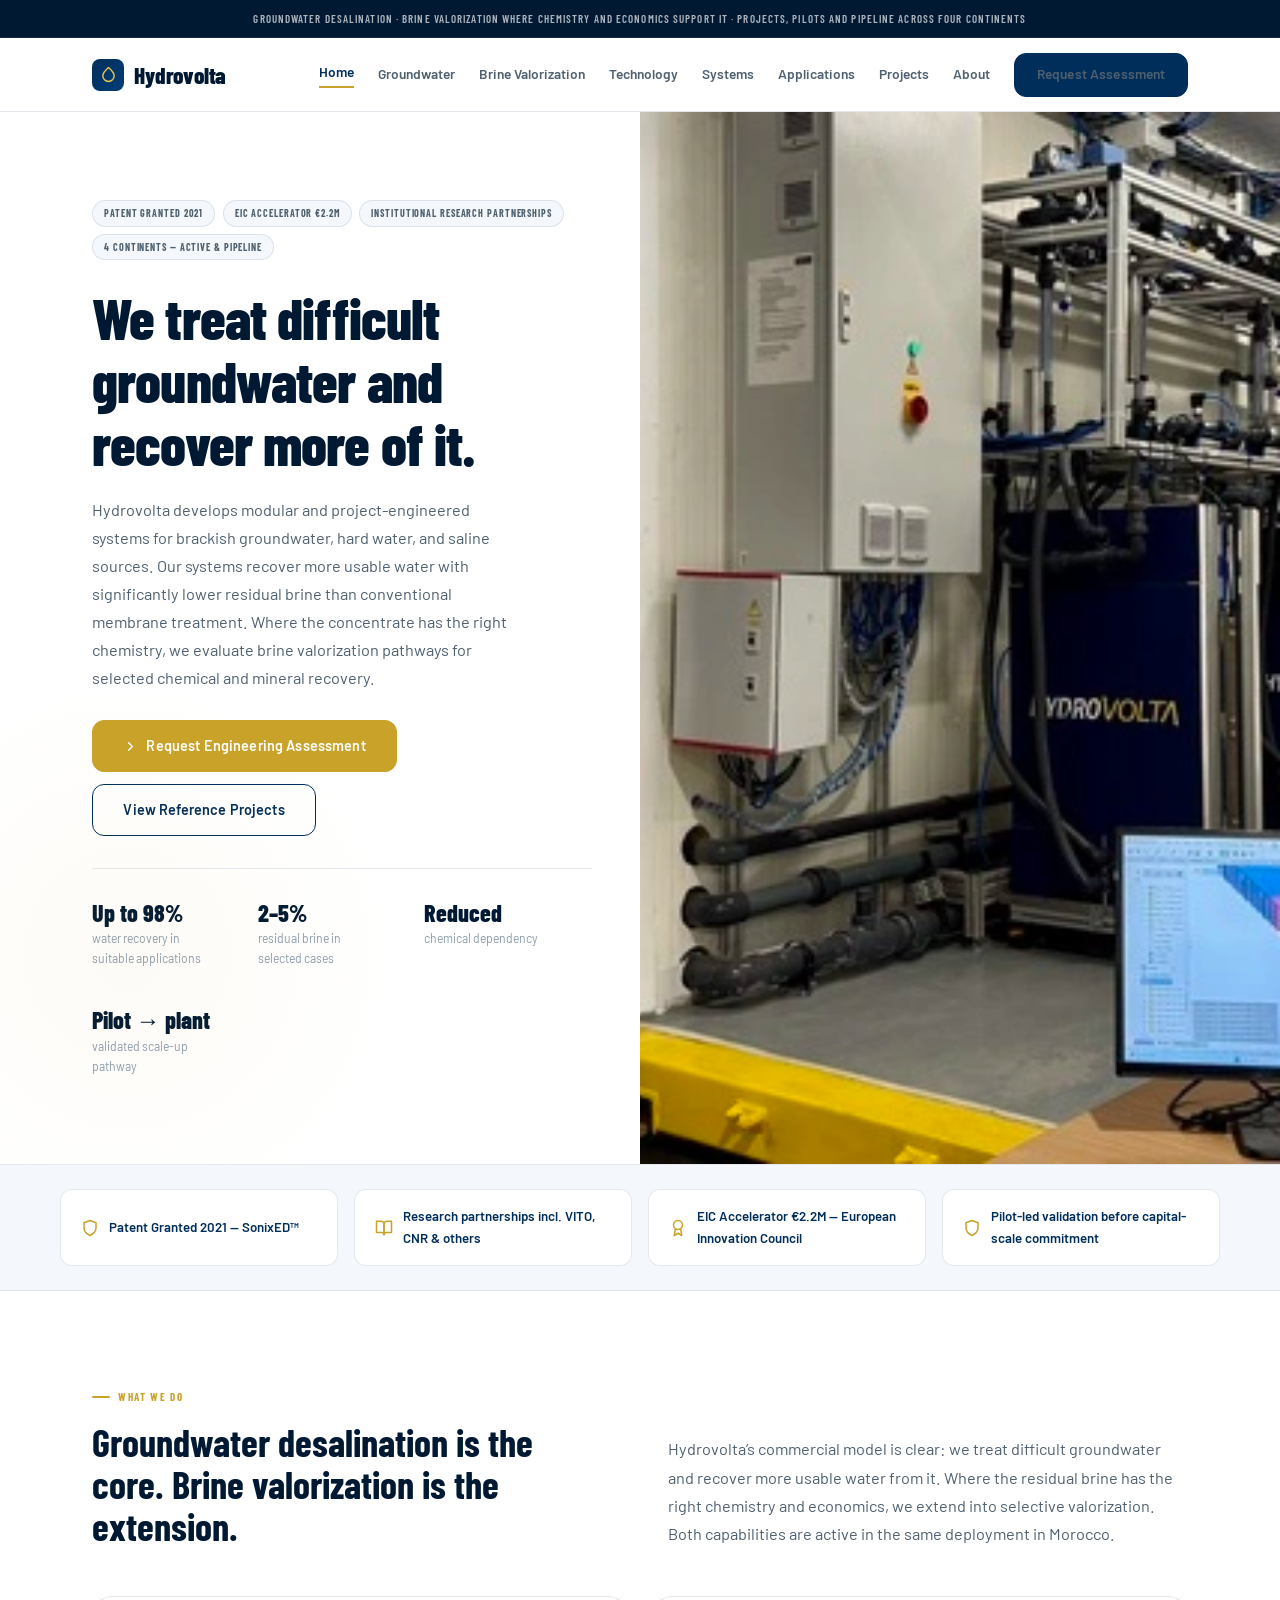
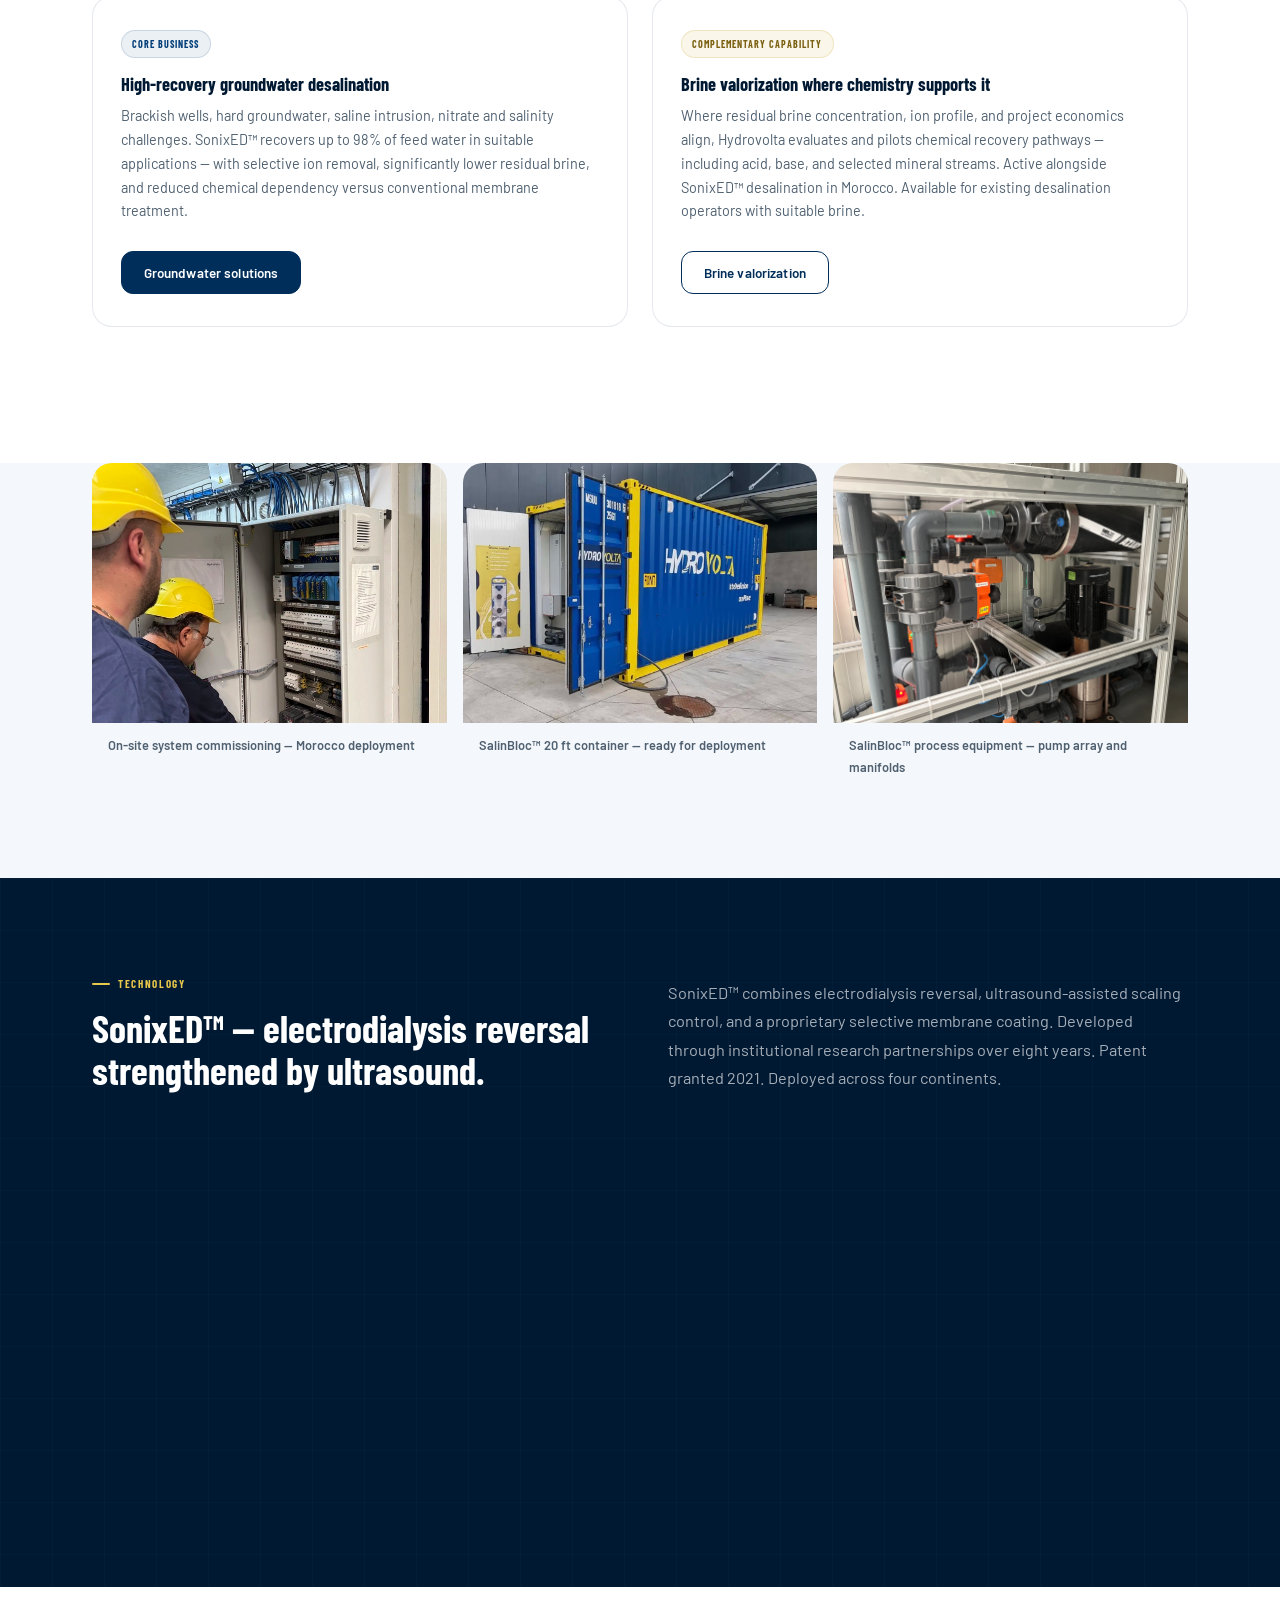
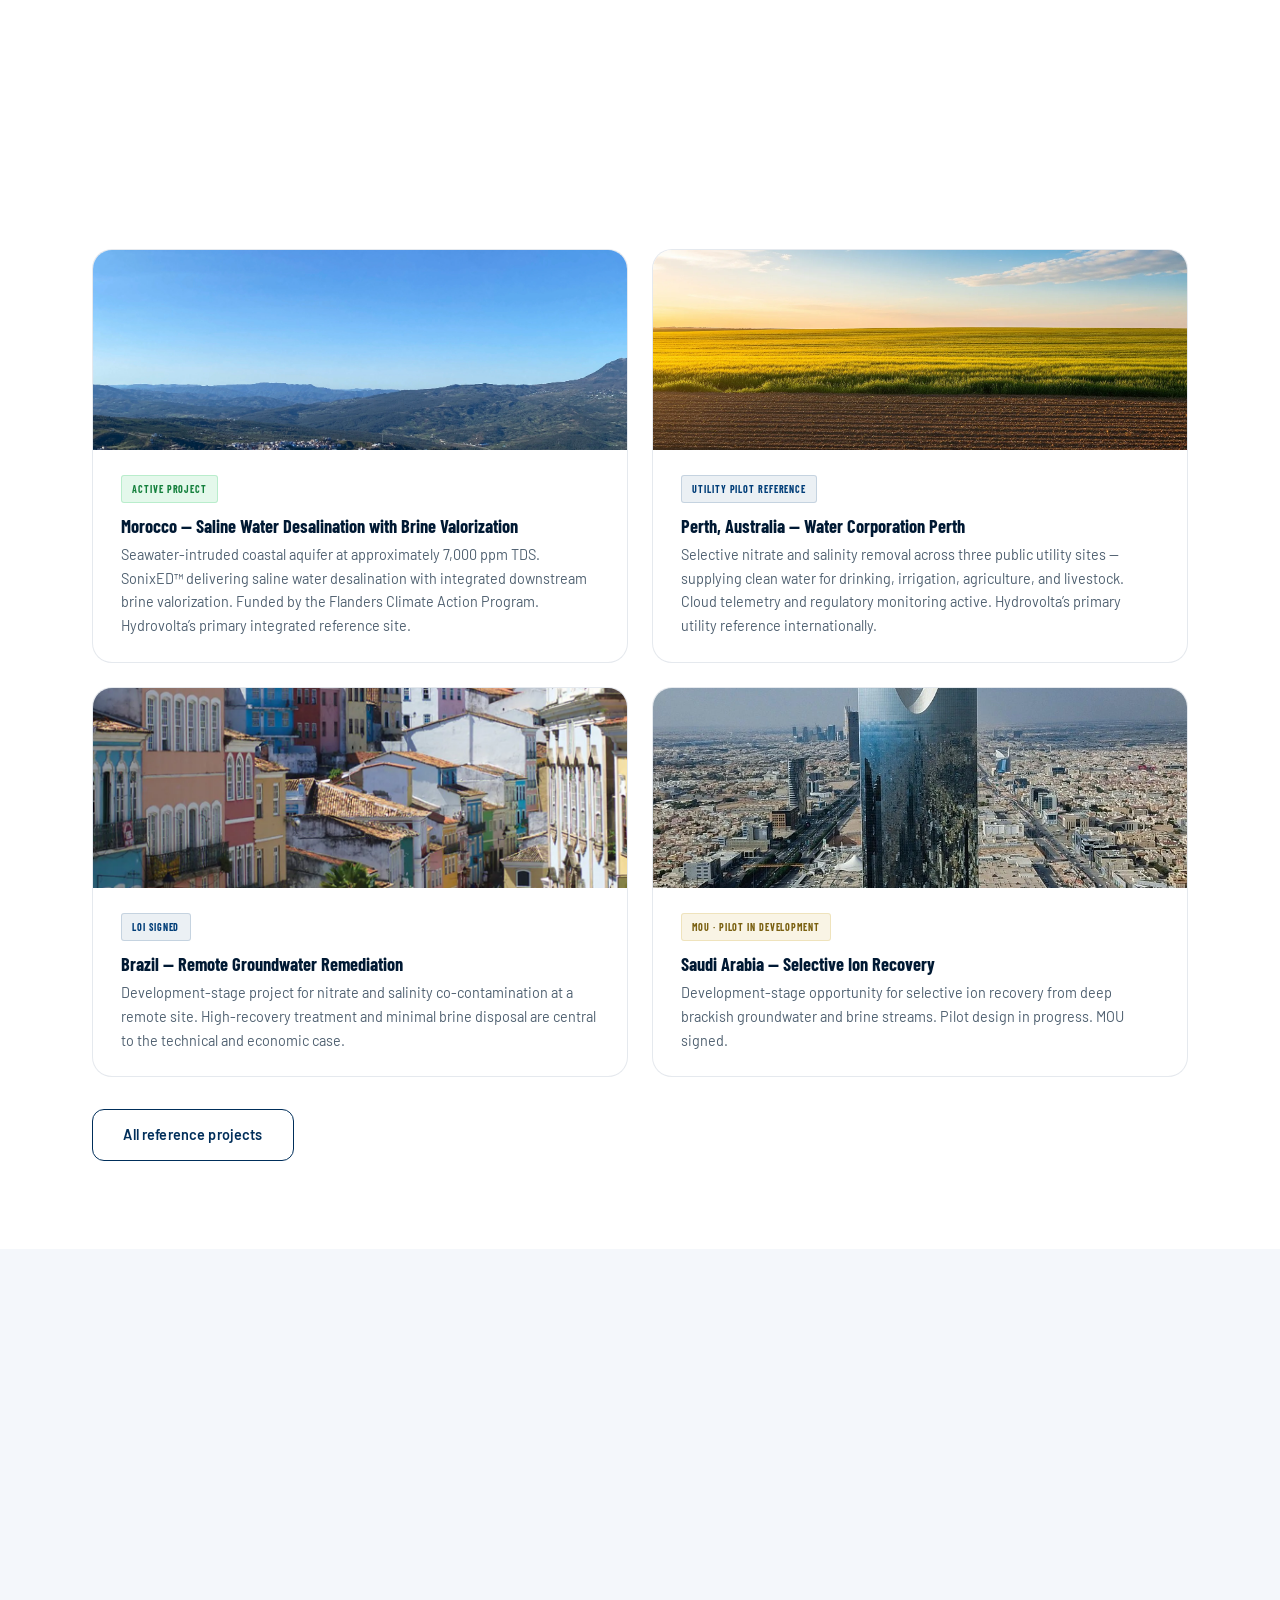
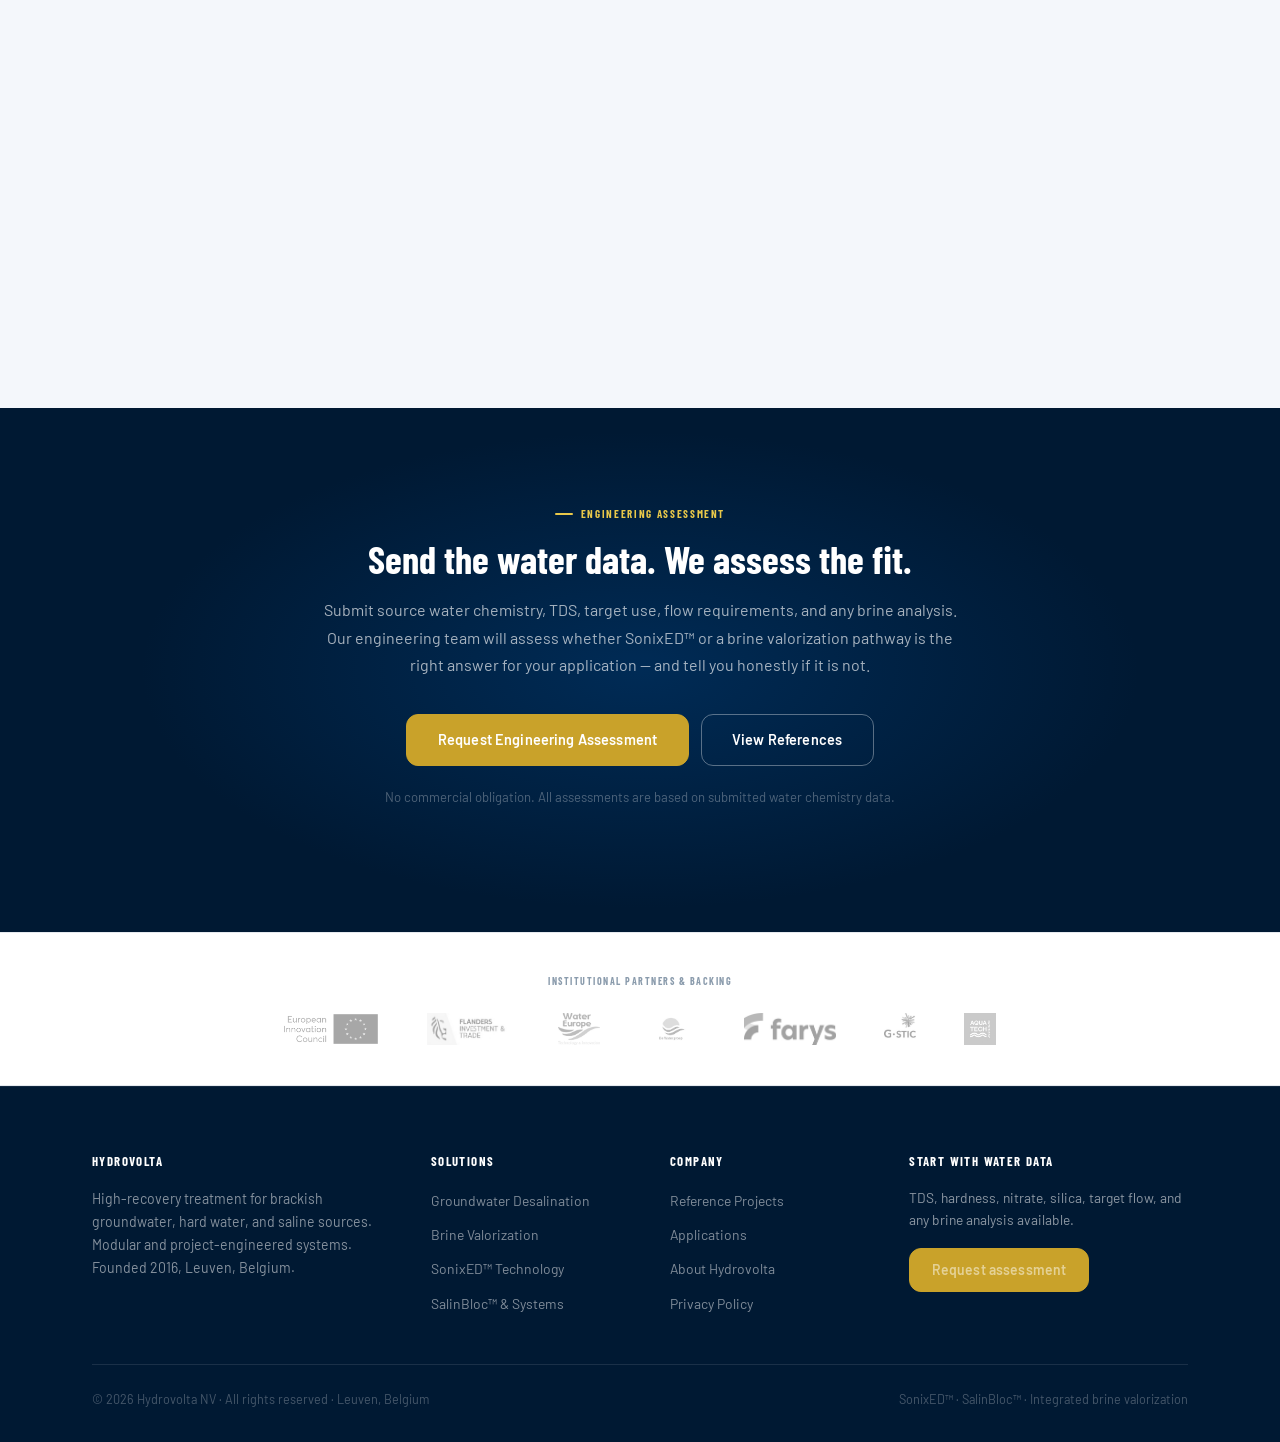
<file: index.html>
<!DOCTYPE html><html lang="en"><head><meta charset="UTF-8"/><meta name="viewport" content="width=device-width,initial-scale=1.0"/><meta name="description" content="We treat difficult groundwater and recover more of it. Modular and project-engineered systems for brackish, hard, and saline sources. Active across four continents."/><title>High-Recovery Groundwater Treatment | Hydrovolta</title><link rel="canonical" href="https://hydrovolta.com/index.html"/><meta property="og:title" content="High-Recovery Groundwater Treatment | Hydrovolta"/><meta property="og:description" content="We treat difficult groundwater and recover more of it. Modular and project-engineered systems for brackish, hard, and saline sources. Active across four continents."/><meta property="og:image" content="https://hydrovolta.com/images/hydrovolta_logo-OG.webp"/><meta name="twitter:card" content="summary_large_image"/><link rel="icon" href="images/favicon.ico"/><link rel="preconnect" href="https://fonts.googleapis.com"/><link rel="preconnect" href="https://fonts.gstatic.com" crossorigin/><link href="https://fonts.googleapis.com/css2?family=Barlow+Condensed:wght@400;500;600;700;800&family=Barlow:ital,wght@0,300;0,400;0,500;0,600;1,400&display=swap" rel="stylesheet"/><link rel="stylesheet" href="css/site.css"/></head><body><a class="skip" href="#main">Skip to content</a>
<div class="topbar">Groundwater desalination &middot; Brine valorization where chemistry and economics support it &middot; Projects, pilots and pipeline across four continents</div>
<nav class="nav" aria-label="Main navigation"><div class="nav__in"><a class="brand" href="index.html"><span class="brand__mark"><svg viewBox="0 0 24 24" width="17" height="17" fill="none" stroke="currentColor" stroke-width="2" stroke-linecap="round" stroke-linejoin="round"><path d="M12 2c-5.33 4.55-8 8.48-8 11.8a8 8 0 0 0 16 0c0-3.32-2.67-7.25-8-11.8z"/></svg></span><span>Hydrovolta</span></a>
<div class="nav__links" id="nav-links"><a href="index.html">Home</a><a href="groundwater.html">Groundwater</a><a href="brine-valorization.html">Brine Valorization</a><a href="technology.html">Technology</a><a href="systems.html">Systems</a><a href="applications.html">Applications</a><a href="projects.html">Projects</a><a href="about.html">About</a><a class="btn btn--navy btn--sm" href="contact.html">Request Assessment</a></div>
<button class="menu" id="menu-btn" aria-label="Toggle navigation" aria-expanded="false"><svg width="22" height="22" viewBox="0 0 24 24" fill="none" stroke="currentColor" stroke-width="2" stroke-linecap="round" stroke-linejoin="round"><path d="M3 12h18M3 6h18M3 18h18"/></svg></button></div></nav>
<main id="main">

<!-- HERO: split layout, full-bleed image right side -->
<section class="hero hero--split">
  <div class="hero__copy">
    <div class="badges">
      <span class="badge">Patent Granted 2021</span>
      <span class="badge">EIC Accelerator &euro;2.2M</span>
      <span class="badge">Institutional Research Partnerships</span>
      <span class="badge">4 Continents &mdash; Active &amp; Pipeline</span>
    </div>
    <h1>We treat difficult groundwater and recover more of it.</h1>
    <p class="lead" style="margin-top:1.25rem;max-width:48ch">Hydrovolta develops modular and project-engineered systems for brackish groundwater, hard water, and saline sources. Our systems recover more usable water with significantly lower residual brine than conventional membrane treatment. Where the concentrate has the right chemistry, we evaluate brine valorization pathways for selected chemical and mineral recovery.</p>
    <div class="actions">
      <a class="btn btn--gold" href="contact.html">
        <svg viewBox="0 0 24 24" fill="none" stroke="currentColor" stroke-width="2.2" stroke-linecap="round" stroke-linejoin="round" width="15" height="15"><path d="M9 18l6-6-6-6"/></svg>
        Request Engineering Assessment
      </a>
      <a class="btn btn--out" href="projects.html">View Reference Projects</a>
    </div>
    <div class="proof">
      <div><strong>Up to 98%</strong><span>water recovery in suitable applications</span></div>
      <div><strong>2&ndash;5%</strong><span>residual brine in selected cases</span></div>
      <div><strong>Reduced</strong><span>chemical dependency</span></div>
      <div><strong>Pilot &rarr; plant</strong><span>validated scale-up pathway</span></div>
    </div>
  </div>
  <div class="hero__visual">
    <img src="images/aboud_working_cropped.webp" alt="Hydrovolta engineer reviewing deployed SalinBloc system on site" fetchpriority="high">
  </div>
</section>

<!-- TRUST STRIP -->
<div class="trust" role="complementary">
  <div class="trust__in">
    <div class="titem rv"><svg viewBox="0 0 24 24" fill="none" stroke="currentColor" stroke-width="2" stroke-linecap="round" stroke-linejoin="round" width="18" height="18"><path d="M12 22s8-4 8-10V5l-8-3-8 3v7c0 6 8 10 8 10z"/></svg>Patent Granted 2021 &mdash; SonixED&trade;</div>
    <div class="titem rv d1"><svg viewBox="0 0 24 24" fill="none" stroke="currentColor" stroke-width="2" stroke-linecap="round" stroke-linejoin="round" width="18" height="18"><path d="M2 3h6a4 4 0 0 1 4 4v14a3 3 0 0 0-3-3H2z"/><path d="M22 3h-6a4 4 0 0 0-4 4v14a3 3 0 0 1 3-3h7z"/></svg>Research partnerships incl. VITO, CNR &amp; others</div>
    <div class="titem rv d2"><svg viewBox="0 0 24 24" fill="none" stroke="currentColor" stroke-width="2" stroke-linecap="round" stroke-linejoin="round" width="18" height="18"><circle cx="12" cy="8" r="6"/><path d="M15.477 12.89L17 22l-5-3-5 3 1.523-9.11"/></svg>EIC Accelerator &euro;2.2M &mdash; European Innovation Council</div>
    <div class="titem rv d3"><svg viewBox="0 0 24 24" fill="none" stroke="currentColor" stroke-width="2" stroke-linecap="round" stroke-linejoin="round" width="18" height="18"><path d="M12 22s8-4 8-10V5l-8-3-8 3v7c0 6 8 10 8 10z"/></svg>Pilot-led validation before capital-scale commitment</div>
  </div>
</div>

<!-- TWO TRACKS -->
<section class="section">
  <div class="wrap">
    <div class="head">
      <div class="rv"><span class="ey">What we do</span><h2>Groundwater desalination is the core. Brine valorization is the extension.</h2></div>
      <p class="lead rv d1">Hydrovolta&rsquo;s commercial model is clear: we treat difficult groundwater and recover more usable water from it. Where the residual brine has the right chemistry and economics, we extend into selective valorization. Both capabilities are active in the same deployment in Morocco.</p>
    </div>
    <div class="grid--2">
      <article class="card rv">
        <span class="pill">Core business</span>
        <h3>High-recovery groundwater desalination</h3>
        <p>Brackish wells, hard groundwater, saline intrusion, nitrate and salinity challenges. SonixED&trade; recovers up to 98% of feed water in suitable applications — with selective ion removal, significantly lower residual brine, and reduced chemical dependency versus conventional membrane treatment.</p>
        <div class="actions"><a class="btn btn--navy btn--sm" href="groundwater.html">Groundwater solutions</a></div>
      </article>
      <article class="card rv d1">
        <span class="pill pill--gold">Complementary capability</span>
        <h3>Brine valorization where chemistry supports it</h3>
        <p>Where residual brine concentration, ion profile, and project economics align, Hydrovolta evaluates and pilots chemical recovery pathways — including acid, base, and selected mineral streams. Active alongside SonixED&trade; desalination in Morocco. Available for existing desalination operators with suitable brine.</p>
        <div class="actions"><a class="btn btn--out btn--sm" href="brine-valorization.html">Brine valorization</a></div>
      </article>
    </div>
  </div>
</section>

<!-- PHOTO STRIP: real photos showing operational maturity -->
<section class="section section--soft" style="padding-top:0">
  <div class="wrap">
    <div class="photo-strip rv">
      <figure>
        <img src="images/monitoring_1_cropped.webp" alt="Engineers commissioning SalinBloc control systems on site Morocco" loading="lazy">
        <figcaption>On-site system commissioning &mdash; Morocco deployment</figcaption>
      </figure>
      <figure>
        <img src="images/salin_bloc.webp" alt="SalinBloc containerised water treatment unit" loading="lazy">
        <figcaption>SalinBloc&trade; 20&thinsp;ft container &mdash; ready for deployment</figcaption>
      </figure>
      <figure>
        <img src="images/pumps_in_container.webp" alt="SalinBloc process pump array interior" loading="lazy">
        <figcaption>SalinBloc&trade; process equipment &mdash; pump array and manifolds</figcaption>
      </figure>
    </div>
  </div>
</section>

<!-- TECHNOLOGY OVERVIEW -->
<section class="section section--dark">
  <div class="wrap" style="position:relative;z-index:1">
    <div class="head">
      <div class="rv"><span class="ey ey--lt">Technology</span><h2 style="color:var(--w)">SonixED&trade; — electrodialysis reversal strengthened by ultrasound.</h2></div>
      <p class="lead rv d1" style="color:rgba(255,255,255,.65)">SonixED&trade; combines electrodialysis reversal, ultrasound-assisted scaling control, and a proprietary selective membrane coating. Developed through institutional research partnerships over eight years. Patent granted 2021. Deployed across four continents.</p>
    </div>
    <div class="grid--3">
      <article class="card card--dark rv"><div class="num num--dark">EDR</div><h3>Electrodialysis Reversal</h3><p>Electric potential drives selected ions through membranes. Polarity reversal cleans membranes without chemical intervention. Stable output under variable feed TDS.</p></article>
      <article class="card card--dark rv d1"><div class="num num--dark">US</div><h3>Ultrasound Anti-Scaling</h3><p>Acoustic cavitation at the membrane surface prevents silica and hard-water scaling. 50&ndash;90% reduction in CIP cycles in validated operating contexts. Extended membrane lifespan.</p></article>
      <article class="card card--dark rv d2"><div class="num num--dark">SEL</div><h3>Selective Ion Removal</h3><p>Custom membrane coating removes nitrate, sodium, chloride, fluoride while retaining calcium and magnesium. Mineral-balanced output. No post-treatment remineralisation required.</p></article>
    </div>
    <div class="actions rv" style="margin-top:2rem"><a class="btn btn--gold" href="technology.html">Technology deep dive</a></div>
  </div>
</section>

<!-- REFERENCE PROJECTS -->
<section class="section">
  <div class="wrap">
    <div class="head">
      <div class="rv"><span class="ey">Reference projects</span><h2>Active deployments, utility pilots, and development pipeline.</h2></div>
      <p class="lead rv d1">Projects are labeled accurately by maturity. Hydrovolta has active equipment generating operational data, a contracted utility pilot, and signed LOI and MOU-stage pipeline across four continents.</p>
    </div>
    <div class="grid--2">
      <article class="card card--image rv">
        <img src="images/morocco.webp" alt="Morocco integrated water treatment project site" loading="lazy">
        <div class="card__body">
          <span class="status status--active">Active Project</span>
          <h3>Morocco &mdash; Saline Water Desalination with Brine Valorization</h3>
          <p>Seawater-intruded coastal aquifer at approximately 7,000&thinsp;ppm TDS. SonixED&trade; delivering saline water desalination with integrated downstream brine valorization. Funded by the Flanders Climate Action Program. Hydrovolta&rsquo;s primary integrated reference site.</p>
        </div>
      </article>
      <article class="card card--image rv d1">
        <img src="images/agriculture_background.webp" alt="Agricultural land supplied by Perth groundwater treatment" loading="lazy">
        <div class="card__body">
          <span class="status status--pilot">Utility Pilot Reference</span>
          <h3>Perth, Australia &mdash; Water Corporation Perth</h3>
          <p>Selective nitrate and salinity removal across three public utility sites &mdash; supplying clean water for drinking, irrigation, agriculture, and livestock. Cloud telemetry and regulatory monitoring active. Hydrovolta&rsquo;s primary utility reference internationally.</p>
        </div>
      </article>
      <article class="card card--image rv">
        <img src="images/brazil.webp" alt="Brazil remote groundwater project" loading="lazy">
        <div class="card__body">
          <span class="status status--loi">LOI Signed</span>
          <h3>Brazil &mdash; Remote Groundwater Remediation</h3>
          <p>Development-stage project for nitrate and salinity co-contamination at a remote site. High-recovery treatment and minimal brine disposal are central to the technical and economic case.</p>
        </div>
      </article>
      <article class="card card--image rv d1">
        <img src="images/saudi.webp" alt="Saudi Arabia selective recovery project" loading="lazy">
        <div class="card__body">
          <span class="status status--mou">MOU &middot; Pilot in Development</span>
          <h3>Saudi Arabia &mdash; Selective Ion Recovery</h3>
          <p>Development-stage opportunity for selective ion recovery from deep brackish groundwater and brine streams. Pilot design in progress. MOU signed.</p>
        </div>
      </article>
    </div>
    <div class="actions rv" style="margin-top:2rem"><a class="btn btn--out" href="projects.html">All reference projects</a></div>
  </div>
</section>

<!-- WHO WE WORK WITH -->
<section class="section section--soft">
  <div class="wrap">
    <div class="split rv">
      <div>
        <span class="ey">Who we work with</span>
        <h2>Water utilities, municipal authorities, and industrial operators.</h2>
        <p class="lead">Hydrovolta works with organisations that control a brackish groundwater source or process water stream, face a concrete water quality challenge, and need a solution that has been technically validated before full capital commitment.</p>
        <p class="lead">We understand how projects are funded — through development bank financing, climate action programmes, bilateral aid, or industrial capital budgets. We have navigated all of these pathways in Belgium, Morocco, and Australia.</p>
        <div style="background:var(--w);border-left:3px solid var(--g);border-radius:0 var(--r) var(--r) 0;padding:1.1rem 1.4rem;margin-top:1.5rem">
          <p style="font-size:.88rem;color:var(--m);line-height:1.65;margin:0"><strong style="color:var(--n1)">For government and public authority buyers:</strong> We are familiar with the reporting, governance, and milestone structures of development finance institutions and government climate programmes.</p>
        </div>
        <div class="actions"><a class="btn btn--navy" href="contact.html">Talk to us about your project</a></div>
      </div>
      <div class="split__image rv d1">
        <img src="images/george_speaking.webp" alt="Hydrovolta CEO George Brik presenting at Water Europe conference" loading="lazy">
      </div>
    </div>
  </div>
</section>

<!-- CTA -->
<section class="cta-strip">
  <div class="cta-strip__in">
    <span class="ey ey--lt">Engineering Assessment</span>
    <h2>Send the water data. We assess the fit.</h2>
    <p>Submit source water chemistry, TDS, target use, flow requirements, and any brine analysis. Our engineering team will assess whether SonixED&trade; or a brine valorization pathway is the right answer for your application — and tell you honestly if it is not.</p>
    <div class="actions"><a class="btn btn--gold" href="contact.html">Request Engineering Assessment</a><a class="btn btn--ghost" href="projects.html">View References</a></div>
    <p class="note">No commercial obligation. All assessments are based on submitted water chemistry data.</p>
  </div>
</section>

</main>
<section class="logos"><div class="wrap"><p>Institutional partners &amp; backing</p><div class="logos__row"><img src="images/EIC_logo.webp" alt="European Innovation Council" loading="lazy"><img src="images/flanders_logo.webp" alt="Flanders" loading="lazy"><img src="images/watereu_logo.webp" alt="Water Europe" loading="lazy"><img src="images/watergroep_logo.webp" alt="De Watergroep" loading="lazy"><img src="images/farys_logo.webp" alt="Farys" loading="lazy"><img src="images/GSTIC_logo.webp" alt="GSTIC" loading="lazy"><img src="images/aquatech_logo.webp" alt="Aquatech" loading="lazy"></div></div></section><footer class="footer"><div class="wrap"><div class="footer__grid"><div><h4>Hydrovolta</h4><p>High-recovery treatment for brackish groundwater, hard water, and saline sources. Modular and project-engineered systems. Founded 2016, Leuven, Belgium.</p></div><div><h4>Solutions</h4><ul><li><a href="groundwater.html">Groundwater Desalination</a></li><li><a href="brine-valorization.html">Brine Valorization</a></li><li><a href="technology.html">SonixED&trade; Technology</a></li><li><a href="systems.html">SalinBloc&trade; &amp; Systems</a></li></ul></div><div><h4>Company</h4><ul><li><a href="projects.html">Reference Projects</a></li><li><a href="applications.html">Applications</a></li><li><a href="about.html">About Hydrovolta</a></li><li><a href="privacy.html">Privacy Policy</a></li></ul></div><div><h4>Start with water data</h4><p>TDS, hardness, nitrate, silica, target flow, and any brine analysis available.</p><p style="margin-top:1rem"><a class="btn btn--gold btn--sm" href="contact.html">Request assessment</a></p></div></div><div class="footer__bottom"><p>&copy; <span data-year></span> Hydrovolta NV &middot; All rights reserved &middot; Leuven, Belgium</p><p>SonixED&trade; &middot; SalinBloc&trade; &middot; Integrated brine valorization</p></div></div></footer><script src="js/site.js"></script></body></html>
</file>
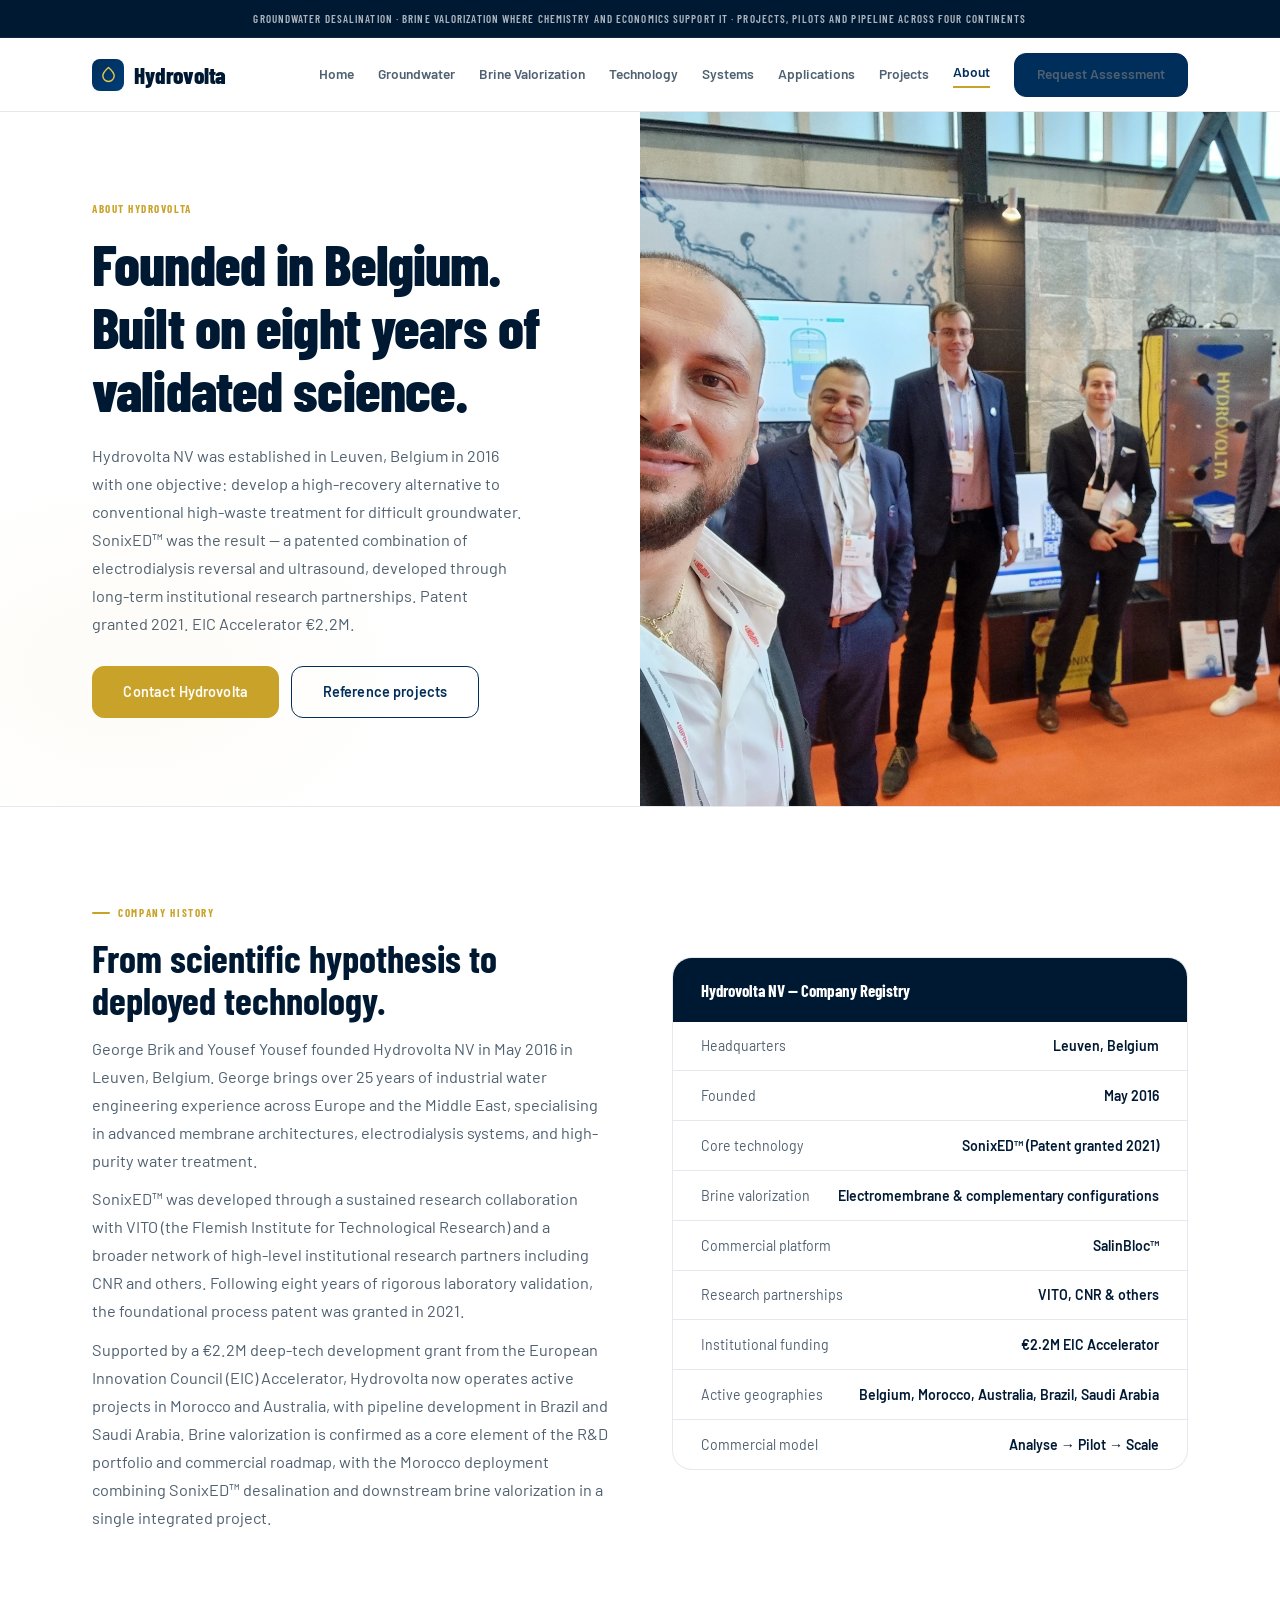
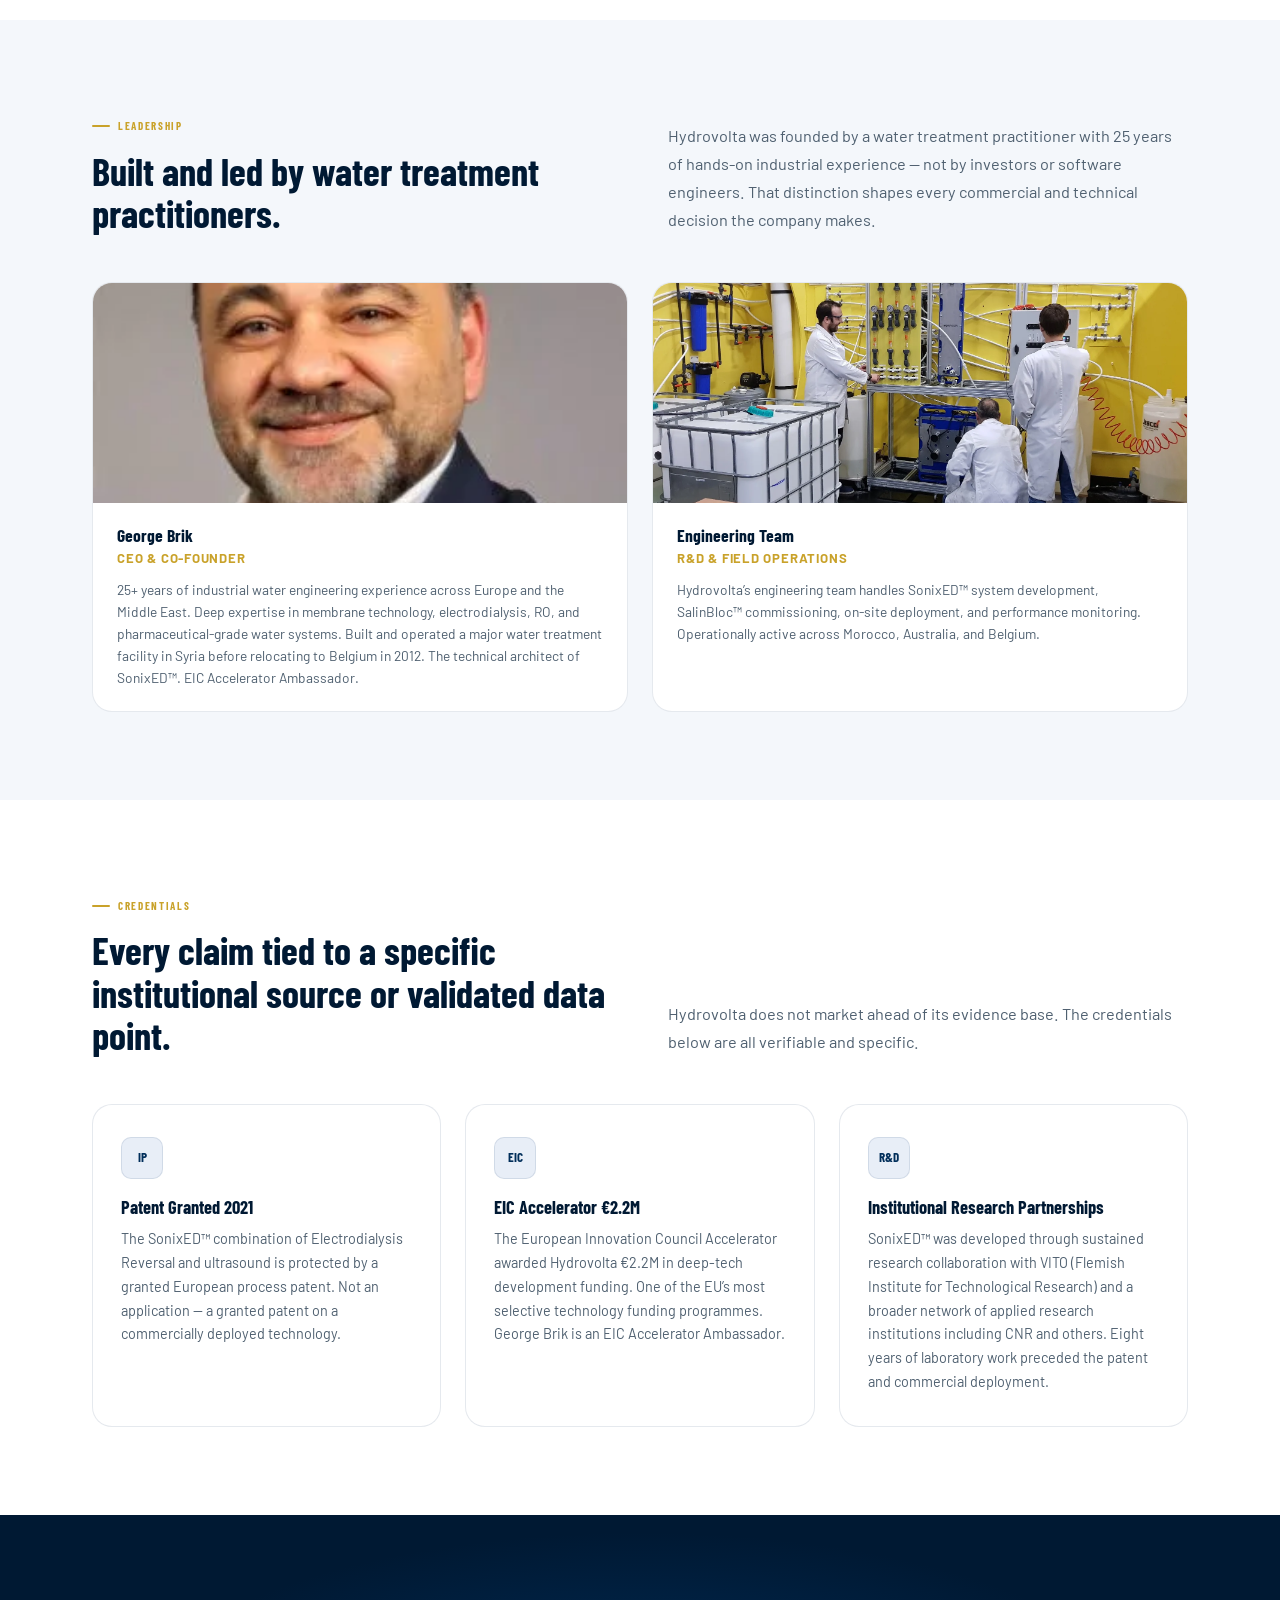
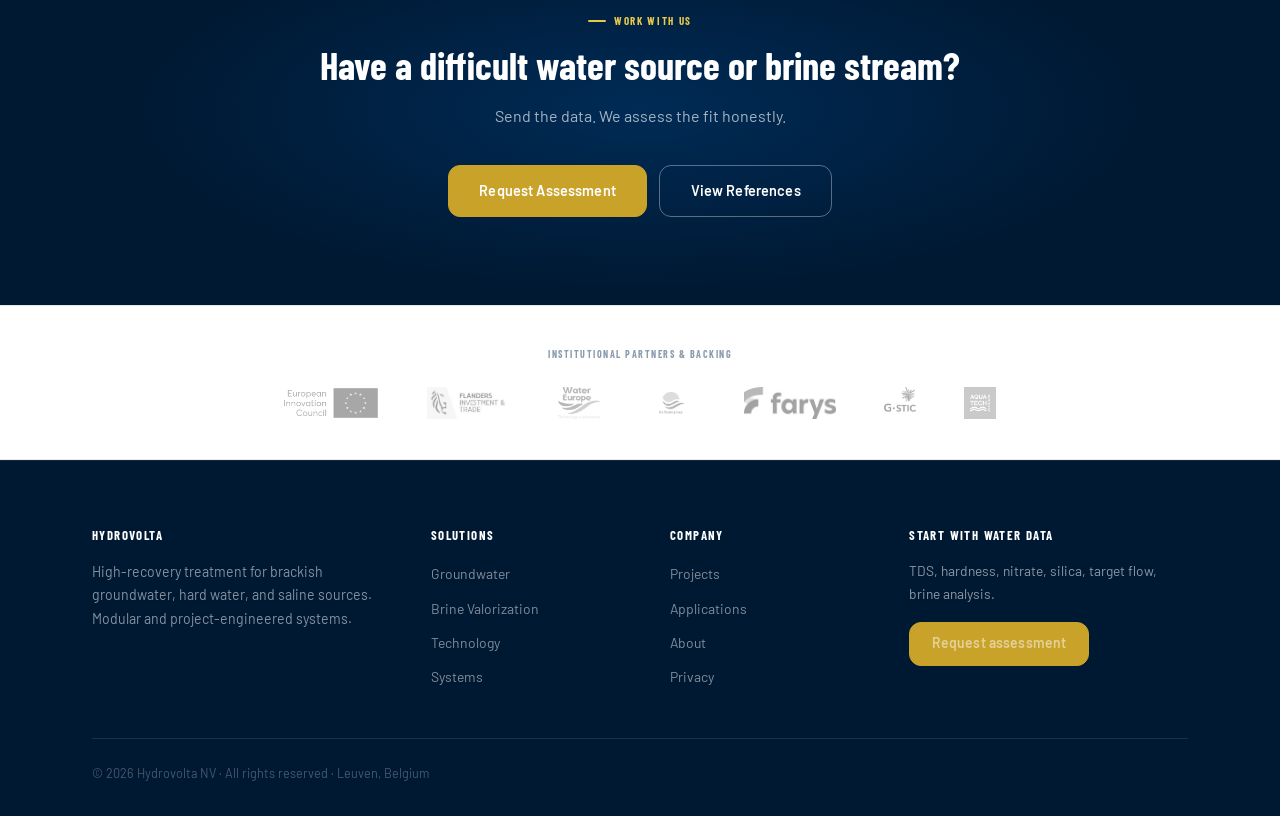
<file: about.html>
<!DOCTYPE html><html lang="en"><head><meta charset="UTF-8"/><meta name="viewport" content="width=device-width,initial-scale=1.0"/><meta name="description" content="Hydrovolta NV, founded 2016, Leuven Belgium. Patent granted 2021. EIC Accelerator 2.2M. Institutional partnerships VITO CNR. George Brik CEO."/><title>About | Hydrovolta</title><link rel="canonical" href="https://hydrovolta.com/about.html"/><meta property="og:title" content="About | Hydrovolta"/><meta property="og:description" content="Hydrovolta NV, founded 2016, Leuven Belgium. Patent granted 2021. EIC Accelerator 2.2M. Institutional partnerships VITO CNR. George Brik CEO."/><meta property="og:image" content="https://hydrovolta.com/images/hydrovolta_logo-OG.webp"/><meta name="twitter:card" content="summary_large_image"/><link rel="icon" href="images/favicon.ico"/><link rel="preconnect" href="https://fonts.googleapis.com"/><link rel="preconnect" href="https://fonts.gstatic.com" crossorigin/><link href="https://fonts.googleapis.com/css2?family=Barlow+Condensed:wght@400;500;600;700;800&family=Barlow:ital,wght@0,300;0,400;0,500;0,600;1,400&display=swap" rel="stylesheet"/><link rel="stylesheet" href="css/site.css"/></head><body><a class="skip" href="#main">Skip to content</a>
<div class="topbar">Groundwater desalination &middot; Brine valorization where chemistry and economics support it &middot; Projects, pilots and pipeline across four continents</div>
<nav class="nav" aria-label="Main navigation"><div class="nav__in"><a class="brand" href="index.html"><span class="brand__mark"><svg viewBox="0 0 24 24" width="17" height="17" fill="none" stroke="currentColor" stroke-width="2" stroke-linecap="round" stroke-linejoin="round"><path d="M12 2c-5.33 4.55-8 8.48-8 11.8a8 8 0 0 0 16 0c0-3.32-2.67-7.25-8-11.8z"/></svg></span><span>Hydrovolta</span></a>
<div class="nav__links" id="nav-links"><a href="index.html">Home</a><a href="groundwater.html">Groundwater</a><a href="brine-valorization.html">Brine Valorization</a><a href="technology.html">Technology</a><a href="systems.html">Systems</a><a href="applications.html">Applications</a><a href="projects.html">Projects</a><a href="about.html">About</a><a class="btn btn--navy btn--sm" href="contact.html">Request Assessment</a></div>
<button class="menu" id="menu-btn" aria-label="Toggle navigation" aria-expanded="false"><svg width="22" height="22" viewBox="0 0 24 24" fill="none" stroke="currentColor" stroke-width="2" stroke-linecap="round" stroke-linejoin="round"><path d="M3 12h18M3 6h18M3 18h18"/></svg></button></div></nav>
<main id="main">
<section class="hero hero--split">
  <div class="hero__copy">
    <span class="kicker">About Hydrovolta</span>
    <h1>Founded in Belgium. Built on eight years of validated science.</h1>
    <p class="lead" style="margin-top:1.25rem;max-width:48ch">Hydrovolta NV was established in Leuven, Belgium in 2016 with one objective: develop a high-recovery alternative to conventional high-waste treatment for difficult groundwater. SonixED&trade; was the result &mdash; a patented combination of electrodialysis reversal and ultrasound, developed through long-term institutional research partnerships. Patent granted 2021. EIC Accelerator &euro;2.2M.</p>
    <div class="actions"><a class="btn btn--gold" href="contact.html">Contact Hydrovolta</a><a class="btn btn--out" href="projects.html">Reference projects</a></div>
  </div>
  <div class="hero__visual">
    <img src="images/team_portret.webp" alt="Hydrovolta team at Aquatech international trade show with SonixED membrane stack" fetchpriority="high">
  </div>
</section>

<section class="section">
  <div class="wrap">
    <div class="split rv">
      <div>
        <span class="ey">Company history</span>
        <h2>From scientific hypothesis to deployed technology.</h2>
        <p class="lead">George Brik and Yousef Yousef founded Hydrovolta NV in May 2016 in Leuven, Belgium. George brings over 25 years of industrial water engineering experience across Europe and the Middle East, specialising in advanced membrane architectures, electrodialysis systems, and high-purity water treatment.</p>
        <p class="lead">SonixED&trade; was developed through a sustained research collaboration with VITO (the Flemish Institute for Technological Research) and a broader network of high-level institutional research partners including CNR and others. Following eight years of rigorous laboratory validation, the foundational process patent was granted in 2021.</p>
        <p class="lead">Supported by a &euro;2.2M deep-tech development grant from the European Innovation Council (EIC) Accelerator, Hydrovolta now operates active projects in Morocco and Australia, with pipeline development in Brazil and Saudi Arabia. Brine valorization is confirmed as a core element of the R&amp;D portfolio and commercial roadmap, with the Morocco deployment combining SonixED&trade; desalination and downstream brine valorization in a single integrated project.</p>
      </div>
      <div class="registry rv d1">
        <div class="registry__head"><h3>Hydrovolta NV &mdash; Company Registry</h3></div>
        <div class="rrow"><span>Headquarters</span><span>Leuven, Belgium</span></div>
        <div class="rrow"><span>Founded</span><span>May 2016</span></div>
        <div class="rrow"><span>Core technology</span><span>SonixED&trade; (Patent granted 2021)</span></div>
        <div class="rrow"><span>Brine valorization</span><span>Electromembrane &amp; complementary configurations</span></div>
        <div class="rrow"><span>Commercial platform</span><span>SalinBloc&trade;</span></div>
        <div class="rrow"><span>Research partnerships</span><span>VITO, CNR &amp; others</span></div>
        <div class="rrow"><span>Institutional funding</span><span>&euro;2.2M EIC Accelerator</span></div>
        <div class="rrow"><span>Active geographies</span><span>Belgium, Morocco, Australia, Brazil, Saudi Arabia</span></div>
        <div class="rrow"><span>Commercial model</span><span>Analyse &rarr; Pilot &rarr; Scale</span></div>
      </div>
    </div>
  </div>
</section>

<section class="section section--soft">
  <div class="wrap">
    <div class="head"><div class="rv"><span class="ey">Leadership</span><h2>Built and led by water treatment practitioners.</h2></div>
    <p class="lead rv d1">Hydrovolta was founded by a water treatment practitioner with 25 years of hands-on industrial experience &mdash; not by investors or software engineers. That distinction shapes every commercial and technical decision the company makes.</p></div>
    <div class="team-grid" style="grid-template-columns:1fr 1fr">
      <article class="team-card rv">
        <img src="images/George.webp" alt="George Brik, CEO and Co-Founder, Hydrovolta" loading="lazy">
        <div class="team-card__body">
          <h3>George Brik</h3>
          <div class="role">CEO &amp; Co-Founder</div>
          <p>25+ years of industrial water engineering experience across Europe and the Middle East. Deep expertise in membrane technology, electrodialysis, RO, and pharmaceutical-grade water systems. Built and operated a major water treatment facility in Syria before relocating to Belgium in 2012. The technical architect of SonixED&trade;. EIC Accelerator Ambassador.</p>
        </div>
      </article>
      
      <article class="team-card rv d1">
        <img src="images/team_working.webp" alt="Hydrovolta engineering team working on SonixED system" loading="lazy">
        <div class="team-card__body">
          <h3>Engineering Team</h3>
          <div class="role">R&amp;D &amp; Field Operations</div>
          <p>Hydrovolta&rsquo;s engineering team handles SonixED&trade; system development, SalinBloc&trade; commissioning, on-site deployment, and performance monitoring. Operationally active across Morocco, Australia, and Belgium.</p>
        </div>
      </article>
    </div>
  </div>
</section>

<section class="section">
  <div class="wrap">
    <div class="head"><div class="rv"><span class="ey">Credentials</span><h2>Every claim tied to a specific institutional source or validated data point.</h2></div>
    <p class="lead rv d1">Hydrovolta does not market ahead of its evidence base. The credentials below are all verifiable and specific.</p></div>
    <div class="grid--3">
      <article class="card rv"><div class="num">IP</div><h3>Patent Granted 2021</h3><p>The SonixED&trade; combination of Electrodialysis Reversal and ultrasound is protected by a granted European process patent. Not an application &mdash; a granted patent on a commercially deployed technology.</p></article>
      <article class="card rv d1"><div class="num">EIC</div><h3>EIC Accelerator &euro;2.2M</h3><p>The European Innovation Council Accelerator awarded Hydrovolta &euro;2.2M in deep-tech development funding. One of the EU&rsquo;s most selective technology funding programmes. George Brik is an EIC Accelerator Ambassador.</p></article>
      <article class="card rv d2"><div class="num">R&amp;D</div><h3>Institutional Research Partnerships</h3><p>SonixED&trade; was developed through sustained research collaboration with VITO (Flemish Institute for Technological Research) and a broader network of applied research institutions including CNR and others. Eight years of laboratory work preceded the patent and commercial deployment.</p></article>
    </div>
  </div>
</section>

<section class="cta-strip"><div class="cta-strip__in"><span class="ey ey--lt">Work with us</span><h2>Have a difficult water source or brine stream?</h2><p>Send the data. We assess the fit honestly.</p><div class="actions"><a class="btn btn--gold" href="contact.html">Request Assessment</a><a class="btn btn--ghost" href="projects.html">View References</a></div></div></section>
</main><section class="logos"><div class="wrap"><p>Institutional partners &amp; backing</p><div class="logos__row"><img src="images/EIC_logo.webp" alt="EIC" loading="lazy"><img src="images/flanders_logo.webp" alt="Flanders" loading="lazy"><img src="images/watereu_logo.webp" alt="Water Europe" loading="lazy"><img src="images/watergroep_logo.webp" alt="De Watergroep" loading="lazy"><img src="images/farys_logo.webp" alt="Farys" loading="lazy"><img src="images/GSTIC_logo.webp" alt="GSTIC" loading="lazy"><img src="images/aquatech_logo.webp" alt="Aquatech" loading="lazy"></div></div></section><footer class="footer"><div class="wrap"><div class="footer__grid"><div><h4>Hydrovolta</h4><p>High-recovery treatment for brackish groundwater, hard water, and saline sources. Modular and project-engineered systems.</p></div><div><h4>Solutions</h4><ul><li><a href="groundwater.html">Groundwater</a></li><li><a href="brine-valorization.html">Brine Valorization</a></li><li><a href="technology.html">Technology</a></li><li><a href="systems.html">Systems</a></li></ul></div><div><h4>Company</h4><ul><li><a href="projects.html">Projects</a></li><li><a href="applications.html">Applications</a></li><li><a href="about.html">About</a></li><li><a href="privacy.html">Privacy</a></li></ul></div><div><h4>Start with water data</h4><p>TDS, hardness, nitrate, silica, target flow, brine analysis.</p><p style="margin-top:1rem"><a class="btn btn--gold btn--sm" href="contact.html">Request assessment</a></p></div></div><div class="footer__bottom"><p>&copy; <span data-year></span> Hydrovolta NV &middot; All rights reserved &middot; Leuven, Belgium</p></div></div></footer><script src="js/site.js"></script></body></html>
</file>
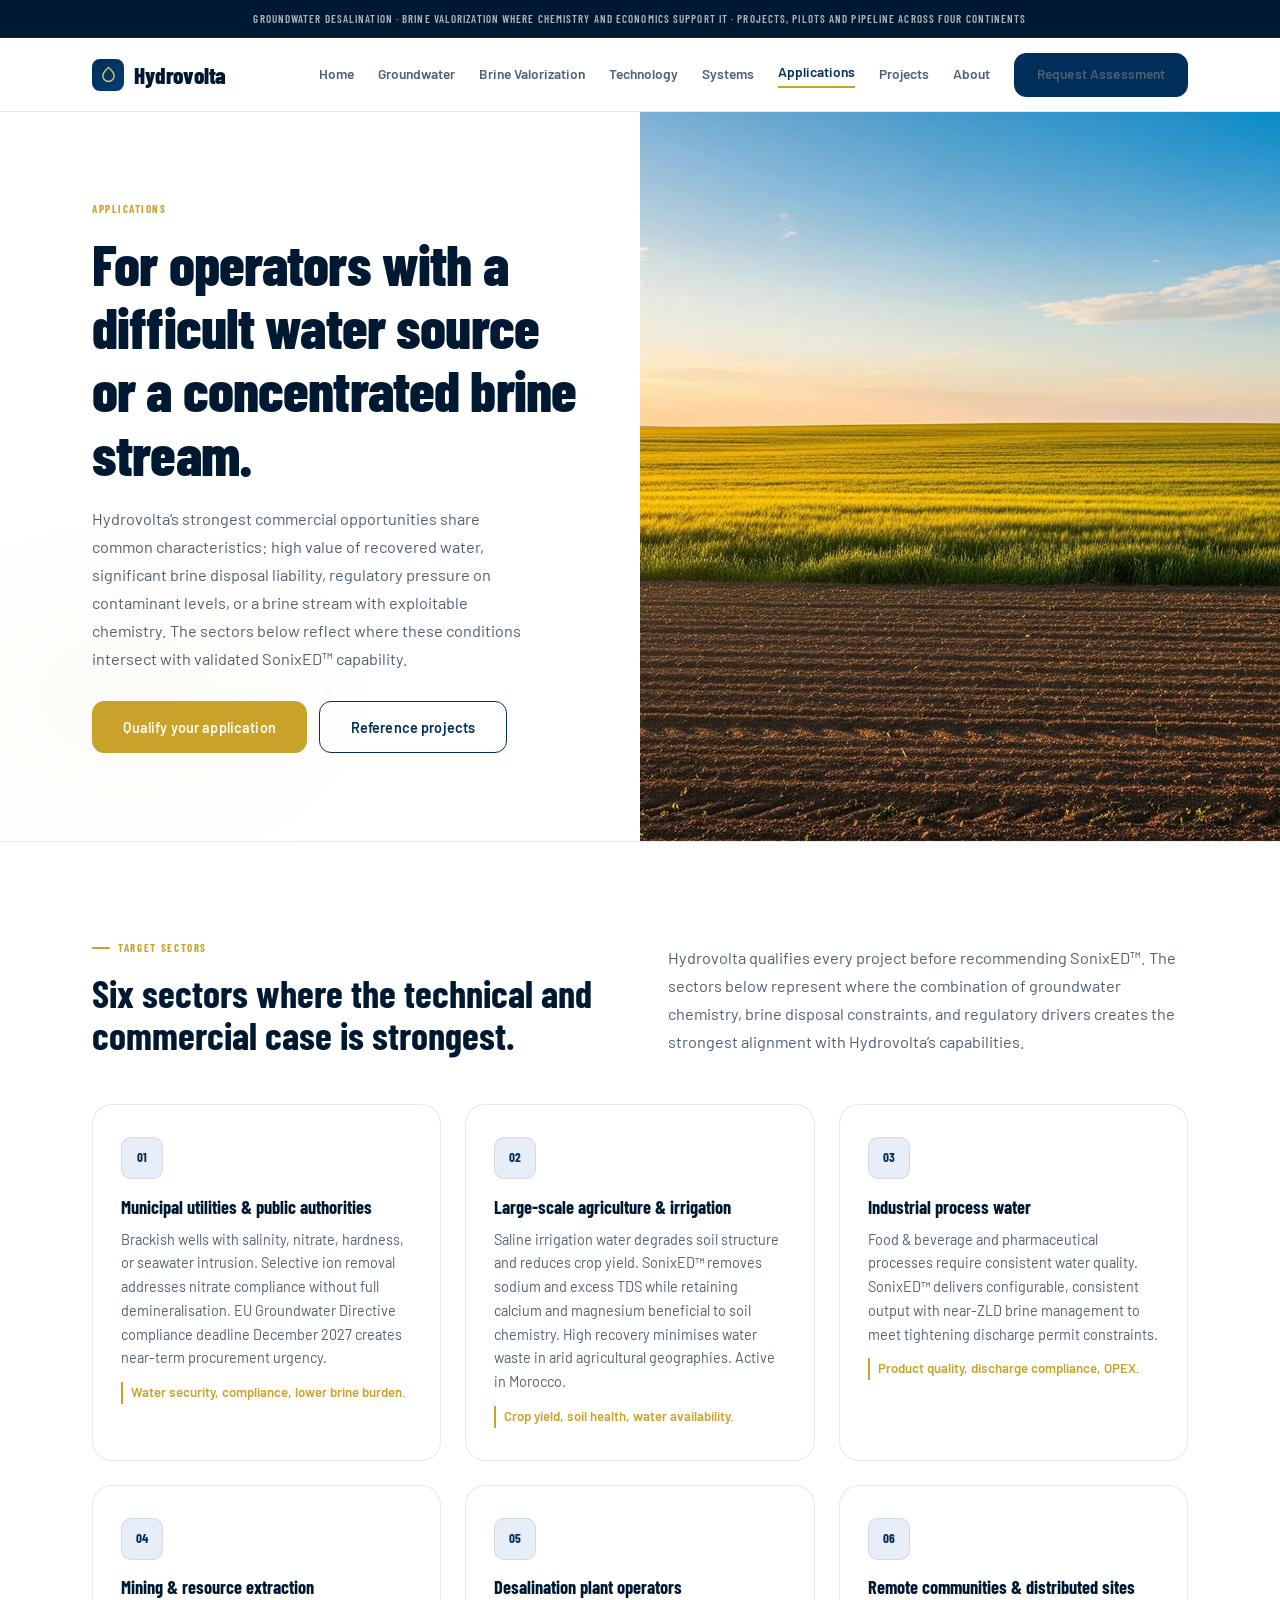
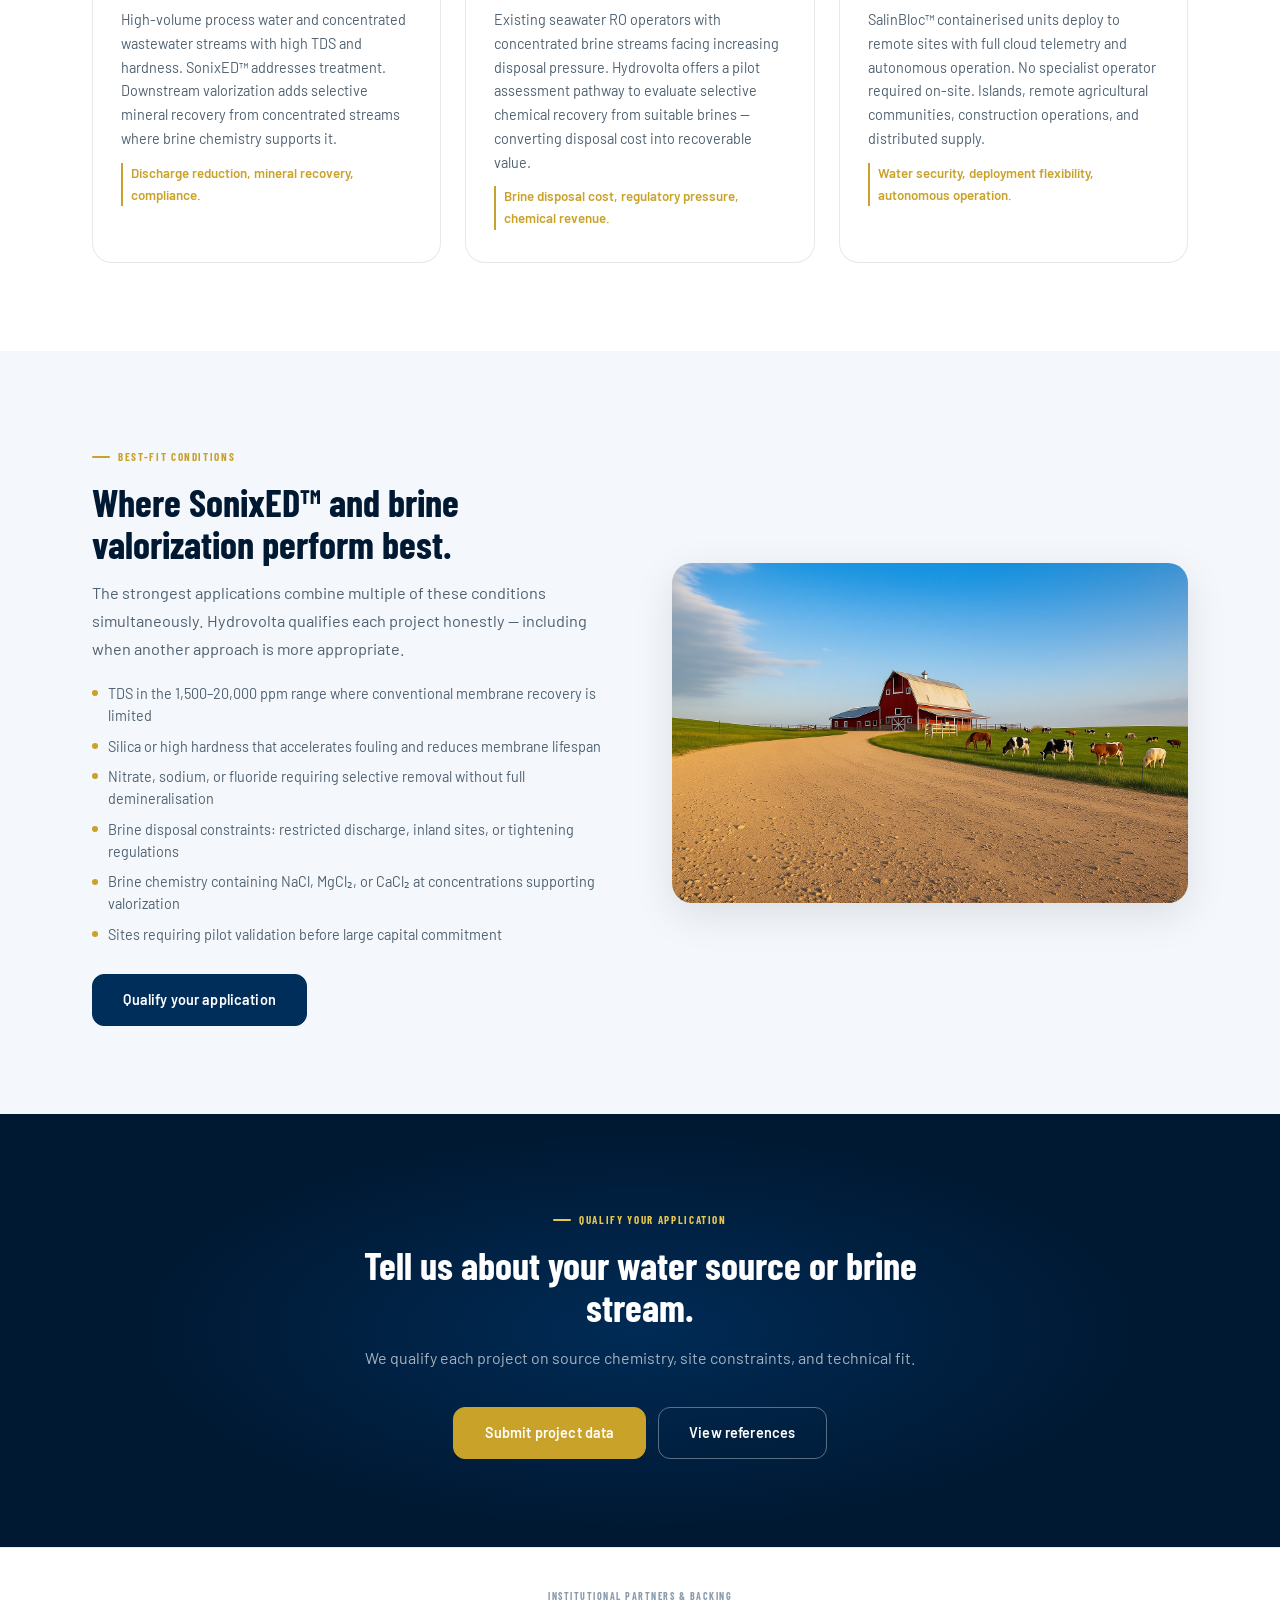
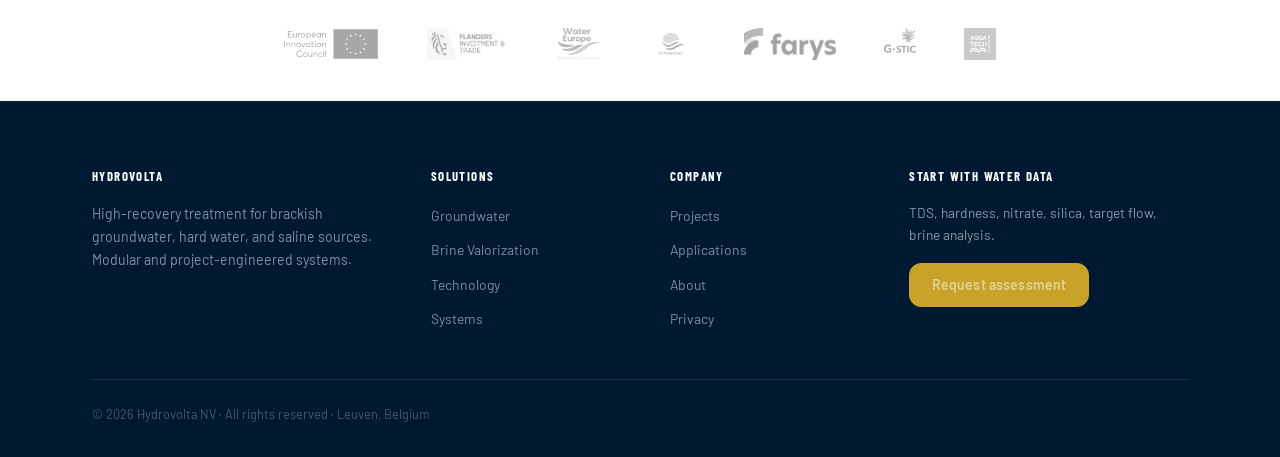
<file: applications.html>
<!DOCTYPE html><html lang="en"><head><meta charset="UTF-8"/><meta name="viewport" content="width=device-width,initial-scale=1.0"/><meta name="description" content="Hydrovolta serves municipal utilities, agriculture, industry, mining, desalination operators and remote sites with difficult water sources."/><title>Applications | Hydrovolta</title><link rel="canonical" href="https://hydrovolta.com/applications.html"/><meta property="og:title" content="Applications | Hydrovolta"/><meta property="og:description" content="Hydrovolta serves municipal utilities, agriculture, industry, mining, desalination operators and remote sites with difficult water sources."/><meta property="og:image" content="https://hydrovolta.com/images/hydrovolta_logo-OG.webp"/><meta name="twitter:card" content="summary_large_image"/><link rel="icon" href="images/favicon.ico"/><link rel="preconnect" href="https://fonts.googleapis.com"/><link rel="preconnect" href="https://fonts.gstatic.com" crossorigin/><link href="https://fonts.googleapis.com/css2?family=Barlow+Condensed:wght@400;500;600;700;800&family=Barlow:ital,wght@0,300;0,400;0,500;0,600;1,400&display=swap" rel="stylesheet"/><link rel="stylesheet" href="css/site.css"/></head><body><a class="skip" href="#main">Skip to content</a><div class="topbar">Groundwater desalination &middot; Brine valorization where chemistry and economics support it &middot; Projects, pilots and pipeline across four continents</div><nav class="nav" aria-label="Main navigation"><div class="nav__in"><a class="brand" href="index.html"><span class="brand__mark"><svg viewBox="0 0 24 24" width="17" height="17" fill="none" stroke="currentColor" stroke-width="2" stroke-linecap="round" stroke-linejoin="round"><path d="M12 2c-5.33 4.55-8 8.48-8 11.8a8 8 0 0 0 16 0c0-3.32-2.67-7.25-8-11.8z"/></svg></span><span>Hydrovolta</span></a><div class="nav__links" id="nav-links"><a href="index.html">Home</a><a href="groundwater.html">Groundwater</a><a href="brine-valorization.html">Brine Valorization</a><a href="technology.html">Technology</a><a href="systems.html">Systems</a><a href="applications.html">Applications</a><a href="projects.html">Projects</a><a href="about.html">About</a><a class="btn btn--navy btn--sm" href="contact.html">Request Assessment</a></div><button class="menu" id="menu-btn" aria-label="Toggle navigation" aria-expanded="false"><svg width="22" height="22" viewBox="0 0 24 24" fill="none" stroke="currentColor" stroke-width="2" stroke-linecap="round" stroke-linejoin="round"><path d="M3 12h18M3 6h18M3 18h18"/></svg></button></div></nav>
<main id="main">
<section class="hero hero--split">
  <div class="hero__copy">
    <span class="kicker">Applications</span>
    <h1>For operators with a difficult water source or a concentrated brine stream.</h1>
    <p class="lead" style="margin-top:1.25rem;max-width:48ch">Hydrovolta&rsquo;s strongest commercial opportunities share common characteristics: high value of recovered water, significant brine disposal liability, regulatory pressure on contaminant levels, or a brine stream with exploitable chemistry. The sectors below reflect where these conditions intersect with validated SonixED&trade; capability.</p>
    <div class="actions"><a class="btn btn--gold" href="contact.html">Qualify your application</a><a class="btn btn--out" href="projects.html">Reference projects</a></div>
  </div>
  <div class="hero__visual hero__visual--right">
    <img src="images/agriculture_background.webp" alt="Agricultural irrigation groundwater treatment application" fetchpriority="high">
  </div>
</section>

<section class="section">
  <div class="wrap">
    <div class="head"><div class="rv"><span class="ey">Target sectors</span><h2>Six sectors where the technical and commercial case is strongest.</h2></div>
    <p class="lead rv d1">Hydrovolta qualifies every project before recommending SonixED&trade;. The sectors below represent where the combination of groundwater chemistry, brine disposal constraints, and regulatory drivers creates the strongest alignment with Hydrovolta&rsquo;s capabilities.</p></div>
    <div class="grid--3">
      <article class="card rv"><div class="num">01</div><h3>Municipal utilities &amp; public authorities</h3>
        <p>Brackish wells with salinity, nitrate, hardness, or seawater intrusion. Selective ion removal addresses nitrate compliance without full demineralisation. EU Groundwater Directive compliance deadline December 2027 creates near-term procurement urgency.</p>
        <p style="margin-top:.75rem;font-size:.83rem;font-weight:600;color:var(--g);border-left:2px solid var(--g);padding-left:.5rem">Water security, compliance, lower brine burden.</p>
      </article>
      <article class="card rv d1"><div class="num">02</div><h3>Large-scale agriculture &amp; irrigation</h3>
        <p>Saline irrigation water degrades soil structure and reduces crop yield. SonixED&trade; removes sodium and excess TDS while retaining calcium and magnesium beneficial to soil chemistry. High recovery minimises water waste in arid agricultural geographies. Active in Morocco.</p>
        <p style="margin-top:.75rem;font-size:.83rem;font-weight:600;color:var(--g);border-left:2px solid var(--g);padding-left:.5rem">Crop yield, soil health, water availability.</p>
      </article>
      <article class="card rv d2"><div class="num">03</div><h3>Industrial process water</h3>
        <p>Food &amp; beverage and pharmaceutical processes require consistent water quality. SonixED&trade; delivers configurable, consistent output with near-ZLD brine management to meet tightening discharge permit constraints.</p>
        <p style="margin-top:.75rem;font-size:.83rem;font-weight:600;color:var(--g);border-left:2px solid var(--g);padding-left:.5rem">Product quality, discharge compliance, OPEX.</p>
      </article>
      <article class="card rv"><div class="num">04</div><h3>Mining &amp; resource extraction</h3>
        <p>High-volume process water and concentrated wastewater streams with high TDS and hardness. SonixED&trade; addresses treatment. Downstream valorization adds selective mineral recovery from concentrated streams where brine chemistry supports it.</p>
        <p style="margin-top:.75rem;font-size:.83rem;font-weight:600;color:var(--g);border-left:2px solid var(--g);padding-left:.5rem">Discharge reduction, mineral recovery, compliance.</p>
      </article>
      <article class="card rv d1"><div class="num">05</div><h3>Desalination plant operators</h3>
        <p>Existing seawater RO operators with concentrated brine streams facing increasing disposal pressure. Hydrovolta offers a pilot assessment pathway to evaluate selective chemical recovery from suitable brines &mdash; converting disposal cost into recoverable value.</p>
        <p style="margin-top:.75rem;font-size:.83rem;font-weight:600;color:var(--g);border-left:2px solid var(--g);padding-left:.5rem">Brine disposal cost, regulatory pressure, chemical revenue.</p>
      </article>
      <article class="card rv d2"><div class="num">06</div><h3>Remote communities &amp; distributed sites</h3>
        <p>SalinBloc&trade; containerised units deploy to remote sites with full cloud telemetry and autonomous operation. No specialist operator required on-site. Islands, remote agricultural communities, construction operations, and distributed supply.</p>
        <p style="margin-top:.75rem;font-size:.83rem;font-weight:600;color:var(--g);border-left:2px solid var(--g);padding-left:.5rem">Water security, deployment flexibility, autonomous operation.</p>
      </article>
    </div>
  </div>
</section>

<section class="section section--soft">
  <div class="wrap">
    <div class="split rv">
      <div><span class="ey">Best-fit conditions</span>
        <h2>Where SonixED&trade; and brine valorization perform best.</h2>
        <p class="lead">The strongest applications combine multiple of these conditions simultaneously. Hydrovolta qualifies each project honestly &mdash; including when another approach is more appropriate.</p>
        <ul class="list" style="margin-top:1.25rem">
          <li>TDS in the 1,500&ndash;20,000&thinsp;ppm range where conventional membrane recovery is limited</li>
          <li>Silica or high hardness that accelerates fouling and reduces membrane lifespan</li>
          <li>Nitrate, sodium, or fluoride requiring selective removal without full demineralisation</li>
          <li>Brine disposal constraints: restricted discharge, inland sites, or tightening regulations</li>
          <li>Brine chemistry containing NaCl, MgCl&#8322;, or CaCl&#8322; at concentrations supporting valorization</li>
          <li>Sites requiring pilot validation before large capital commitment</li>
        </ul>
        <div class="actions"><a class="btn btn--navy" href="contact.html">Qualify your application</a></div>
      </div>
      <div class="split__image rv d1"><img src="images/livestock.webp" alt="Agricultural livestock water treatment application" loading="lazy"></div>
    </div>
  </div>
</section>
<section class="cta-strip"><div class="cta-strip__in"><span class="ey ey--lt">Qualify your application</span><h2>Tell us about your water source or brine stream.</h2><p>We qualify each project on source chemistry, site constraints, and technical fit.</p><div class="actions"><a class="btn btn--gold" href="contact.html">Submit project data</a><a class="btn btn--ghost" href="projects.html">View references</a></div></div></section>
</main><section class="logos"><div class="wrap"><p>Institutional partners &amp; backing</p><div class="logos__row"><img src="images/EIC_logo.webp" alt="EIC" loading="lazy"><img src="images/flanders_logo.webp" alt="Flanders" loading="lazy"><img src="images/watereu_logo.webp" alt="Water Europe" loading="lazy"><img src="images/watergroep_logo.webp" alt="De Watergroep" loading="lazy"><img src="images/farys_logo.webp" alt="Farys" loading="lazy"><img src="images/GSTIC_logo.webp" alt="GSTIC" loading="lazy"><img src="images/aquatech_logo.webp" alt="Aquatech" loading="lazy"></div></div></section><footer class="footer"><div class="wrap"><div class="footer__grid"><div><h4>Hydrovolta</h4><p>High-recovery treatment for brackish groundwater, hard water, and saline sources. Modular and project-engineered systems.</p></div><div><h4>Solutions</h4><ul><li><a href="groundwater.html">Groundwater</a></li><li><a href="brine-valorization.html">Brine Valorization</a></li><li><a href="technology.html">Technology</a></li><li><a href="systems.html">Systems</a></li></ul></div><div><h4>Company</h4><ul><li><a href="projects.html">Projects</a></li><li><a href="applications.html">Applications</a></li><li><a href="about.html">About</a></li><li><a href="privacy.html">Privacy</a></li></ul></div><div><h4>Start with water data</h4><p>TDS, hardness, nitrate, silica, target flow, brine analysis.</p><p style="margin-top:1rem"><a class="btn btn--gold btn--sm" href="contact.html">Request assessment</a></p></div></div><div class="footer__bottom"><p>&copy; <span data-year></span> Hydrovolta NV &middot; All rights reserved &middot; Leuven, Belgium</p></div></div></footer><script src="js/site.js"></script></body></html>
</file>
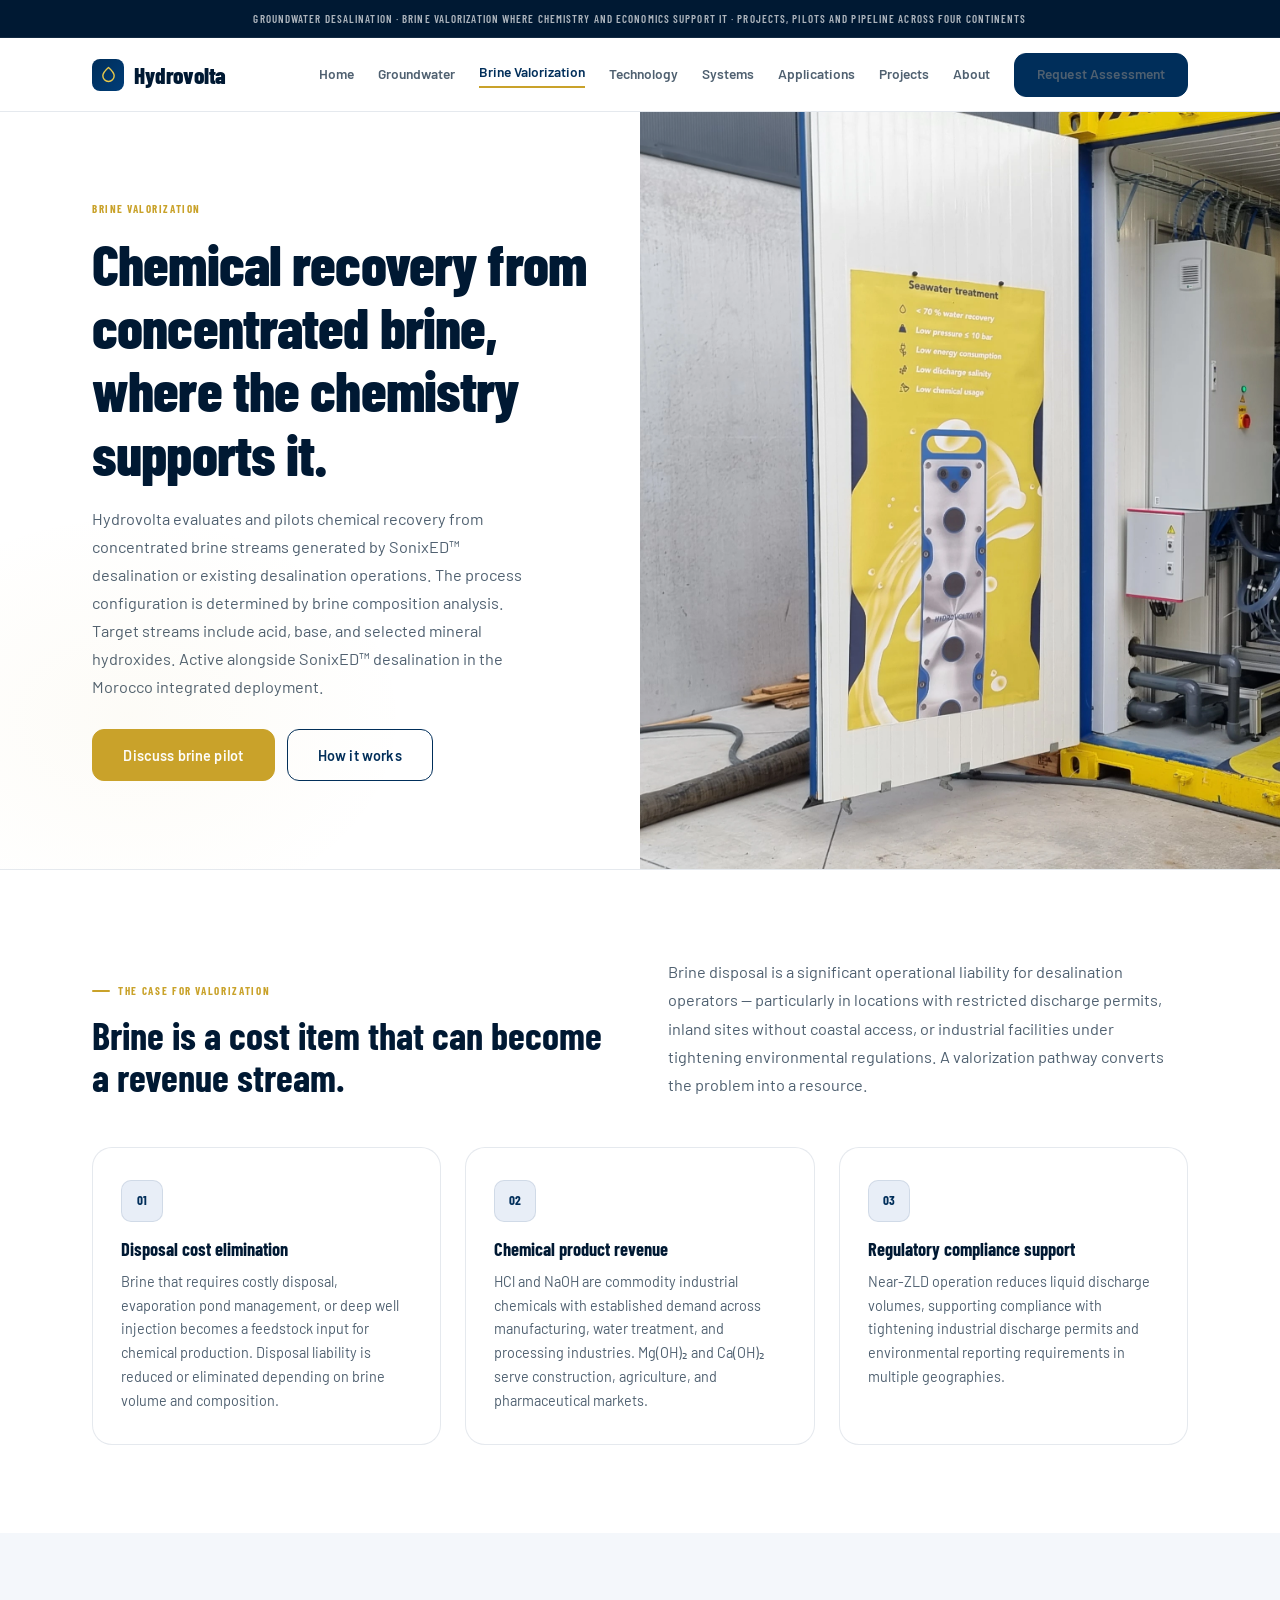
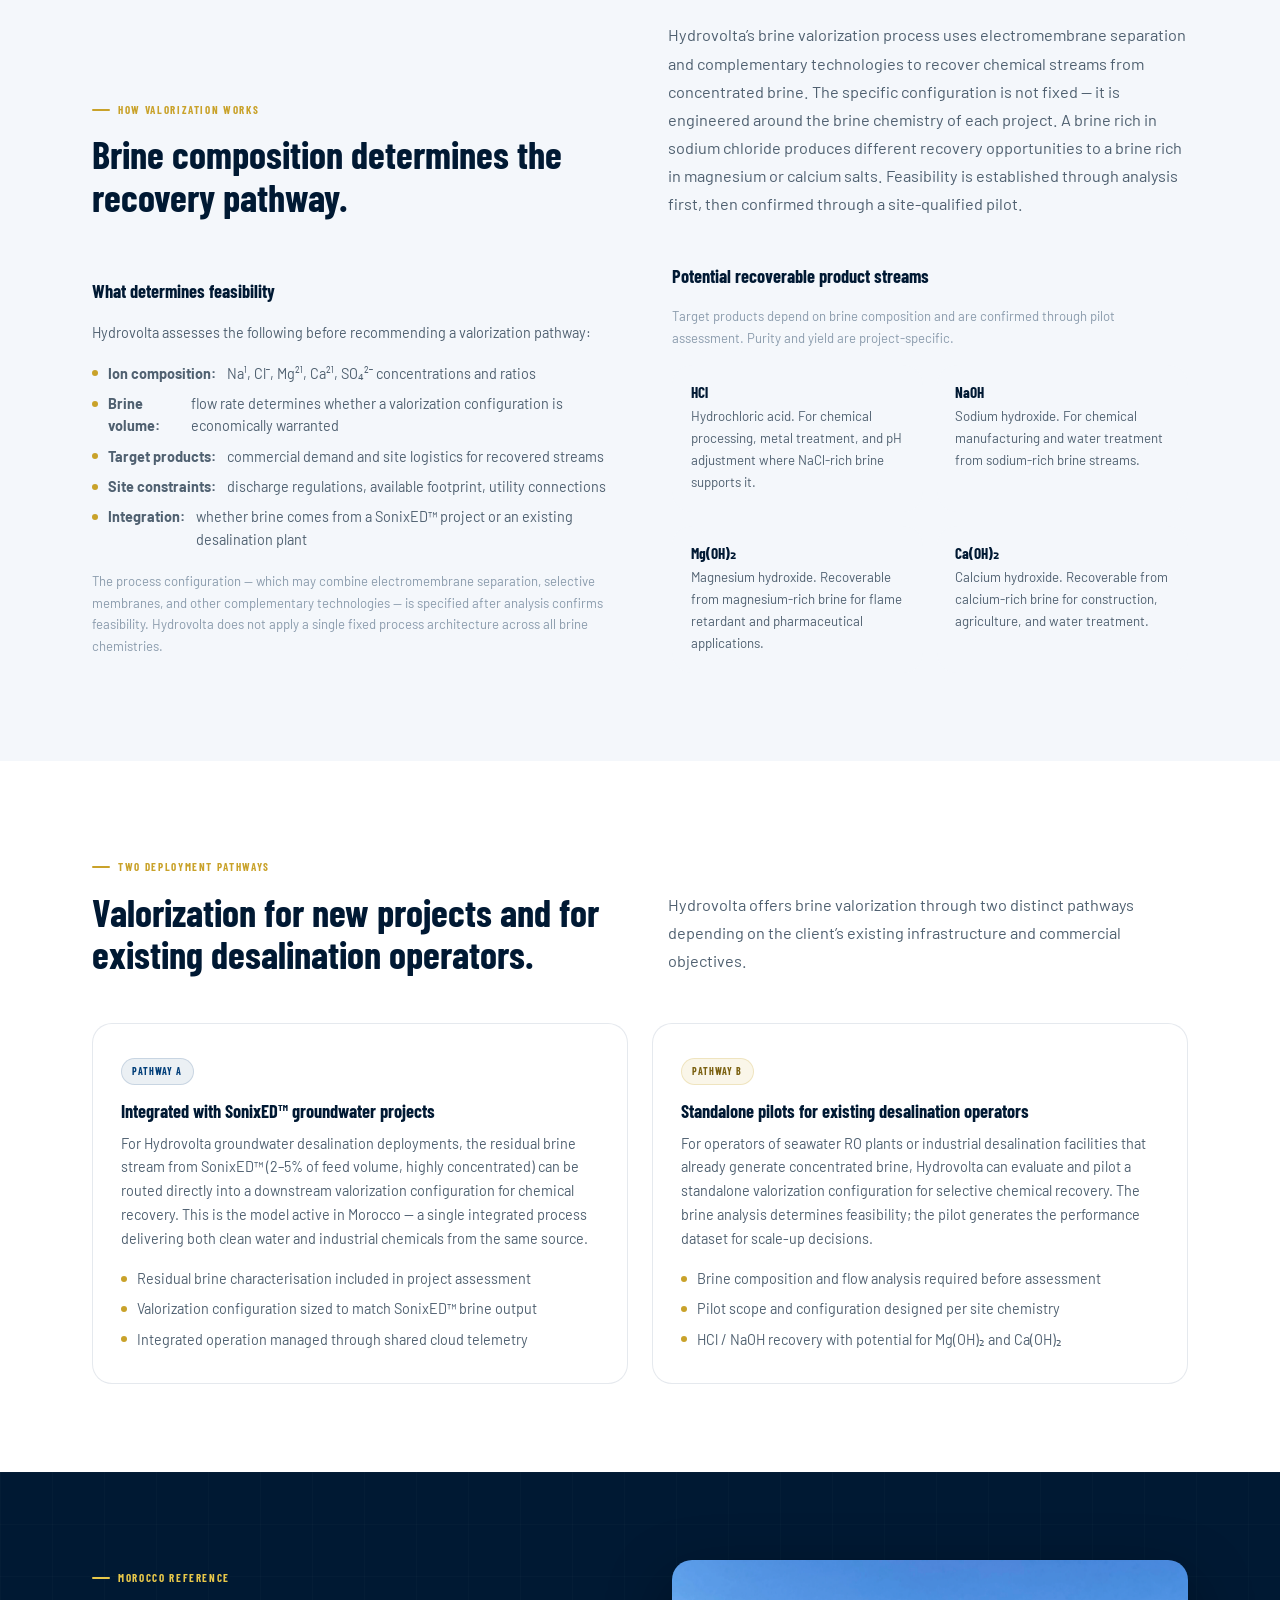
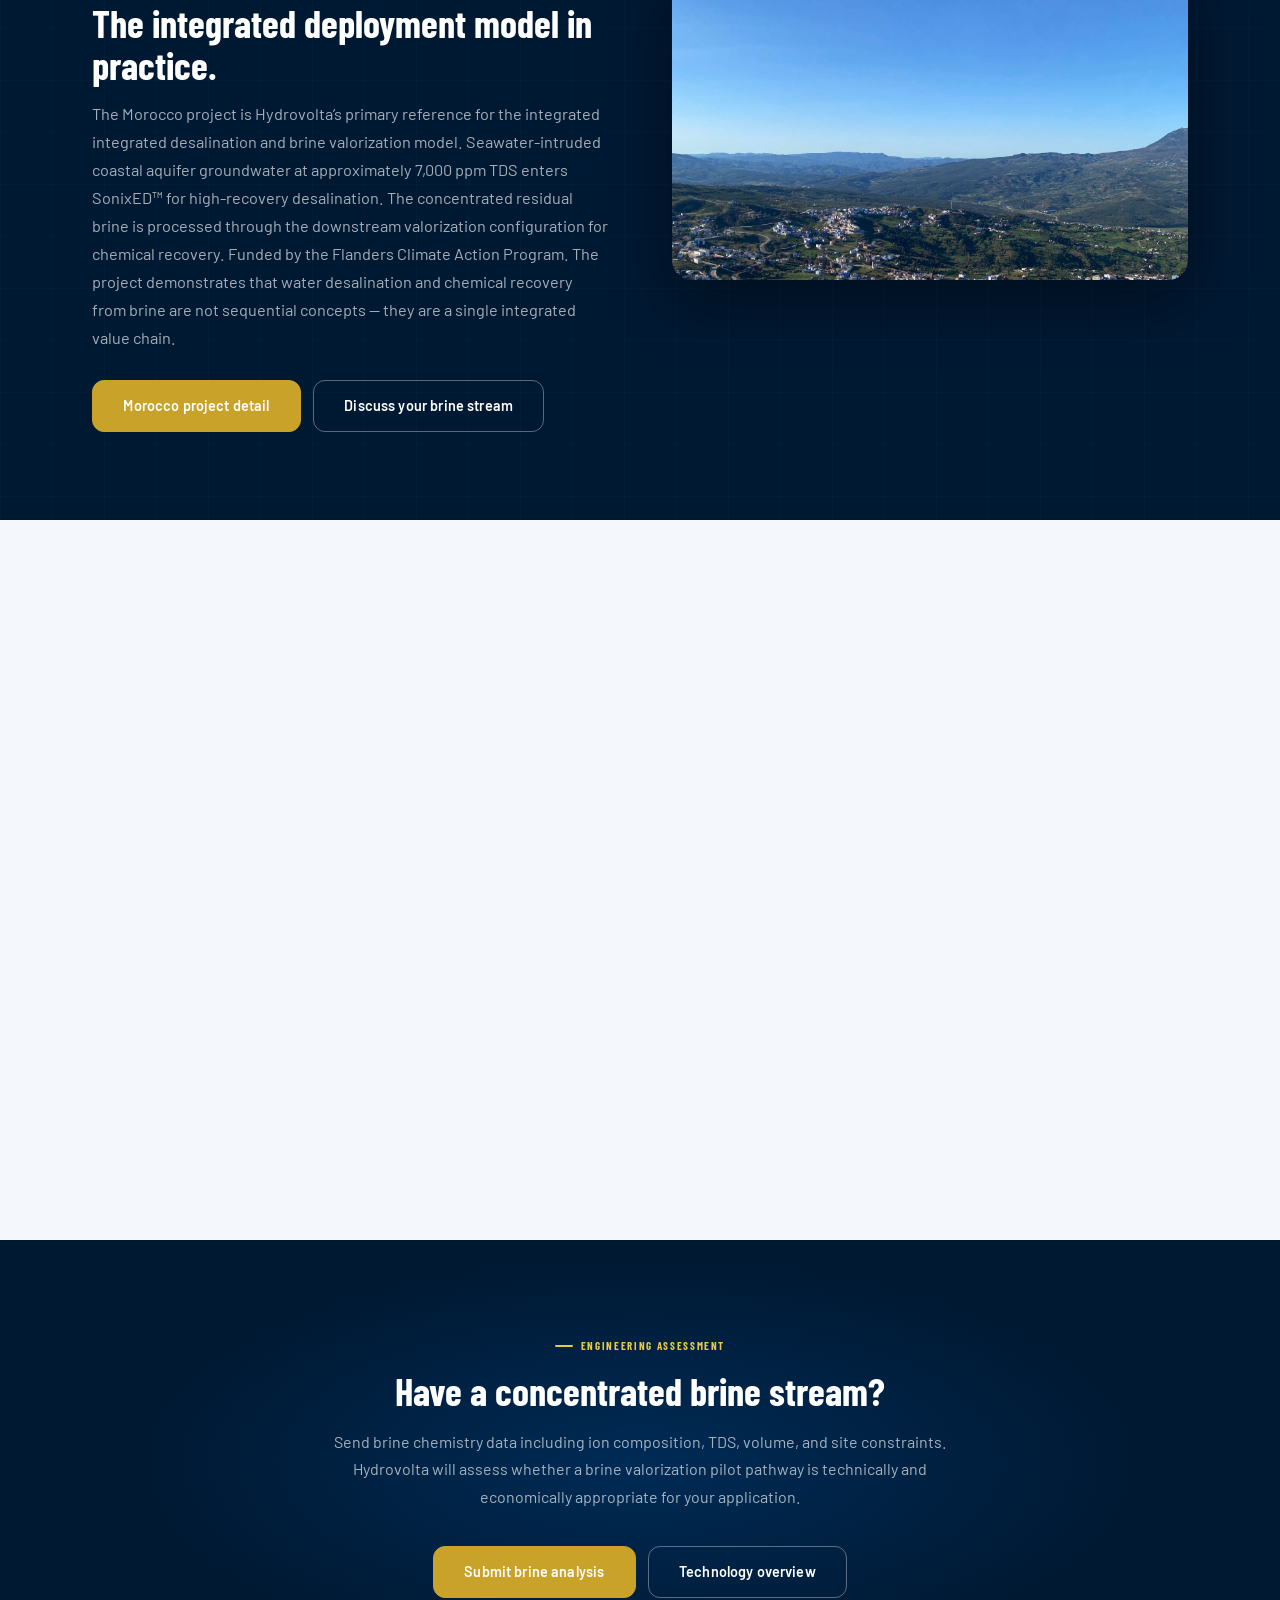
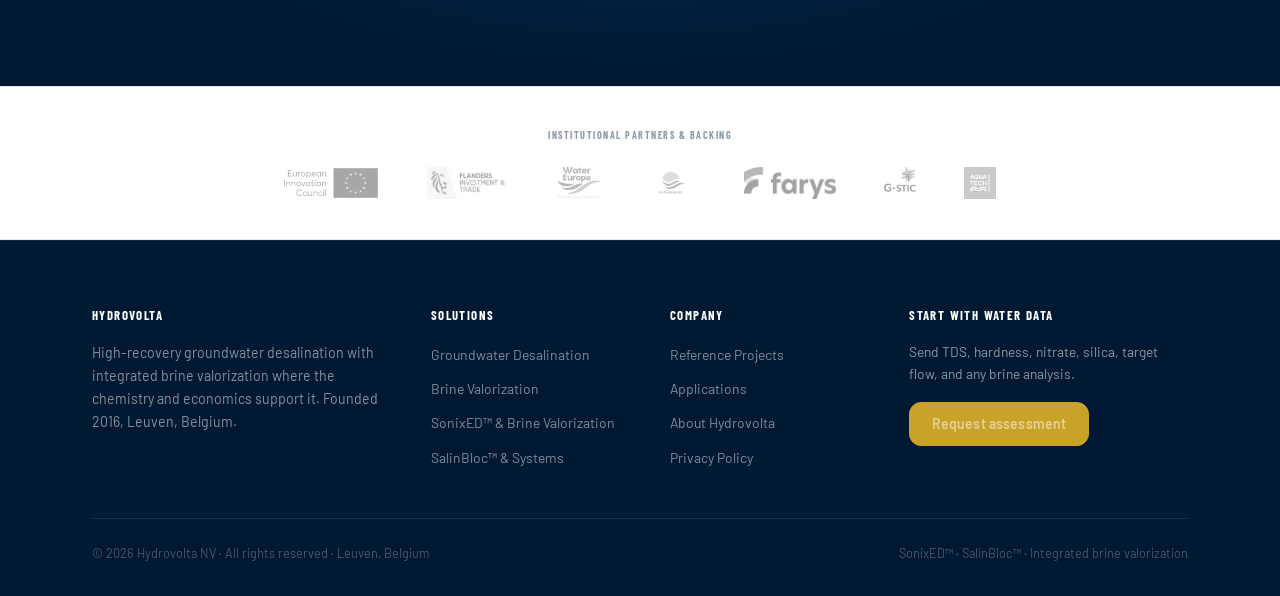
<file: brine-valorization.html>
<!DOCTYPE html>
<html lang="en">
<head>
<meta charset="UTF-8"/><meta name="viewport" content="width=device-width,initial-scale=1.0"/>
<meta name="description" content="Hydrovolta evaluates and pilots chemical recovery from concentrated brine streams. Active alongside SonixED desalination in Morocco. Available for existing desalination operators."/>
<title>Brine Valorization | Hydrovolta</title>
<link rel="canonical" href="https://hydrovolta.com/brine-valorization.html"/>
<meta property="og:title" content="Brine Valorization | Hydrovolta"/>
<meta property="og:description" content="Hydrovolta evaluates and pilots chemical recovery from concentrated brine streams. Active alongside SonixED desalination in Morocco. Available for existing desalination operators."/>
<meta property="og:image" content="https://hydrovolta.com/images/hydrovolta_logo-OG.webp"/>
<meta name="twitter:card" content="summary_large_image"/>
<link rel="icon" href="images/favicon.ico"/>
<link rel="preconnect" href="https://fonts.googleapis.com"/><link rel="preconnect" href="https://fonts.gstatic.com" crossorigin/>
<link href="https://fonts.googleapis.com/css2?family=Barlow+Condensed:wght@400;500;600;700;800&family=Barlow:ital,wght@0,300;0,400;0,500;0,600;1,400&display=swap" rel="stylesheet"/>
<link rel="stylesheet" href="css/site.css"/>
</head>
<body><a class="skip" href="#main">Skip to content</a>
<div class="topbar">Groundwater desalination &middot; Brine valorization where chemistry and economics support it &middot; Projects, pilots and pipeline across four continents</div>
<nav class="nav" aria-label="Main navigation">
  <div class="nav__in">
    <a class="brand" href="index.html"><span class="brand__mark"><svg viewBox="0 0 24 24" width="17" height="17" fill="none" stroke="currentColor" stroke-width="2" stroke-linecap="round" stroke-linejoin="round"><path d="M12 2c-5.33 4.55-8 8.48-8 11.8a8 8 0 0 0 16 0c0-3.32-2.67-7.25-8-11.8z"/></svg></span><span>Hydrovolta</span></a>
    <div class="nav__links" id="nav-links">
      <a href="index.html">Home</a><a href="groundwater.html">Groundwater</a><a href="brine-valorization.html">Brine Valorization</a><a href="technology.html">Technology</a><a href="systems.html">Systems</a><a href="applications.html">Applications</a><a href="projects.html">Projects</a><a href="about.html">About</a>
      <a class="btn btn--navy btn--sm" href="contact.html">Request Assessment</a>
    </div>
    <button class="menu" id="menu-btn" aria-label="Toggle navigation" aria-expanded="false"><svg width="22" height="22" viewBox="0 0 24 24" fill="none" stroke="currentColor" stroke-width="2" stroke-linecap="round" stroke-linejoin="round"><path d="M3 12h18M3 6h18M3 18h18"/></svg></button>
  </div>
</nav>
<main id="main">
<section class="hero hero--split">
  <div class="hero__copy">
    <span class="kicker">Brine Valorization</span>
    <h1>Chemical recovery from concentrated brine, where the chemistry supports it.</h1>
    <p class="lead" style="margin-top:1.25rem;max-width:48ch">Hydrovolta evaluates and pilots chemical recovery from concentrated brine streams generated by SonixED&trade; desalination or existing desalination operations. The process configuration is determined by brine composition analysis. Target streams include acid, base, and selected mineral hydroxides. Active alongside SonixED&trade; desalination in the Morocco integrated deployment.</p>
    <div class="actions"><a class="btn btn--gold" href="contact.html">Discuss brine pilot</a><a class="btn btn--out" href="technology.html">How it works</a></div>
  </div>
  <div class="hero__visual">
    <img src="images/Head_picture.webp" alt="Brine valorization process equipment" fetchpriority="high">
  </div>
</section>

<section class="section">
  <div class="wrap">
    <div class="head"><div class="rv"><span class="ey">The case for valorization</span><h2>Brine is a cost item that can become a revenue stream.</h2></div>
    <p class="lead rv d1">Brine disposal is a significant operational liability for desalination operators &mdash; particularly in locations with restricted discharge permits, inland sites without coastal access, or industrial facilities under tightening environmental regulations. A valorization pathway converts the problem into a resource.</p>
    </div>
    <div class="grid--3">
      <article class="card rv">
        <div class="num">01</div>
        <h3>Disposal cost elimination</h3>
        <p>Brine that requires costly disposal, evaporation pond management, or deep well injection becomes a feedstock input for chemical production. Disposal liability is reduced or eliminated depending on brine volume and composition.</p>
      </article>
      <article class="card rv d1">
        <div class="num">02</div>
        <h3>Chemical product revenue</h3>
        <p>HCl and NaOH are commodity industrial chemicals with established demand across manufacturing, water treatment, and processing industries. Mg(OH)&#8322; and Ca(OH)&#8322; serve construction, agriculture, and pharmaceutical markets.</p>
      </article>
      <article class="card rv d2">
        <div class="num">03</div>
        <h3>Regulatory compliance support</h3>
        <p>Near-ZLD operation reduces liquid discharge volumes, supporting compliance with tightening industrial discharge permits and environmental reporting requirements in multiple geographies.</p>
      </article>
    </div>
  </div>
</section>

<section class="section section--soft">
  <div class="wrap">
    <div class="head"><div class="rv"><span class="ey">How valorization works</span><h2>Brine composition determines the recovery pathway.</h2></div>
    <p class="lead rv d1">Hydrovolta&rsquo;s brine valorization process uses electromembrane separation and complementary technologies to recover chemical streams from concentrated brine. The specific configuration is not fixed &mdash; it is engineered around the brine chemistry of each project. A brine rich in sodium chloride produces different recovery opportunities to a brine rich in magnesium or calcium salts. Feasibility is established through analysis first, then confirmed through a site-qualified pilot.</p>
    </div>
    <div class="split rv">
      <div>
        <h3 style="font-family:var(--fd);color:var(--n1);font-size:1.15rem;margin-bottom:1.25rem">What determines feasibility</h3>
        <p style="font-size:.9rem;color:var(--m);margin-bottom:1.1rem">Hydrovolta assesses the following before recommending a valorization pathway:</p>
        <ul class="list">
          <li><strong>Ion composition:</strong> Na&sup1;, Cl&macr;, Mg&sup2;&sup1;, Ca&sup2;&sup1;, SO&#8324;&sup2;&macr; concentrations and ratios</li>
          <li><strong>Brine volume:</strong> flow rate determines whether a valorization configuration is economically warranted</li>
          <li><strong>Target products:</strong> commercial demand and site logistics for recovered streams</li>
          <li><strong>Site constraints:</strong> discharge regulations, available footprint, utility connections</li>
          <li><strong>Integration:</strong> whether brine comes from a SonixED&trade; project or an existing desalination plant</li>
        </ul>
        <p style="font-size:.82rem;color:var(--l);margin-top:1.25rem;line-height:1.65">The process configuration &mdash; which may combine electromembrane separation, selective membranes, and other complementary technologies &mdash; is specified after analysis confirms feasibility. Hydrovolta does not apply a single fixed process architecture across all brine chemistries.</p>
      </div>
      <div>
        <h3 style="font-family:var(--fd);color:var(--n1);font-size:1.15rem;margin-bottom:1.25rem">Potential recoverable product streams</h3>
        <p style="font-size:.82rem;color:var(--l);margin-bottom:1rem">Target products depend on brine composition and are confirmed through pilot assessment. Purity and yield are project-specific.</p>
        <div class="grid--2" style="gap:.85rem">
          <article class="card card--soft" style="padding:1.1rem">
            <h3 style="font-size:.95rem;margin-bottom:.35rem">HCl</h3>
            <p style="font-size:.83rem">Hydrochloric acid. For chemical processing, metal treatment, and pH adjustment where NaCl-rich brine supports it.</p>
          </article>
          <article class="card card--soft" style="padding:1.1rem">
            <h3 style="font-size:.95rem;margin-bottom:.35rem">NaOH</h3>
            <p style="font-size:.83rem">Sodium hydroxide. For chemical manufacturing and water treatment from sodium-rich brine streams.</p>
          </article>
          <article class="card card--soft" style="padding:1.1rem">
            <h3 style="font-size:.95rem;margin-bottom:.35rem">Mg(OH)&#8322;</h3>
            <p style="font-size:.83rem">Magnesium hydroxide. Recoverable from magnesium-rich brine for flame retardant and pharmaceutical applications.</p>
          </article>
          <article class="card card--soft" style="padding:1.1rem">
            <h3 style="font-size:.95rem;margin-bottom:.35rem">Ca(OH)&#8322;</h3>
            <p style="font-size:.83rem">Calcium hydroxide. Recoverable from calcium-rich brine for construction, agriculture, and water treatment.</p>
          </article>
        </div>
      </div>
    </div>
  </div>
</section>

<section class="section">
  <div class="wrap">
    <div class="head"><div class="rv"><span class="ey">Two deployment pathways</span><h2>Valorization for new projects and for existing desalination operators.</h2></div>
    <p class="lead rv d1">Hydrovolta offers brine valorization through two distinct pathways depending on the client&rsquo;s existing infrastructure and commercial objectives.</p></div>
    <div class="grid--2">
      <article class="card rv">
        <span class="pill">Pathway A</span>
        <h3>Integrated with SonixED&trade; groundwater projects</h3>
        <p>For Hydrovolta groundwater desalination deployments, the residual brine stream from SonixED&trade; (2&ndash;5% of feed volume, highly concentrated) can be routed directly into a downstream valorization configuration for chemical recovery. This is the model active in Morocco &mdash; a single integrated process delivering both clean water and industrial chemicals from the same source.</p>
        <ul class="list"><li>Residual brine characterisation included in project assessment</li><li>Valorization configuration sized to match SonixED&trade; brine output</li><li>Integrated operation managed through shared cloud telemetry</li></ul>
      </article>
      <article class="card rv d1">
        <span class="pill pill--gold">Pathway B</span>
        <h3>Standalone pilots for existing desalination operators</h3>
        <p>For operators of seawater RO plants or industrial desalination facilities that already generate concentrated brine, Hydrovolta can evaluate and pilot a standalone valorization configuration for selective chemical recovery. The brine analysis determines feasibility; the pilot generates the performance dataset for scale-up decisions.</p>
        <ul class="list"><li>Brine composition and flow analysis required before assessment</li><li>Pilot scope and configuration designed per site chemistry</li><li>HCl / NaOH recovery with potential for Mg(OH)&#8322; and Ca(OH)&#8322;</li></ul>
      </article>
    </div>
  </div>
</section>

<section class="section section--dark">
  <div class="wrap" style="position:relative;z-index:1">
    <div class="split split--start rv">
      <div>
        <span class="ey ey--lt">Morocco reference</span>
        <h2 style="color:var(--w)">The integrated deployment model in practice.</h2>
        <p class="lead rv" style="color:rgba(255,255,255,.65)">The Morocco project is Hydrovolta&rsquo;s primary reference for the integrated integrated desalination and brine valorization model. Seawater-intruded coastal aquifer groundwater at approximately 7,000&thinsp;ppm TDS enters SonixED&trade; for high-recovery desalination. The concentrated residual brine is processed through the downstream valorization configuration for chemical recovery. Funded by the Flanders Climate Action Program. The project demonstrates that water desalination and chemical recovery from brine are not sequential concepts &mdash; they are a single integrated value chain.</p>
        <div class="actions"><a class="btn btn--gold" href="projects.html">Morocco project detail</a><a class="btn btn--ghost" href="contact.html">Discuss your brine stream</a></div>
      </div>
      <div class="rv d1">
        <img src="images/morocco.webp" alt="Morocco integrated desalination and brine valorization deployment" style="border-radius:var(--rl);width:100%;height:320px;object-fit:cover;box-shadow:0 24px 64px rgba(0,0,0,.4)" loading="lazy">
      </div>
    </div>
  </div>
</section>

<section class="section section--soft">
  <div class="wrap">
    <div class="head">
      <div class="rv"><span class="ey">Assessment criteria</span><h2>What determines whether brine valorization makes sense.</h2></div>
      <p class="lead rv d1">Not every brine stream warrants a valorization pathway. Hydrovolta assesses four factors before recommending a pilot. Where all four align, the case is strong. Where they don&rsquo;t, Hydrovolta says so.</p>
    </div>
    <div class="grid--4">
      <article class="card rv">
        <div class="num">01</div>
        <h3>Brine chemistry</h3>
        <p>Ion composition, concentration, contaminants, pH, and scaling potential. NaCl-rich, MgCl&#8322;-rich, and CaCl&#8322;-rich brines each support different product streams. Not all do.</p>
      </article>
      <article class="card rv d1">
        <div class="num">02</div>
        <h3>Target outputs</h3>
        <p>HCl, NaOH, calcium hydroxide, magnesium hydroxide, or other selected fractions. The target products must have commercial demand and logistical viability at the site to justify the pilot.</p>
      </article>
      <article class="card rv d2">
        <div class="num">03</div>
        <h3>Purity requirements</h3>
        <p>Downstream use determines whether recovered streams are technically meaningful. Industrial-grade HCl for a neighbouring process is different from pharmaceutical-grade. Feasibility depends on achievable purity given the brine.</p>
      </article>
      <article class="card rv d3">
        <div class="num">04</div>
        <h3>Economics</h3>
        <p>Energy cost, capital for the valorization configuration, avoided disposal cost, logistics, and market value of recovered streams. The economic case must close before Hydrovolta recommends proceeding to pilot.</p>
      </article>
    </div>
  </div>
</section>

<section class="cta-strip">
  <div class="cta-strip__in">
    <span class="ey ey--lt">Engineering Assessment</span>
    <h2>Have a concentrated brine stream?</h2>
    <p>Send brine chemistry data including ion composition, TDS, volume, and site constraints. Hydrovolta will assess whether a brine valorization pilot pathway is technically and economically appropriate for your application.</p>
    <div class="actions"><a class="btn btn--gold" href="contact.html">Submit brine analysis</a><a class="btn btn--ghost" href="technology.html">Technology overview</a></div>
  </div>
</section>
</main>
<section class="logos"><div class="wrap"><p>Institutional partners &amp; backing</p><div class="logos__row"><img src="images/EIC_logo.webp" alt="European Innovation Council" loading="lazy"><img src="images/flanders_logo.webp" alt="Flanders" loading="lazy"><img src="images/watereu_logo.webp" alt="Water Europe" loading="lazy"><img src="images/watergroep_logo.webp" alt="De Watergroep" loading="lazy"><img src="images/farys_logo.webp" alt="Farys" loading="lazy"><img src="images/GSTIC_logo.webp" alt="GSTIC" loading="lazy"><img src="images/aquatech_logo.webp" alt="Aquatech" loading="lazy"></div></div></section><footer class="footer"><div class="wrap"><div class="footer__grid"><div><h4>Hydrovolta</h4><p>High-recovery groundwater desalination with integrated brine valorization where the chemistry and economics support it. Founded 2016, Leuven, Belgium.</p></div><div><h4>Solutions</h4><ul><li><a href="groundwater.html">Groundwater Desalination</a></li><li><a href="brine-valorization.html">Brine Valorization</a></li><li><a href="technology.html">SonixED&trade; &amp; Brine Valorization</a></li><li><a href="systems.html">SalinBloc&trade; &amp; Systems</a></li></ul></div><div><h4>Company</h4><ul><li><a href="projects.html">Reference Projects</a></li><li><a href="applications.html">Applications</a></li><li><a href="about.html">About Hydrovolta</a></li><li><a href="privacy.html">Privacy Policy</a></li></ul></div><div><h4>Start with water data</h4><p>Send TDS, hardness, nitrate, silica, target flow, and any brine analysis.</p><p style="margin-top:1rem"><a class="btn btn--gold btn--sm" href="contact.html">Request assessment</a></p></div></div><div class="footer__bottom"><p>&copy; <span data-year></span> Hydrovolta NV &middot; All rights reserved &middot; Leuven, Belgium</p><p>SonixED&trade; &middot; SalinBloc&trade; &middot; Integrated brine valorization</p></div></div></footer><script src="js/site.js"></script></body></html>
</file>
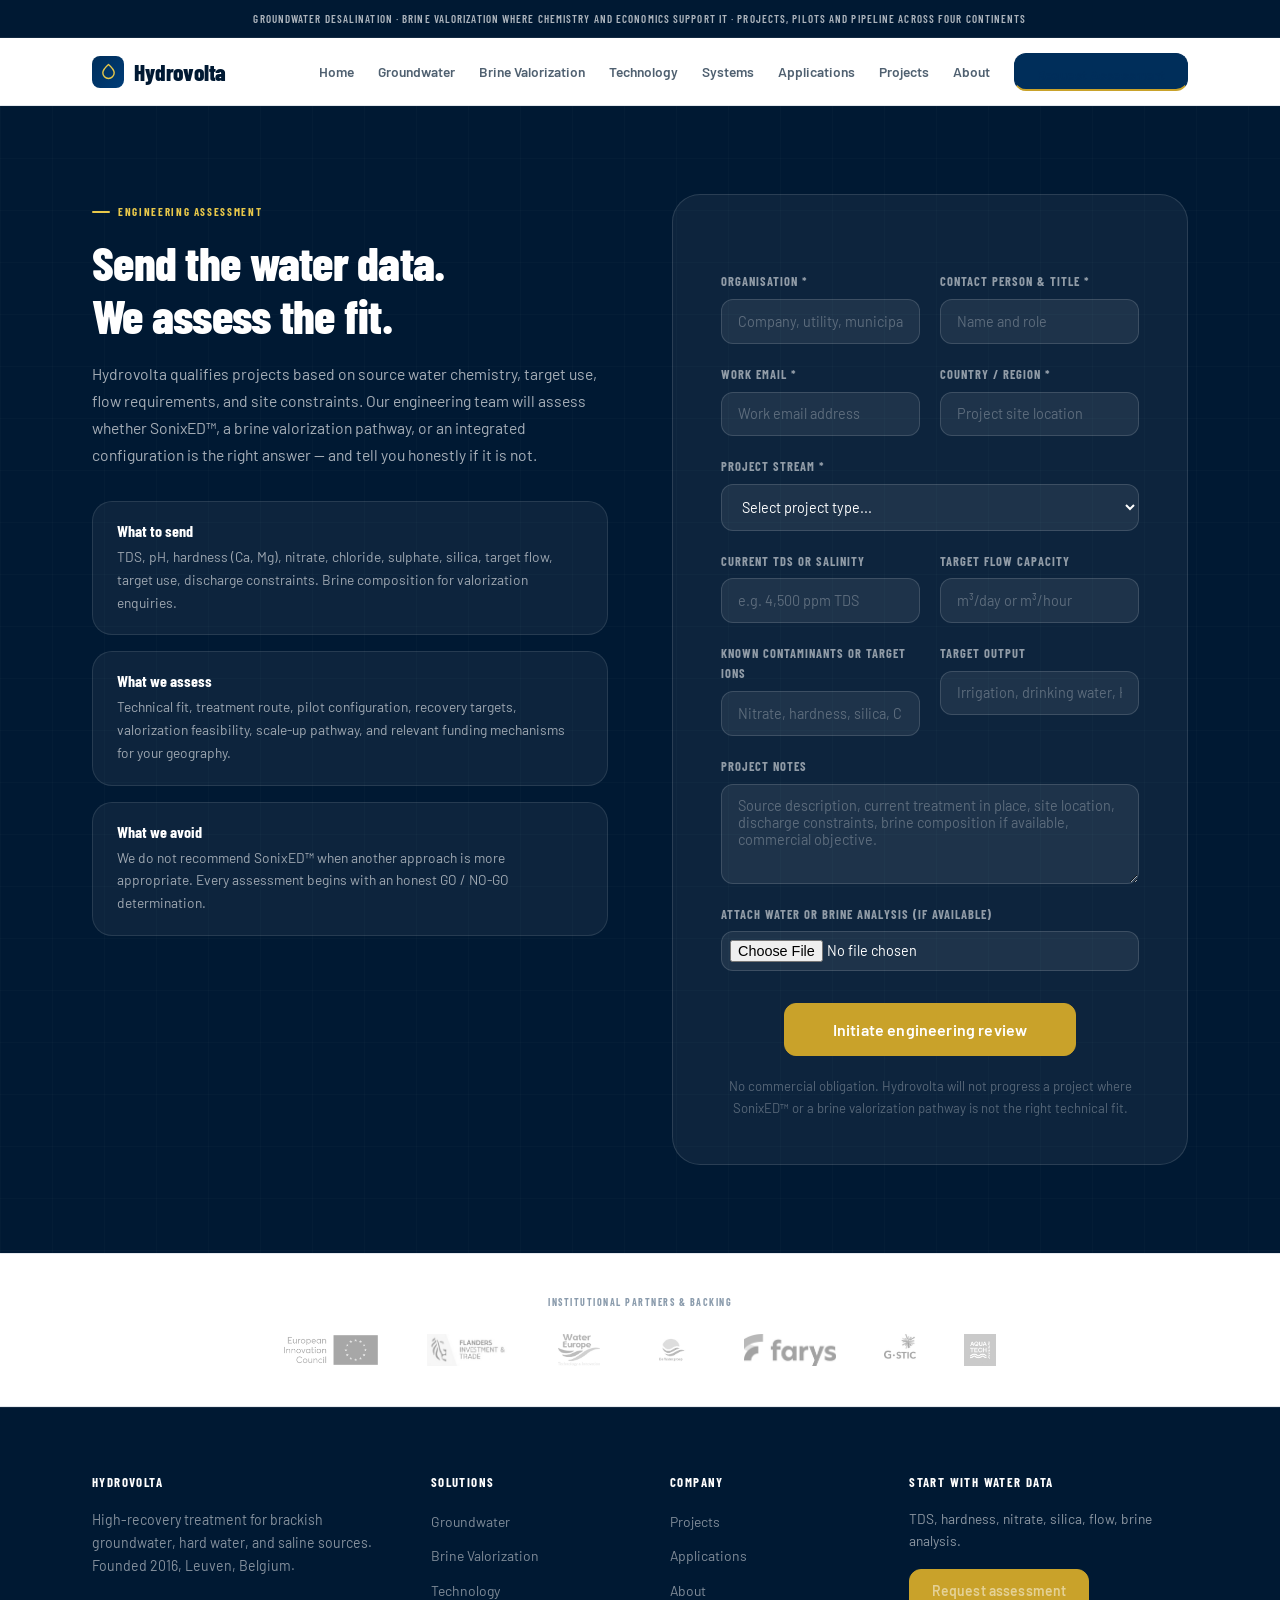
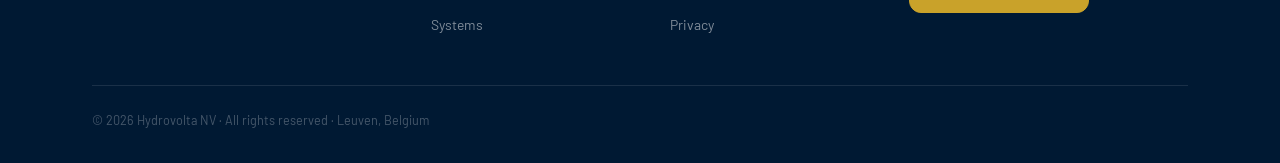
<file: contact.html>
<!DOCTYPE html><html lang="en"><head><meta charset="UTF-8"/><meta name="viewport" content="width=device-width,initial-scale=1.0"/><meta name="description" content="Submit water chemistry for a technical viability assessment. Hydrovolta qualifies groundwater and brine valorization projects."/><title>Contact — Engineering Assessment | Hydrovolta</title><link rel="canonical" href="https://hydrovolta.com/contact.html"/><meta property="og:title" content="Contact — Engineering Assessment | Hydrovolta"/><meta property="og:description" content="Submit water chemistry for a technical viability assessment. Hydrovolta qualifies groundwater and brine valorization projects."/><meta property="og:image" content="https://hydrovolta.com/images/hydrovolta_logo-OG.webp"/><meta name="twitter:card" content="summary_large_image"/><link rel="icon" href="images/favicon.ico"/><link rel="preconnect" href="https://fonts.googleapis.com"/><link rel="preconnect" href="https://fonts.gstatic.com" crossorigin/><link href="https://fonts.googleapis.com/css2?family=Barlow+Condensed:wght@400;500;600;700;800&family=Barlow:ital,wght@0,300;0,400;0,500;0,600;1,400&display=swap" rel="stylesheet"/><link rel="stylesheet" href="css/site.css"/></head><body><a class="skip" href="#main">Skip to content</a><div class="topbar">Groundwater desalination &middot; Brine valorization where chemistry and economics support it &middot; Projects, pilots and pipeline across four continents</div><nav class="nav" aria-label="Main navigation"><div class="nav__in"><a class="brand" href="index.html"><span class="brand__mark"><svg viewBox="0 0 24 24" width="17" height="17" fill="none" stroke="currentColor" stroke-width="2" stroke-linecap="round" stroke-linejoin="round"><path d="M12 2c-5.33 4.55-8 8.48-8 11.8a8 8 0 0 0 16 0c0-3.32-2.67-7.25-8-11.8z"/></svg></span><span>Hydrovolta</span></a><div class="nav__links" id="nav-links"><a href="index.html">Home</a><a href="groundwater.html">Groundwater</a><a href="brine-valorization.html">Brine Valorization</a><a href="technology.html">Technology</a><a href="systems.html">Systems</a><a href="applications.html">Applications</a><a href="projects.html">Projects</a><a href="about.html">About</a><a class="btn btn--navy btn--sm" href="contact.html">Request Assessment</a></div><button class="menu" id="menu-btn" aria-label="Toggle navigation" aria-expanded="false"><svg width="22" height="22" viewBox="0 0 24 24" fill="none" stroke="currentColor" stroke-width="2" stroke-linecap="round" stroke-linejoin="round"><path d="M3 12h18M3 6h18M3 18h18"/></svg></button></div></nav>
<main id="main">
<section class="section section--dark">
  <div class="wrap" style="position:relative;z-index:1">
    <div class="split rv" style="align-items:start;gap:4rem">
      <div>
        <span class="ey ey--lt">Engineering Assessment</span>
        <h1 style="color:var(--w);font-size:clamp(2rem,4vw,3rem);margin-bottom:1.25rem">Send the water data.<br>We assess the fit.</h1>
        <p style="color:rgba(255,255,255,.65);font-size:.98rem;line-height:1.72;margin-bottom:2rem">Hydrovolta qualifies projects based on source water chemistry, target use, flow requirements, and site constraints. Our engineering team will assess whether SonixED&trade;, a brine valorization pathway, or an integrated configuration is the right answer &mdash; and tell you honestly if it is not.</p>
        <div style="display:flex;flex-direction:column;gap:1rem">
          <div class="card card--dark" style="padding:1.25rem 1.5rem">
            <h3 style="font-size:1rem;margin-bottom:.4rem">What to send</h3>
            <p style="font-size:.86rem">TDS, pH, hardness (Ca, Mg), nitrate, chloride, sulphate, silica, target flow, target use, discharge constraints. Brine composition for valorization enquiries.</p>
          </div>
          <div class="card card--dark" style="padding:1.25rem 1.5rem">
            <h3 style="font-size:1rem;margin-bottom:.4rem">What we assess</h3>
            <p style="font-size:.86rem">Technical fit, treatment route, pilot configuration, recovery targets, valorization feasibility, scale-up pathway, and relevant funding mechanisms for your geography.</p>
          </div>
          <div class="card card--dark" style="padding:1.25rem 1.5rem">
            <h3 style="font-size:1rem;margin-bottom:.4rem">What we avoid</h3>
            <p style="font-size:.86rem">We do not recommend SonixED&trade; when another approach is more appropriate. Every assessment begins with an honest GO / NO-GO determination.</p>
          </div>
        </div>
      </div>
      <div class="formbox rv d1">
        <form onsubmit="event.preventDefault();alert('Assessment request submitted. Our engineering team will be in touch within 3 business days.');">
          <div class="formgrid">
            <div class="fg"><label for="f-org">Organisation *</label><input id="f-org" type="text" required placeholder="Company, utility, municipality..."></div>
            <div class="fg"><label for="f-person">Contact person &amp; title *</label><input id="f-person" type="text" required placeholder="Name and role"></div>
            <div class="fg"><label for="f-email">Work email *</label><input id="f-email" type="email" required placeholder="Work email address"></div>
            <div class="fg"><label for="f-country">Country / region *</label><input id="f-country" type="text" required placeholder="Project site location"></div>
            <div class="fg full"><label for="f-stream">Project stream *</label>
              <select id="f-stream" required>
                <option value="">Select project type...</option>
                <option>Groundwater desalination &mdash; brackish, hard or saline source</option>
                <option>Groundwater desalination + integrated brine valorization</option>
                <option>Existing desalination brine &mdash; chemical recovery assessment</option>
                <option>Mineral recovery pilot &mdash; Ca(OH)&#8322;, Mg(OH)&#8322; or other streams</option>
                <option>Industrial brine or concentrate stream treatment</option>
                <option>Municipal supply well &mdash; nitrate or salinity compliance</option>
                <option>Other difficult water source</option>
              </select>
            </div>
            <div class="fg"><label for="f-tds">Current TDS or salinity</label><input id="f-tds" type="text" placeholder="e.g. 4,500 ppm TDS"></div>
            <div class="fg"><label for="f-flow">Target flow capacity</label><input id="f-flow" type="text" placeholder="m&sup3;/day or m&sup3;/hour"></div>
            <div class="fg"><label for="f-ions">Known contaminants or target ions</label><input id="f-ions" type="text" placeholder="Nitrate, hardness, silica, Cl, Na, Mg, Ca..."></div>
            <div class="fg"><label for="f-output">Target output</label><input id="f-output" type="text" placeholder="Irrigation, drinking water, HCl, NaOH..."></div>
            <div class="fg full"><label for="f-notes">Project notes</label><textarea id="f-notes" placeholder="Source description, current treatment in place, site location, discharge constraints, brine composition if available, commercial objective."></textarea></div>
            <div class="fg full"><label for="f-file">Attach water or brine analysis (if available)</label><input id="f-file" type="file" style="padding:.5rem"></div>
          </div>
          <div class="actions" style="justify-content:center;margin-top:2rem"><button type="submit" class="btn btn--gold" style="padding:1rem 3rem;font-size:1rem">Initiate engineering review</button></div>
        </form>
        <p class="form-note">No commercial obligation. Hydrovolta will not progress a project where SonixED&trade; or a brine valorization pathway is not the right technical fit.</p>
      </div>
    </div>
  </div>
</section>
</main><section class="logos"><div class="wrap"><p>Institutional partners &amp; backing</p><div class="logos__row"><img src="images/EIC_logo.webp" alt="EIC" loading="lazy"><img src="images/flanders_logo.webp" alt="Flanders" loading="lazy"><img src="images/watereu_logo.webp" alt="Water Europe" loading="lazy"><img src="images/watergroep_logo.webp" alt="De Watergroep" loading="lazy"><img src="images/farys_logo.webp" alt="Farys" loading="lazy"><img src="images/GSTIC_logo.webp" alt="GSTIC" loading="lazy"><img src="images/aquatech_logo.webp" alt="Aquatech" loading="lazy"></div></div></section><footer class="footer"><div class="wrap"><div class="footer__grid"><div><h4>Hydrovolta</h4><p>High-recovery treatment for brackish groundwater, hard water, and saline sources. Founded 2016, Leuven, Belgium.</p></div><div><h4>Solutions</h4><ul><li><a href="groundwater.html">Groundwater</a></li><li><a href="brine-valorization.html">Brine Valorization</a></li><li><a href="technology.html">Technology</a></li><li><a href="systems.html">Systems</a></li></ul></div><div><h4>Company</h4><ul><li><a href="projects.html">Projects</a></li><li><a href="applications.html">Applications</a></li><li><a href="about.html">About</a></li><li><a href="privacy.html">Privacy</a></li></ul></div><div><h4>Start with water data</h4><p>TDS, hardness, nitrate, silica, flow, brine analysis.</p><p style="margin-top:1rem"><a class="btn btn--gold btn--sm" href="contact.html">Request assessment</a></p></div></div><div class="footer__bottom"><p>&copy; <span data-year></span> Hydrovolta NV &middot; All rights reserved &middot; Leuven, Belgium</p></div></div></footer><script src="js/site.js"></script></body></html>
</file>
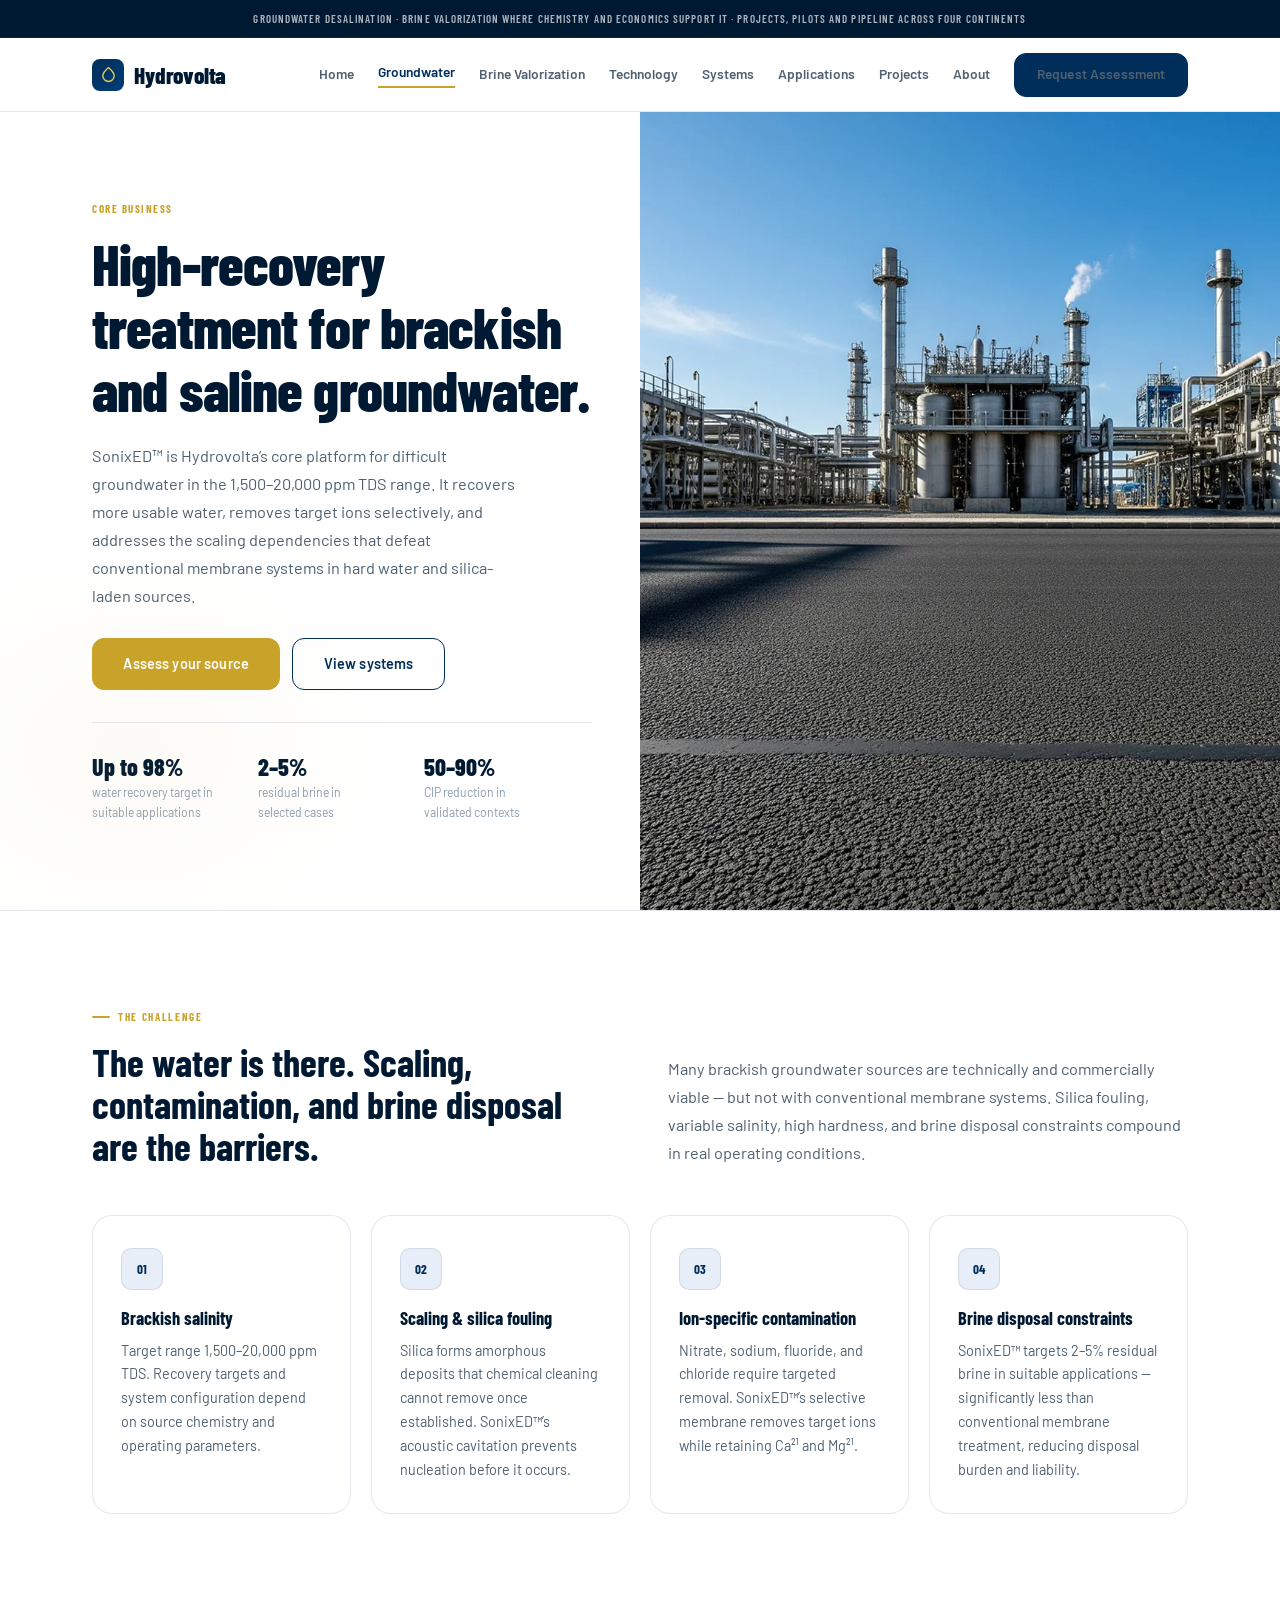
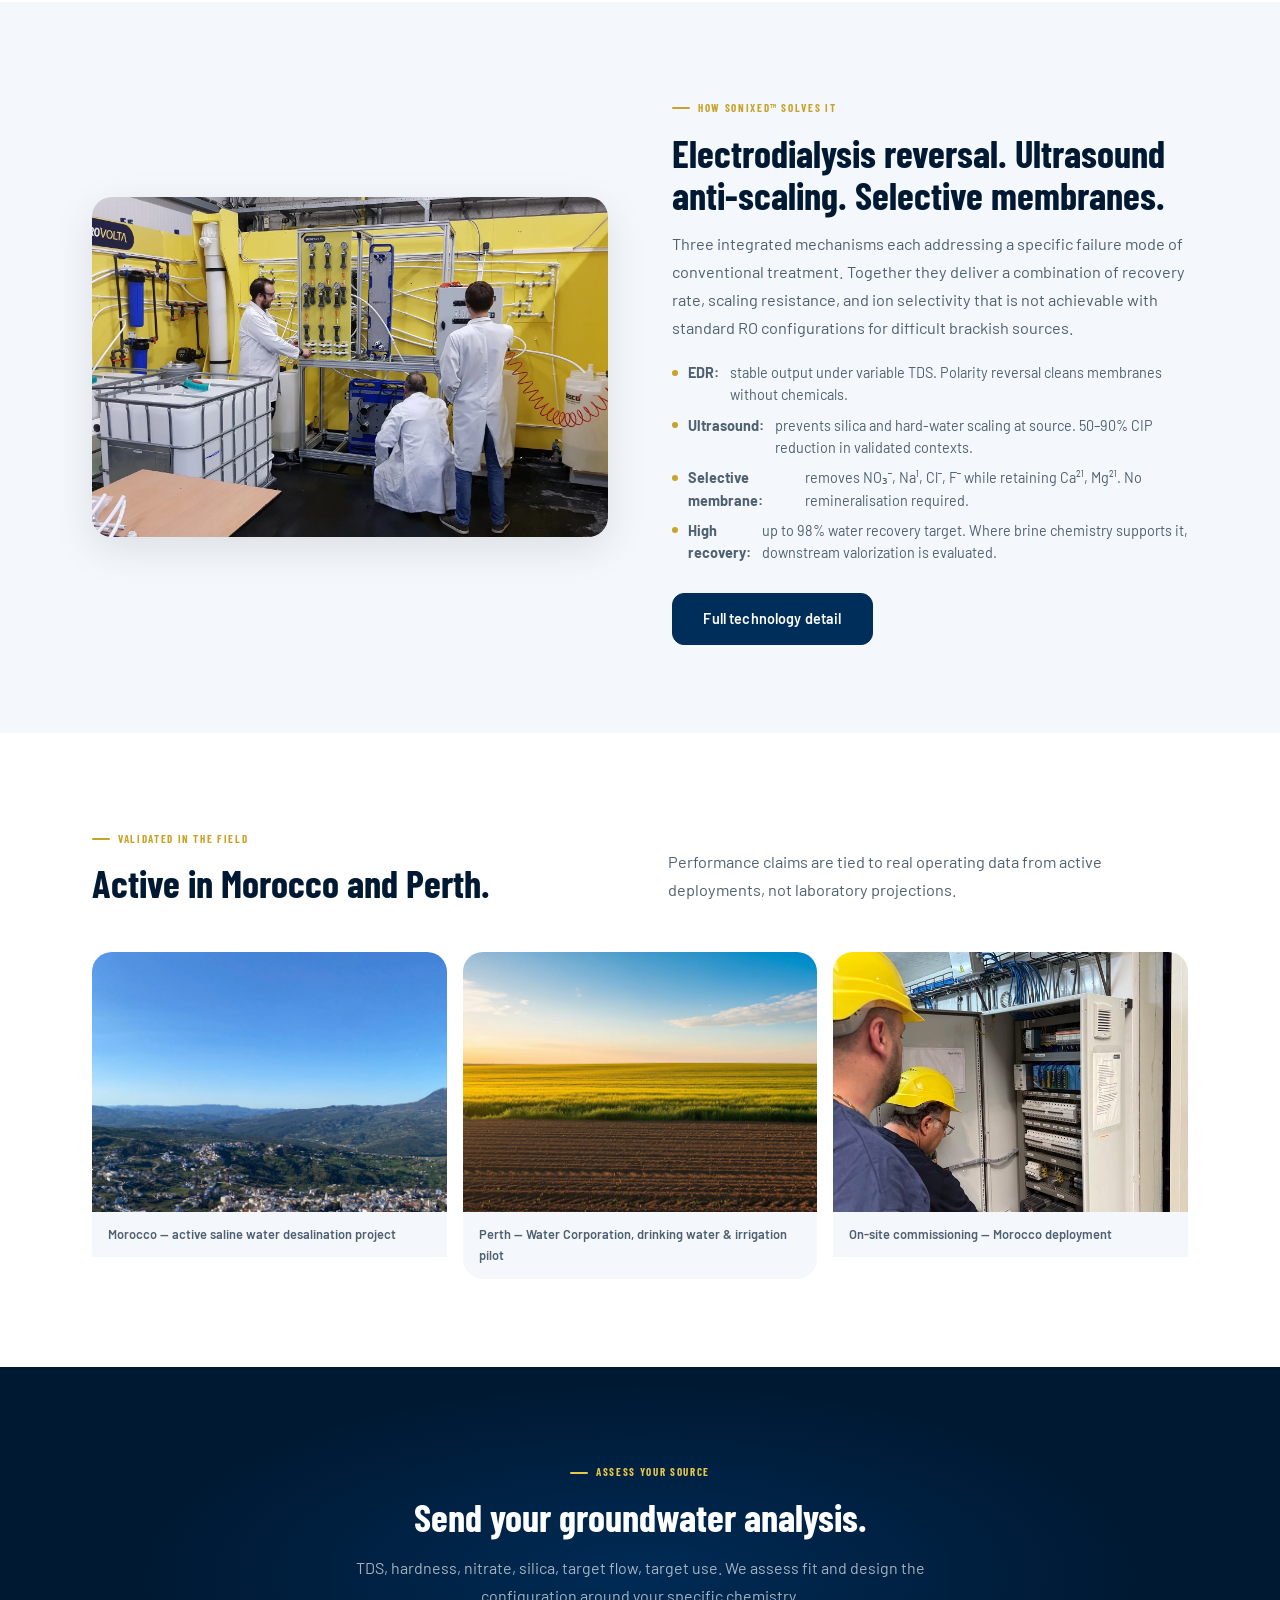
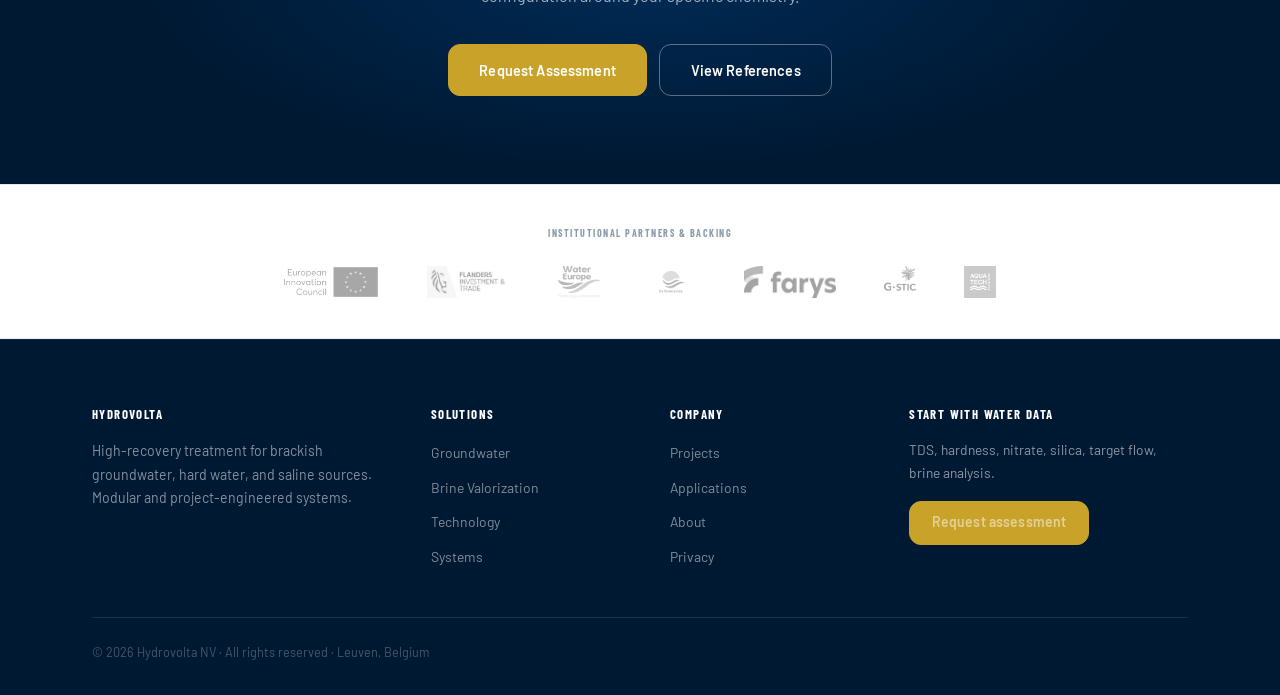
<file: groundwater.html>
<!DOCTYPE html><html lang="en"><head><meta charset="UTF-8"/><meta name="viewport" content="width=device-width,initial-scale=1.0"/><meta name="description" content="High-recovery SonixED treatment for brackish groundwater, hard water and saline intrusion. Selective nitrate removal. Active in Morocco and Perth."/><title>Groundwater Desalination | Hydrovolta</title><link rel="canonical" href="https://hydrovolta.com/groundwater.html"/><meta property="og:title" content="Groundwater Desalination | Hydrovolta"/><meta property="og:description" content="High-recovery SonixED treatment for brackish groundwater, hard water and saline intrusion. Selective nitrate removal. Active in Morocco and Perth."/><meta property="og:image" content="https://hydrovolta.com/images/hydrovolta_logo-OG.webp"/><meta name="twitter:card" content="summary_large_image"/><link rel="icon" href="images/favicon.ico"/><link rel="preconnect" href="https://fonts.googleapis.com"/><link rel="preconnect" href="https://fonts.gstatic.com" crossorigin/><link href="https://fonts.googleapis.com/css2?family=Barlow+Condensed:wght@400;500;600;700;800&family=Barlow:ital,wght@0,300;0,400;0,500;0,600;1,400&display=swap" rel="stylesheet"/><link rel="stylesheet" href="css/site.css"/></head><body><a class="skip" href="#main">Skip to content</a><div class="topbar">Groundwater desalination &middot; Brine valorization where chemistry and economics support it &middot; Projects, pilots and pipeline across four continents</div><nav class="nav" aria-label="Main navigation"><div class="nav__in"><a class="brand" href="index.html"><span class="brand__mark"><svg viewBox="0 0 24 24" width="17" height="17" fill="none" stroke="currentColor" stroke-width="2" stroke-linecap="round" stroke-linejoin="round"><path d="M12 2c-5.33 4.55-8 8.48-8 11.8a8 8 0 0 0 16 0c0-3.32-2.67-7.25-8-11.8z"/></svg></span><span>Hydrovolta</span></a><div class="nav__links" id="nav-links"><a href="index.html">Home</a><a href="groundwater.html">Groundwater</a><a href="brine-valorization.html">Brine Valorization</a><a href="technology.html">Technology</a><a href="systems.html">Systems</a><a href="applications.html">Applications</a><a href="projects.html">Projects</a><a href="about.html">About</a><a class="btn btn--navy btn--sm" href="contact.html">Request Assessment</a></div><button class="menu" id="menu-btn" aria-label="Toggle navigation" aria-expanded="false"><svg width="22" height="22" viewBox="0 0 24 24" fill="none" stroke="currentColor" stroke-width="2" stroke-linecap="round" stroke-linejoin="round"><path d="M3 12h18M3 6h18M3 18h18"/></svg></button></div></nav>
<main id="main">
<section class="hero hero--split">
  <div class="hero__copy">
    <span class="kicker">Core business</span>
    <h1>High-recovery treatment for brackish and saline groundwater.</h1>
    <p class="lead" style="margin-top:1.25rem;max-width:48ch">SonixED&trade; is Hydrovolta&rsquo;s core platform for difficult groundwater in the 1,500&ndash;20,000&thinsp;ppm TDS range. It recovers more usable water, removes target ions selectively, and addresses the scaling dependencies that defeat conventional membrane systems in hard water and silica-laden sources.</p>
    <div class="actions"><a class="btn btn--gold" href="contact.html">Assess your source</a><a class="btn btn--out" href="systems.html">View systems</a></div>
    <div class="proof">
      <div><strong>Up to 98%</strong><span>water recovery target in suitable applications</span></div>
      <div><strong>2&ndash;5%</strong><span>residual brine in selected cases</span></div>
      <div><strong>50&ndash;90%</strong><span>CIP reduction in validated contexts</span></div>
    </div>
  </div>
  <div class="hero__visual hero__visual--right">
    <img src="images/desalination_background.webp" alt="Groundwater desalination landscape" fetchpriority="high">
  </div>
</section>

<section class="section">
  <div class="wrap">
    <div class="head"><div class="rv"><span class="ey">The challenge</span><h2>The water is there. Scaling, contamination, and brine disposal are the barriers.</h2></div>
    <p class="lead rv d1">Many brackish groundwater sources are technically and commercially viable &mdash; but not with conventional membrane systems. Silica fouling, variable salinity, high hardness, and brine disposal constraints compound in real operating conditions.</p></div>
    <div class="grid--4">
      <article class="card rv"><div class="num">01</div><h3>Brackish salinity</h3><p>Target range 1,500&ndash;20,000&thinsp;ppm TDS. Recovery targets and system configuration depend on source chemistry and operating parameters.</p></article>
      <article class="card rv d1"><div class="num">02</div><h3>Scaling &amp; silica fouling</h3><p>Silica forms amorphous deposits that chemical cleaning cannot remove once established. SonixED&trade;&rsquo;s acoustic cavitation prevents nucleation before it occurs.</p></article>
      <article class="card rv d2"><div class="num">03</div><h3>Ion-specific contamination</h3><p>Nitrate, sodium, fluoride, and chloride require targeted removal. SonixED&trade;&rsquo;s selective membrane removes target ions while retaining Ca&sup2;&sup1; and Mg&sup2;&sup1;.</p></article>
      <article class="card rv d3"><div class="num">04</div><h3>Brine disposal constraints</h3><p>SonixED&trade; targets 2&ndash;5% residual brine in suitable applications &mdash; significantly less than conventional membrane treatment, reducing disposal burden and liability.</p></article>
    </div>
  </div>
</section>

<section class="section section--soft">
  <div class="wrap">
    <div class="split rv">
      <div class="split__image"><img src="images/team_working.webp" alt="Hydrovolta engineers working on SonixED groundwater treatment system" loading="lazy"></div>
      <div>
        <span class="ey">How SonixED&trade; solves it</span>
        <h2>Electrodialysis reversal. Ultrasound anti-scaling. Selective membranes.</h2>
        <p class="lead">Three integrated mechanisms each addressing a specific failure mode of conventional treatment. Together they deliver a combination of recovery rate, scaling resistance, and ion selectivity that is not achievable with standard RO configurations for difficult brackish sources.</p>
        <ul class="list" style="margin-top:1.25rem">
          <li><strong>EDR:</strong> stable output under variable TDS. Polarity reversal cleans membranes without chemicals.</li>
          <li><strong>Ultrasound:</strong> prevents silica and hard-water scaling at source. 50&ndash;90% CIP reduction in validated contexts.</li>
          <li><strong>Selective membrane:</strong> removes NO&#8323;&macr;, Na&sup1;, Cl&macr;, F&macr; while retaining Ca&sup2;&sup1;, Mg&sup2;&sup1;. No remineralisation required.</li>
          <li><strong>High recovery:</strong> up to 98% water recovery target. Where brine chemistry supports it, downstream valorization is evaluated.</li>
        </ul>
        <div class="actions"><a class="btn btn--navy" href="technology.html">Full technology detail</a></div>
      </div>
    </div>
  </div>
</section>

<section class="section">
  <div class="wrap">
    <div class="head"><div class="rv"><span class="ey">Validated in the field</span><h2>Active in Morocco and Perth.</h2></div>
    <p class="lead rv d1">Performance claims are tied to real operating data from active deployments, not laboratory projections.</p></div>
    <div class="photo-strip rv">
      <figure><img src="images/morocco.webp" alt="Morocco active SonixED groundwater project" loading="lazy"><figcaption>Morocco &mdash; active saline water desalination project</figcaption></figure>
      <figure><img src="images/agriculture_background.webp" alt="Perth agricultural and drinking water supply area" loading="lazy"><figcaption>Perth &mdash; Water Corporation, drinking water &amp; irrigation pilot</figcaption></figure>
      <figure><img src="images/monitoring_1_cropped.webp" alt="On-site commissioning and monitoring" loading="lazy"><figcaption>On-site commissioning &mdash; Morocco deployment</figcaption></figure>
    </div>
  </div>
</section>
<section class="cta-strip"><div class="cta-strip__in"><span class="ey ey--lt">Assess your source</span><h2>Send your groundwater analysis.</h2><p>TDS, hardness, nitrate, silica, target flow, target use. We assess fit and design the configuration around your specific chemistry.</p><div class="actions"><a class="btn btn--gold" href="contact.html">Request Assessment</a><a class="btn btn--ghost" href="projects.html">View References</a></div></div></section>
</main><section class="logos"><div class="wrap"><p>Institutional partners &amp; backing</p><div class="logos__row"><img src="images/EIC_logo.webp" alt="EIC" loading="lazy"><img src="images/flanders_logo.webp" alt="Flanders" loading="lazy"><img src="images/watereu_logo.webp" alt="Water Europe" loading="lazy"><img src="images/watergroep_logo.webp" alt="De Watergroep" loading="lazy"><img src="images/farys_logo.webp" alt="Farys" loading="lazy"><img src="images/GSTIC_logo.webp" alt="GSTIC" loading="lazy"><img src="images/aquatech_logo.webp" alt="Aquatech" loading="lazy"></div></div></section><footer class="footer"><div class="wrap"><div class="footer__grid"><div><h4>Hydrovolta</h4><p>High-recovery treatment for brackish groundwater, hard water, and saline sources. Modular and project-engineered systems.</p></div><div><h4>Solutions</h4><ul><li><a href="groundwater.html">Groundwater</a></li><li><a href="brine-valorization.html">Brine Valorization</a></li><li><a href="technology.html">Technology</a></li><li><a href="systems.html">Systems</a></li></ul></div><div><h4>Company</h4><ul><li><a href="projects.html">Projects</a></li><li><a href="applications.html">Applications</a></li><li><a href="about.html">About</a></li><li><a href="privacy.html">Privacy</a></li></ul></div><div><h4>Start with water data</h4><p>TDS, hardness, nitrate, silica, target flow, brine analysis.</p><p style="margin-top:1rem"><a class="btn btn--gold btn--sm" href="contact.html">Request assessment</a></p></div></div><div class="footer__bottom"><p>&copy; <span data-year></span> Hydrovolta NV &middot; All rights reserved &middot; Leuven, Belgium</p></div></div></footer><script src="js/site.js"></script></body></html>
</file>
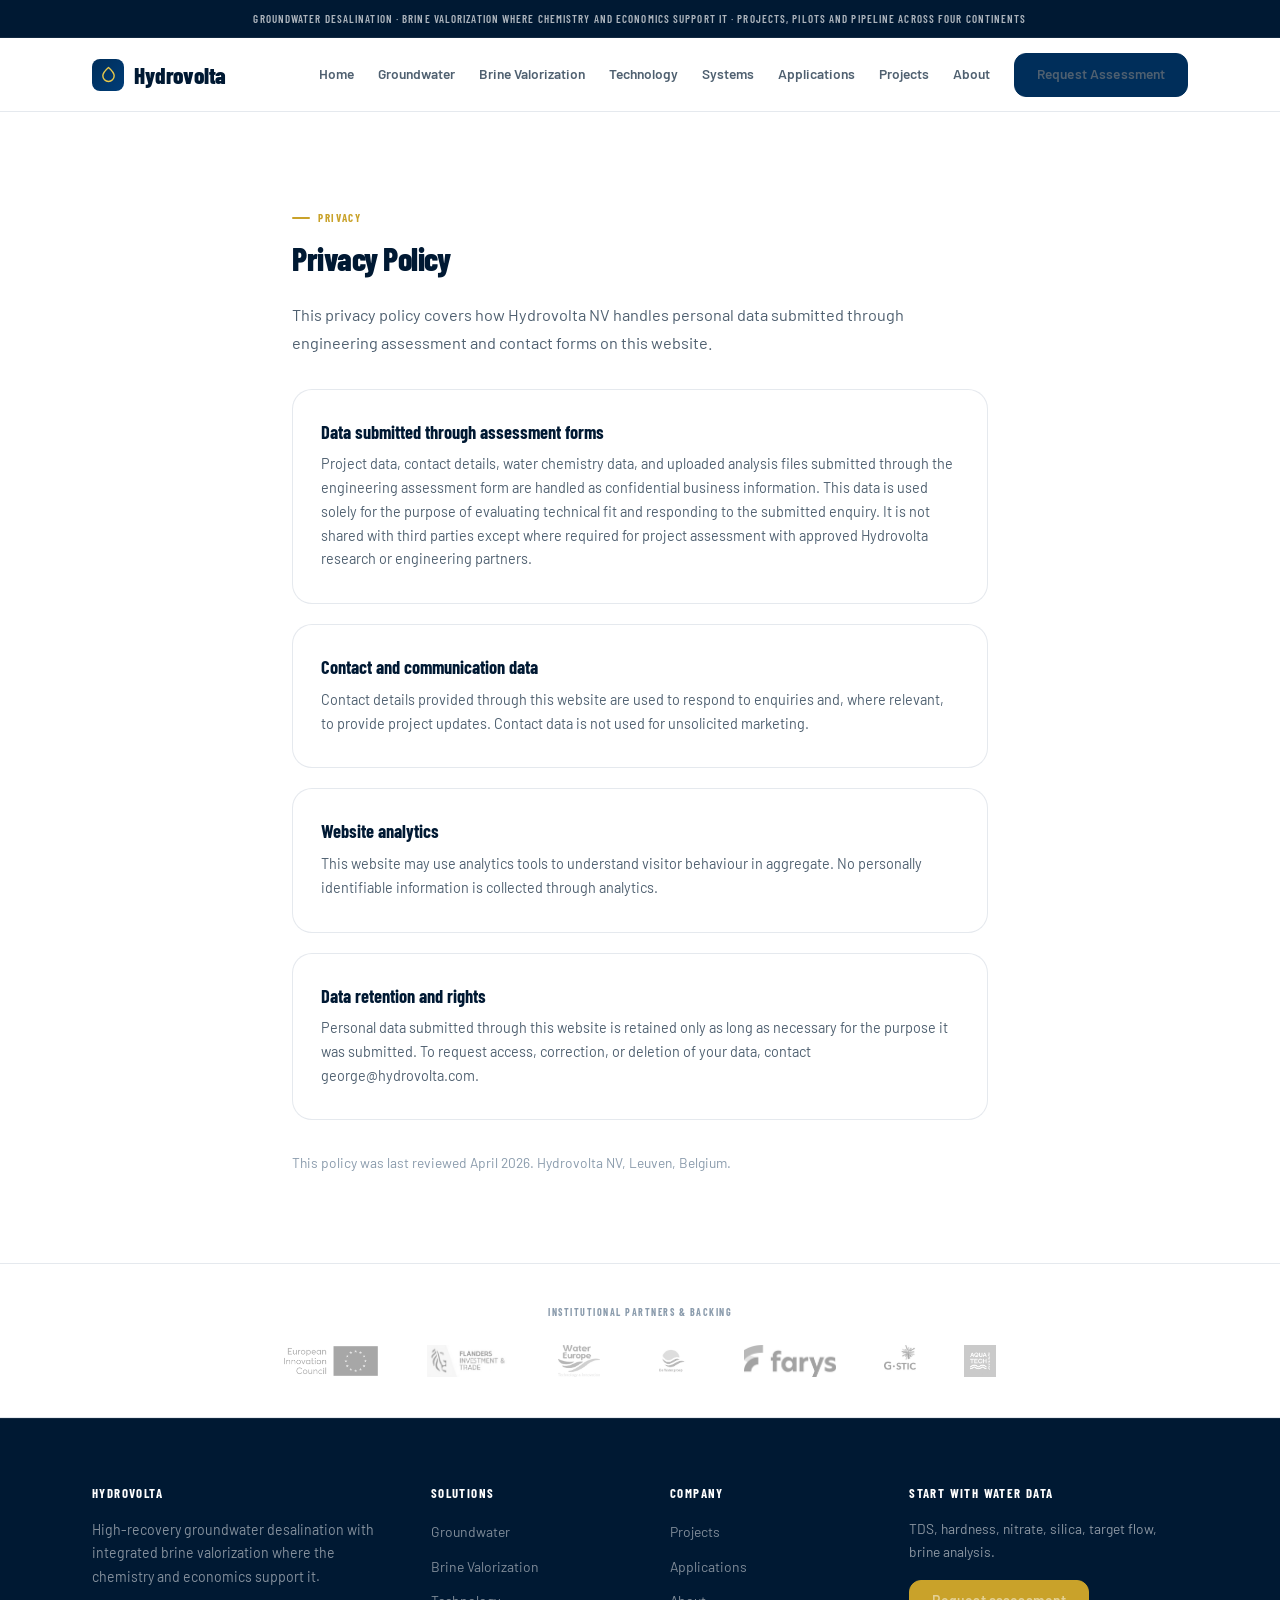
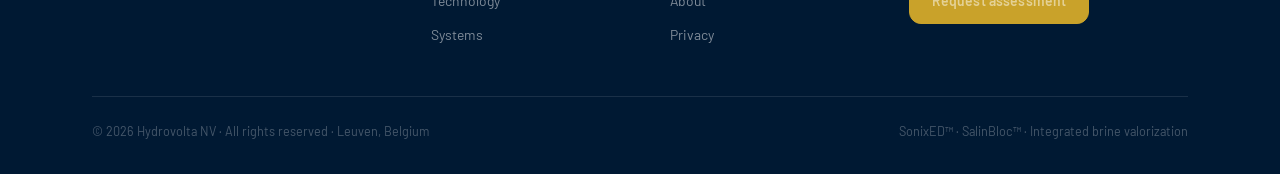
<file: privacy.html>
<!DOCTYPE html><html lang="en"><head><meta charset="UTF-8"/><meta name="viewport" content="width=device-width,initial-scale=1.0"/><meta name="description" content="Hydrovolta NV privacy policy for engineering assessment and contact forms."/><title>Privacy Policy | Hydrovolta</title><link rel="canonical" href="https://hydrovolta.com/privacy.html"/><meta property="og:title" content="Privacy Policy | Hydrovolta"/><meta property="og:description" content="Hydrovolta NV privacy policy for engineering assessment and contact forms."/><meta property="og:image" content="https://hydrovolta.com/images/hydrovolta_logo-OG.webp"/><meta name="twitter:card" content="summary_large_image"/><link rel="icon" href="images/favicon.ico"/><link rel="preconnect" href="https://fonts.googleapis.com"/><link rel="preconnect" href="https://fonts.gstatic.com" crossorigin/><link href="https://fonts.googleapis.com/css2?family=Barlow+Condensed:wght@400;500;600;700;800&family=Barlow:ital,wght@0,300;0,400;0,500;0,600;1,400&display=swap" rel="stylesheet"/><link rel="stylesheet" href="css/site.css"/></head><body><a class="skip" href="#main">Skip to content</a>
<div class="topbar">Groundwater desalination &middot; Brine valorization where chemistry and economics support it &middot; Projects, pilots and pipeline across four continents</div>
<nav class="nav" aria-label="Main navigation"><div class="nav__in"><a class="brand" href="index.html"><span class="brand__mark"><svg viewBox="0 0 24 24" width="17" height="17" fill="none" stroke="currentColor" stroke-width="2" stroke-linecap="round" stroke-linejoin="round"><path d="M12 2c-5.33 4.55-8 8.48-8 11.8a8 8 0 0 0 16 0c0-3.32-2.67-7.25-8-11.8z"/></svg></span><span>Hydrovolta</span></a>
<div class="nav__links" id="nav-links"><a href="index.html">Home</a><a href="groundwater.html">Groundwater</a><a href="brine-valorization.html">Brine Valorization</a><a href="technology.html">Technology</a><a href="systems.html">Systems</a><a href="applications.html">Applications</a><a href="projects.html">Projects</a><a href="about.html">About</a><a class="btn btn--navy btn--sm" href="contact.html">Request Assessment</a></div>
<button class="menu" id="menu-btn" aria-label="Toggle navigation" aria-expanded="false"><svg width="22" height="22" viewBox="0 0 24 24" fill="none" stroke="currentColor" stroke-width="2" stroke-linecap="round" stroke-linejoin="round"><path d="M3 12h18M3 6h18M3 18h18"/></svg></button></div></nav>
<main id="main">
<section class="section">
  <div class="wrap" style="max-width:760px">
    <span class="ey">Privacy</span>
    <h1 style="font-size:2rem;margin-bottom:1.5rem">Privacy Policy</h1>
    <p class="lead">This privacy policy covers how Hydrovolta NV handles personal data submitted through engineering assessment and contact forms on this website.</p>
    <div class="card" style="margin-top:2rem">
      <h3>Data submitted through assessment forms</h3>
      <p>Project data, contact details, water chemistry data, and uploaded analysis files submitted through the engineering assessment form are handled as confidential business information. This data is used solely for the purpose of evaluating technical fit and responding to the submitted enquiry. It is not shared with third parties except where required for project assessment with approved Hydrovolta research or engineering partners.</p>
    </div>
    <div class="card" style="margin-top:1.25rem">
      <h3>Contact and communication data</h3>
      <p>Contact details provided through this website are used to respond to enquiries and, where relevant, to provide project updates. Contact data is not used for unsolicited marketing.</p>
    </div>
    <div class="card" style="margin-top:1.25rem">
      <h3>Website analytics</h3>
      <p>This website may use analytics tools to understand visitor behaviour in aggregate. No personally identifiable information is collected through analytics.</p>
    </div>
    <div class="card" style="margin-top:1.25rem">
      <h3>Data retention and rights</h3>
      <p>Personal data submitted through this website is retained only as long as necessary for the purpose it was submitted. To request access, correction, or deletion of your data, contact george@hydrovolta.com.</p>
    </div>
    <p style="margin-top:2rem;font-size:.86rem;color:var(--l)">This policy was last reviewed April 2026. Hydrovolta NV, Leuven, Belgium.</p>
  </div>
</section>
</main>
<section class="logos"><div class="wrap"><p>Institutional partners &amp; backing</p><div class="logos__row"><img src="images/EIC_logo.webp" alt="EIC" loading="lazy"><img src="images/flanders_logo.webp" alt="Flanders" loading="lazy"><img src="images/watereu_logo.webp" alt="Water Europe" loading="lazy"><img src="images/watergroep_logo.webp" alt="De Watergroep" loading="lazy"><img src="images/farys_logo.webp" alt="Farys" loading="lazy"><img src="images/GSTIC_logo.webp" alt="GSTIC" loading="lazy"><img src="images/aquatech_logo.webp" alt="Aquatech" loading="lazy"></div></div></section><footer class="footer"><div class="wrap"><div class="footer__grid"><div><h4>Hydrovolta</h4><p>High-recovery groundwater desalination with integrated brine valorization where the chemistry and economics support it.</p></div><div><h4>Solutions</h4><ul><li><a href="groundwater.html">Groundwater</a></li><li><a href="brine-valorization.html">Brine Valorization</a></li><li><a href="technology.html">Technology</a></li><li><a href="systems.html">Systems</a></li></ul></div><div><h4>Company</h4><ul><li><a href="projects.html">Projects</a></li><li><a href="applications.html">Applications</a></li><li><a href="about.html">About</a></li><li><a href="privacy.html">Privacy</a></li></ul></div><div><h4>Start with water data</h4><p>TDS, hardness, nitrate, silica, target flow, brine analysis.</p><p style="margin-top:1rem"><a class="btn btn--gold btn--sm" href="contact.html">Request assessment</a></p></div></div><div class="footer__bottom"><p>&copy; <span data-year></span> Hydrovolta NV &middot; All rights reserved &middot; Leuven, Belgium</p><p>SonixED&trade; &middot; SalinBloc&trade; &middot; Integrated brine valorization</p></div></div></footer><script src="js/site.js"></script></body></html>
</file>
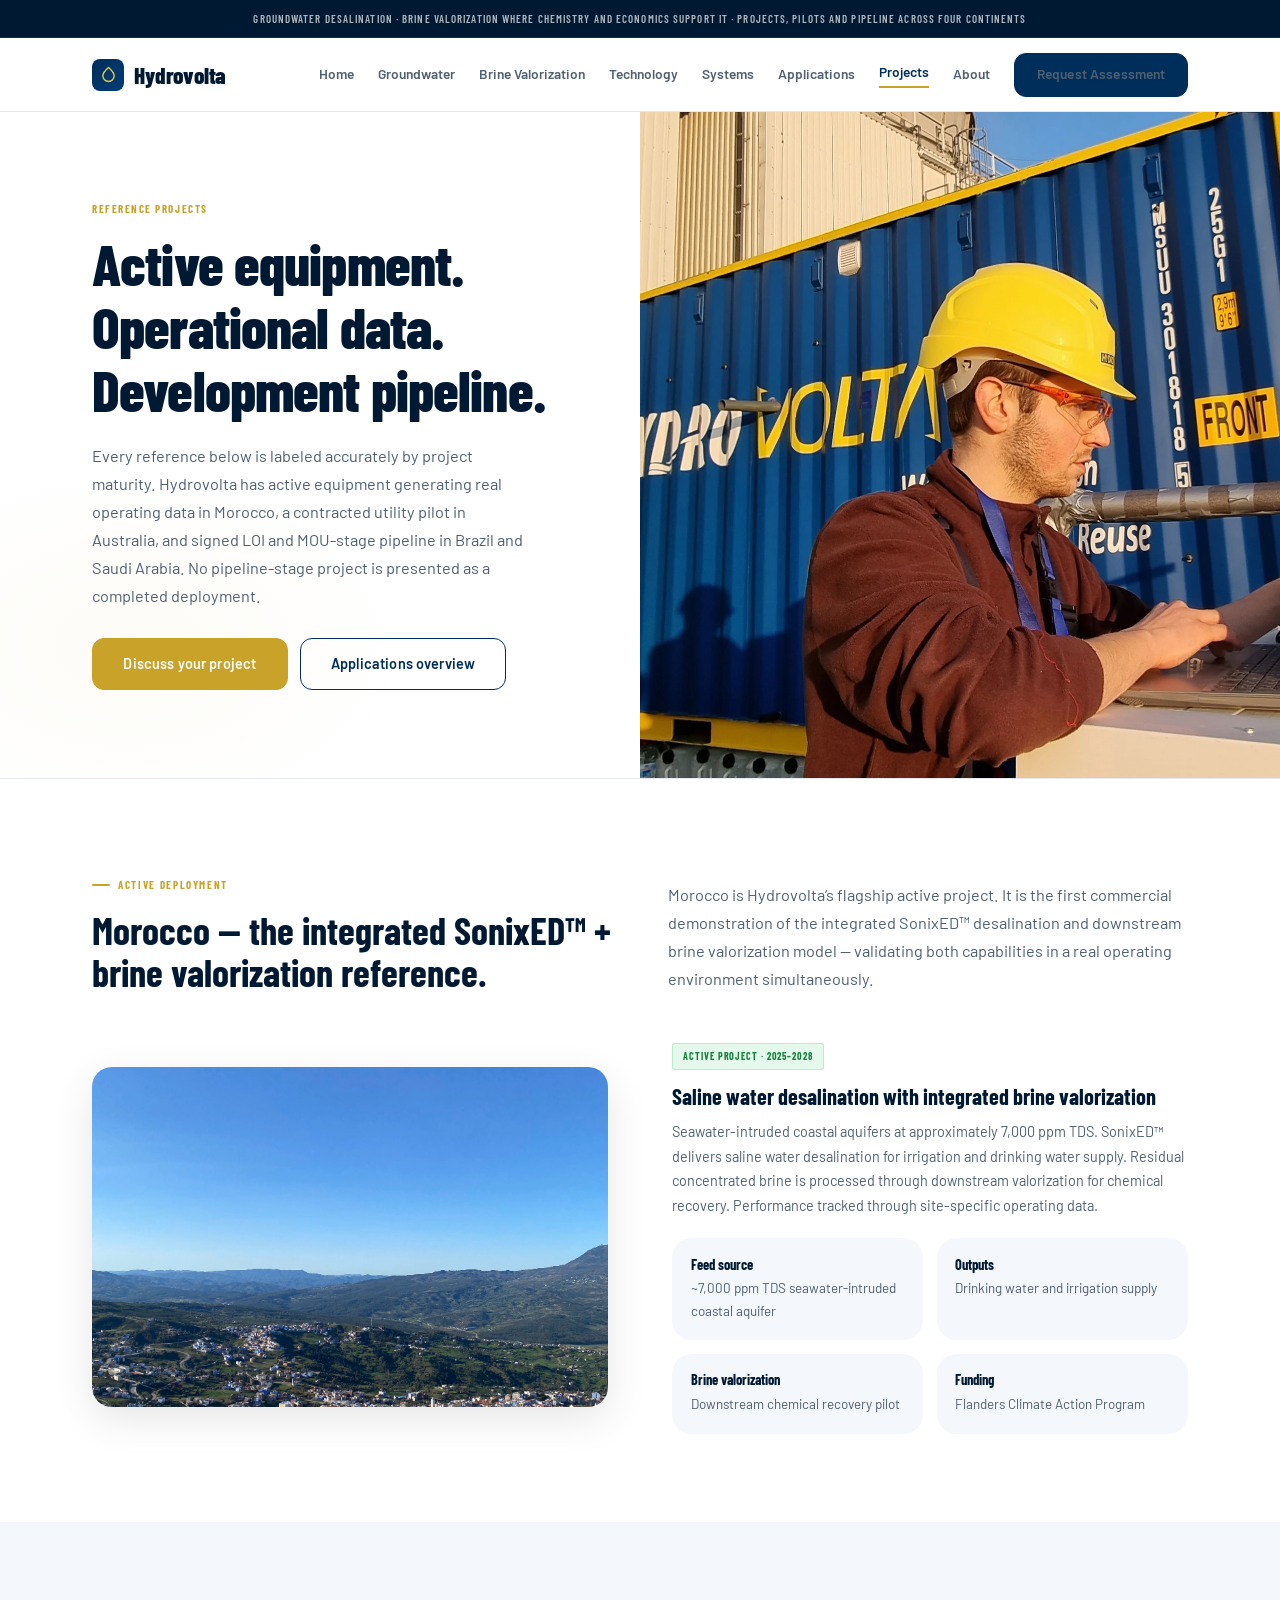
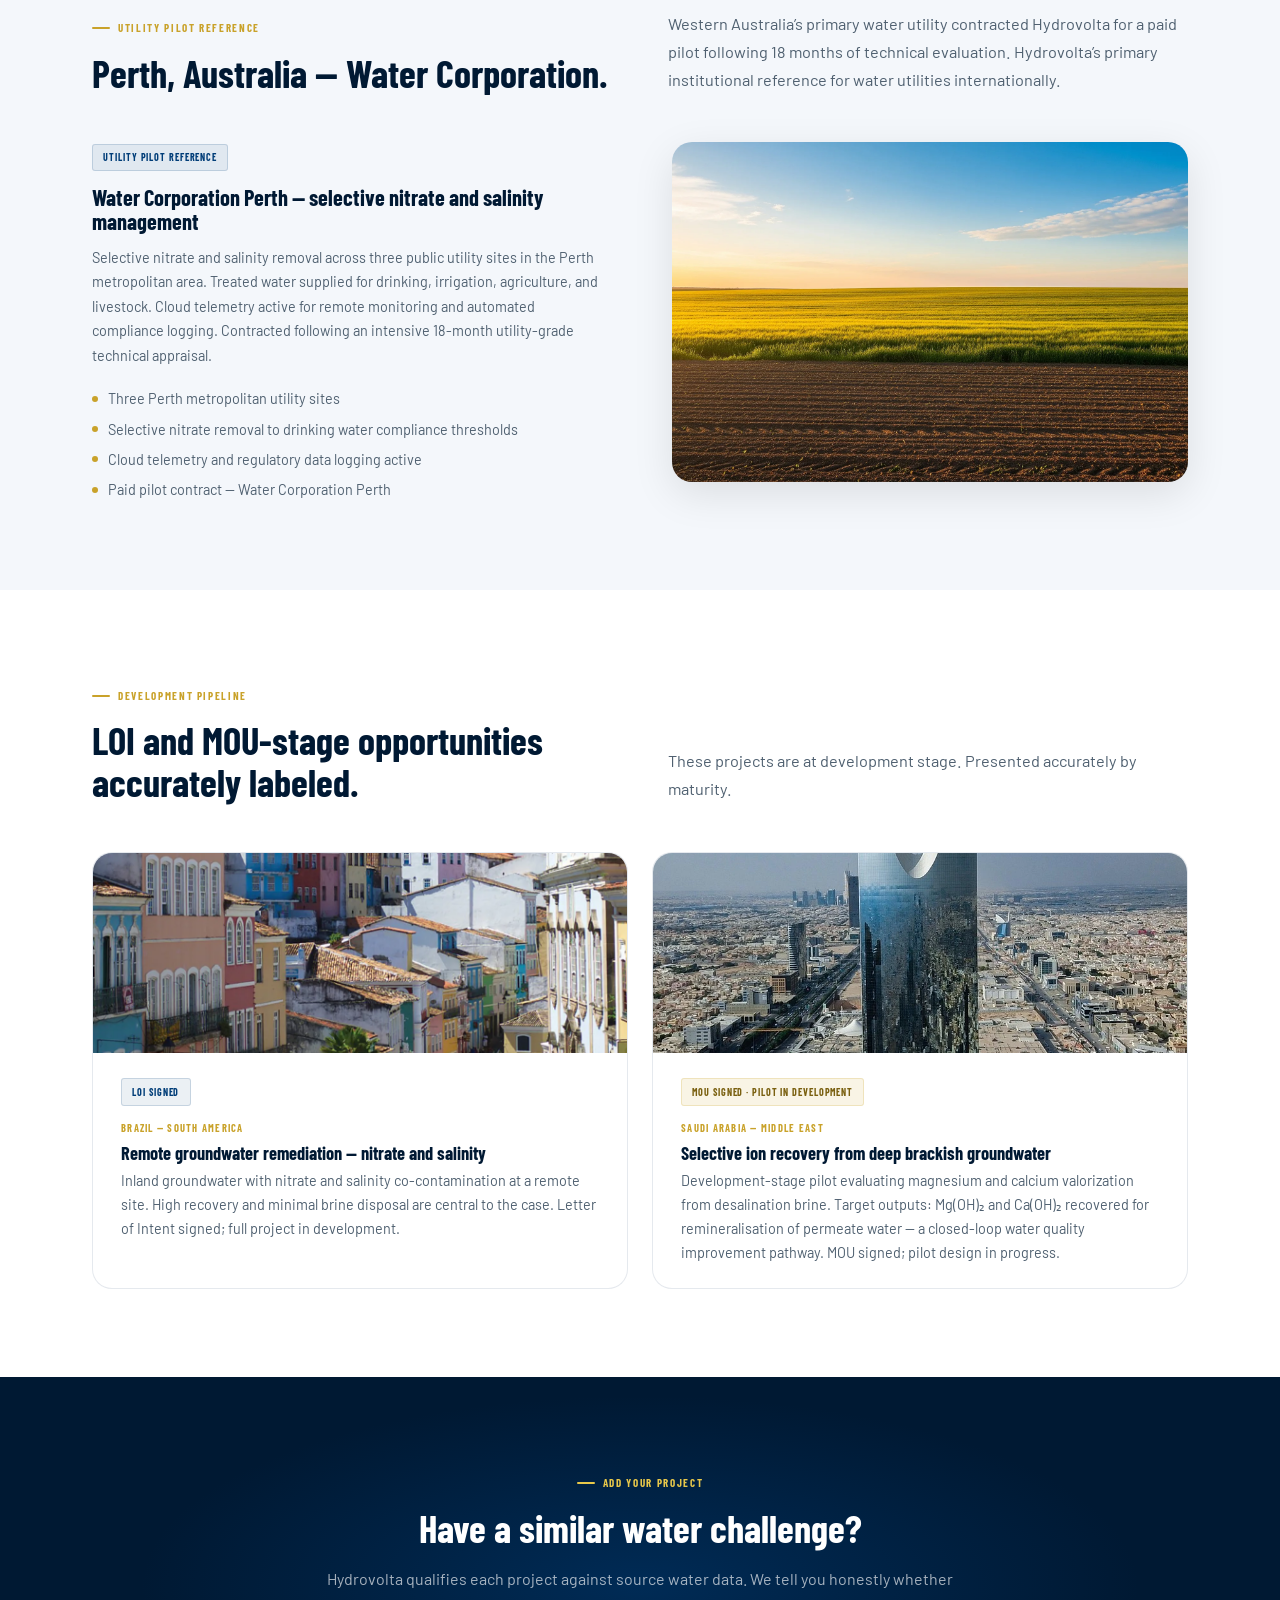
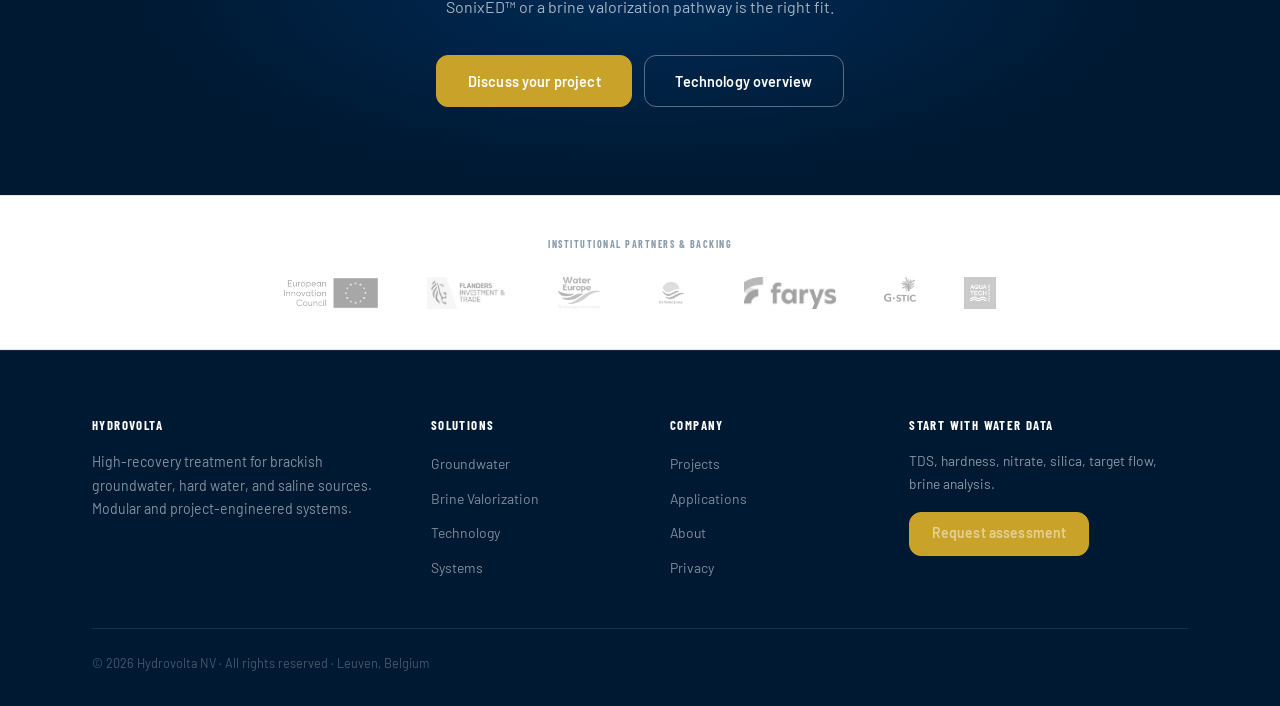
<file: projects.html>
<!DOCTYPE html><html lang="en"><head><meta charset="UTF-8"/><meta name="viewport" content="width=device-width,initial-scale=1.0"/><meta name="description" content="Active Morocco integrated deployment, Perth utility pilot, Brazil LOI, Saudi Arabia MOU. Projects labeled accurately by maturity."/><title>Projects | Hydrovolta</title><link rel="canonical" href="https://hydrovolta.com/projects.html"/><meta property="og:title" content="Projects | Hydrovolta"/><meta property="og:description" content="Active Morocco integrated deployment, Perth utility pilot, Brazil LOI, Saudi Arabia MOU. Projects labeled accurately by maturity."/><meta property="og:image" content="https://hydrovolta.com/images/hydrovolta_logo-OG.webp"/><meta name="twitter:card" content="summary_large_image"/><link rel="icon" href="images/favicon.ico"/><link rel="preconnect" href="https://fonts.googleapis.com"/><link rel="preconnect" href="https://fonts.gstatic.com" crossorigin/><link href="https://fonts.googleapis.com/css2?family=Barlow+Condensed:wght@400;500;600;700;800&family=Barlow:ital,wght@0,300;0,400;0,500;0,600;1,400&display=swap" rel="stylesheet"/><link rel="stylesheet" href="css/site.css"/></head><body><a class="skip" href="#main">Skip to content</a>
<div class="topbar">Groundwater desalination &middot; Brine valorization where chemistry and economics support it &middot; Projects, pilots and pipeline across four continents</div>
<nav class="nav" aria-label="Main navigation"><div class="nav__in"><a class="brand" href="index.html"><span class="brand__mark"><svg viewBox="0 0 24 24" width="17" height="17" fill="none" stroke="currentColor" stroke-width="2" stroke-linecap="round" stroke-linejoin="round"><path d="M12 2c-5.33 4.55-8 8.48-8 11.8a8 8 0 0 0 16 0c0-3.32-2.67-7.25-8-11.8z"/></svg></span><span>Hydrovolta</span></a>
<div class="nav__links" id="nav-links"><a href="index.html">Home</a><a href="groundwater.html">Groundwater</a><a href="brine-valorization.html">Brine Valorization</a><a href="technology.html">Technology</a><a href="systems.html">Systems</a><a href="applications.html">Applications</a><a href="projects.html">Projects</a><a href="about.html">About</a><a class="btn btn--navy btn--sm" href="contact.html">Request Assessment</a></div>
<button class="menu" id="menu-btn" aria-label="Toggle navigation" aria-expanded="false"><svg width="22" height="22" viewBox="0 0 24 24" fill="none" stroke="currentColor" stroke-width="2" stroke-linecap="round" stroke-linejoin="round"><path d="M3 12h18M3 6h18M3 18h18"/></svg></button></div></nav>
<main id="main">
<section class="hero hero--split">
  <div class="hero__copy">
    <span class="kicker">Reference projects</span>
    <h1>Active equipment. Operational data. Development pipeline.</h1>
    <p class="lead" style="margin-top:1.25rem;max-width:48ch">Every reference below is labeled accurately by project maturity. Hydrovolta has active equipment generating real operating data in Morocco, a contracted utility pilot in Australia, and signed LOI and MOU-stage pipeline in Brazil and Saudi Arabia. No pipeline-stage project is presented as a completed deployment.</p>
    <div class="actions"><a class="btn btn--gold" href="contact.html">Discuss your project</a><a class="btn btn--out" href="applications.html">Applications overview</a></div>
  </div>
  <div class="hero__visual">
    <img src="images/dieter_container.webp" alt="Hydrovolta engineer on-site with deployed SalinBloc containers" fetchpriority="high">
  </div>
</section>

<section class="section">
  <div class="wrap">
    <div class="head"><div class="rv"><span class="ey">Active deployment</span><h2>Morocco &mdash; the integrated SonixED&trade; + brine valorization reference.</h2></div>
    <p class="lead rv d1">Morocco is Hydrovolta&rsquo;s flagship active project. It is the first commercial demonstration of the integrated SonixED&trade; desalination and downstream brine valorization model &mdash; validating both capabilities in a real operating environment simultaneously.</p></div>
    <div class="split rv">
      <div class="split__image"><img src="images/morocco.webp" alt="Morocco project site landscape" loading="lazy"></div>
      <div>
        <span class="status status--active">Active Project &middot; 2025&ndash;2028</span>
        <h2 style="font-size:1.4rem;margin-bottom:.75rem">Saline water desalination with integrated brine valorization</h2>
        <p style="font-size:.9rem;color:var(--m);line-height:1.7;margin-bottom:1.25rem">Seawater-intruded coastal aquifers at approximately 7,000&thinsp;ppm TDS. SonixED&trade; delivers saline water desalination for irrigation and drinking water supply. Residual concentrated brine is processed through downstream valorization for chemical recovery. Performance tracked through site-specific operating data.</p>
        <div class="grid--2" style="gap:.85rem">
          <div class="card card--soft" style="padding:1.1rem"><h3 style="font-size:.9rem;margin-bottom:.3rem">Feed source</h3><p style="font-size:.84rem">~7,000 ppm TDS seawater-intruded coastal aquifer</p></div>
          <div class="card card--soft" style="padding:1.1rem"><h3 style="font-size:.9rem;margin-bottom:.3rem">Outputs</h3><p style="font-size:.84rem">Drinking water and irrigation supply</p></div>
          <div class="card card--soft" style="padding:1.1rem"><h3 style="font-size:.9rem;margin-bottom:.3rem">Brine valorization</h3><p style="font-size:.84rem">Downstream chemical recovery pilot</p></div>
          <div class="card card--soft" style="padding:1.1rem"><h3 style="font-size:.9rem;margin-bottom:.3rem">Funding</h3><p style="font-size:.84rem">Flanders Climate Action Program</p></div>
        </div>
      </div>
    </div>
  </div>
</section>

<section class="section section--soft">
  <div class="wrap">
    <div class="head"><div class="rv"><span class="ey">Utility pilot reference</span><h2>Perth, Australia &mdash; Water Corporation.</h2></div>
    <p class="lead rv d1">Western Australia&rsquo;s primary water utility contracted Hydrovolta for a paid pilot following 18 months of technical evaluation. Hydrovolta&rsquo;s primary institutional reference for water utilities internationally.</p></div>
    <div class="split rv" style="align-items:start">
      <div>
        <span class="status status--pilot">Utility Pilot Reference</span>
        <h2 style="font-size:1.4rem;margin-bottom:.75rem">Water Corporation Perth &mdash; selective nitrate and salinity management</h2>
        <p style="font-size:.9rem;color:var(--m);line-height:1.7;margin-bottom:1.25rem">Selective nitrate and salinity removal across three public utility sites in the Perth metropolitan area. Treated water supplied for drinking, irrigation, agriculture, and livestock. Cloud telemetry active for remote monitoring and automated compliance logging. Contracted following an intensive 18-month utility-grade technical appraisal.</p>
        <ul class="list"><li>Three Perth metropolitan utility sites</li><li>Selective nitrate removal to drinking water compliance thresholds</li><li>Cloud telemetry and regulatory data logging active</li><li>Paid pilot contract &mdash; Water Corporation Perth</li></ul>
      </div>
      <div class="split__image rv d1"><img src="images/agriculture_background.webp" alt="Agricultural land supplied through Perth groundwater treatment" loading="lazy"></div>
    </div>
  </div>
</section>

<section class="section">
  <div class="wrap">
    <div class="head"><div class="rv"><span class="ey">Development pipeline</span><h2>LOI and MOU-stage opportunities accurately labeled.</h2></div>
    <p class="lead rv d1">These projects are at development stage. Presented accurately by maturity.</p></div>
    <div class="grid--2">
      <article class="card card--image rv">
        <img src="images/brazil.webp" alt="Brazil remote groundwater project" loading="lazy">
        <div class="card__body">
          <span class="status status--loi">LOI Signed</span>
          <div style="font-family:var(--fd);font-size:10.5px;font-weight:700;letter-spacing:.12em;text-transform:uppercase;color:var(--g);margin-bottom:.4rem">Brazil &mdash; South America</div>
          <h3>Remote groundwater remediation &mdash; nitrate and salinity</h3>
          <p>Inland groundwater with nitrate and salinity co-contamination at a remote site. High recovery and minimal brine disposal are central to the case. Letter of Intent signed; full project in development.</p>
        </div>
      </article>
      <article class="card card--image rv d1">
        <img src="images/saudi.webp" alt="Saudi Arabia selective recovery project" loading="lazy">
        <div class="card__body">
          <span class="status status--mou">MOU Signed &middot; Pilot in Development</span>
          <div style="font-family:var(--fd);font-size:10.5px;font-weight:700;letter-spacing:.12em;text-transform:uppercase;color:var(--g);margin-bottom:.4rem">Saudi Arabia &mdash; Middle East</div>
          <h3>Selective ion recovery from deep brackish groundwater</h3>
          <p>Development-stage pilot evaluating magnesium and calcium valorization from desalination brine. Target outputs: Mg(OH)&#8322; and Ca(OH)&#8322; recovered for remineralisation of permeate water &mdash; a closed-loop water quality improvement pathway. MOU signed; pilot design in progress.</p>
        </div>
      </article>
    </div>
  </div>
</section>

<section class="cta-strip"><div class="cta-strip__in"><span class="ey ey--lt">Add your project</span><h2>Have a similar water challenge?</h2><p>Hydrovolta qualifies each project against source water data. We tell you honestly whether SonixED&trade; or a brine valorization pathway is the right fit.</p><div class="actions"><a class="btn btn--gold" href="contact.html">Discuss your project</a><a class="btn btn--ghost" href="technology.html">Technology overview</a></div></div></section>
</main><section class="logos"><div class="wrap"><p>Institutional partners &amp; backing</p><div class="logos__row"><img src="images/EIC_logo.webp" alt="EIC" loading="lazy"><img src="images/flanders_logo.webp" alt="Flanders" loading="lazy"><img src="images/watereu_logo.webp" alt="Water Europe" loading="lazy"><img src="images/watergroep_logo.webp" alt="De Watergroep" loading="lazy"><img src="images/farys_logo.webp" alt="Farys" loading="lazy"><img src="images/GSTIC_logo.webp" alt="GSTIC" loading="lazy"><img src="images/aquatech_logo.webp" alt="Aquatech" loading="lazy"></div></div></section><footer class="footer"><div class="wrap"><div class="footer__grid"><div><h4>Hydrovolta</h4><p>High-recovery treatment for brackish groundwater, hard water, and saline sources. Modular and project-engineered systems.</p></div><div><h4>Solutions</h4><ul><li><a href="groundwater.html">Groundwater</a></li><li><a href="brine-valorization.html">Brine Valorization</a></li><li><a href="technology.html">Technology</a></li><li><a href="systems.html">Systems</a></li></ul></div><div><h4>Company</h4><ul><li><a href="projects.html">Projects</a></li><li><a href="applications.html">Applications</a></li><li><a href="about.html">About</a></li><li><a href="privacy.html">Privacy</a></li></ul></div><div><h4>Start with water data</h4><p>TDS, hardness, nitrate, silica, target flow, brine analysis.</p><p style="margin-top:1rem"><a class="btn btn--gold btn--sm" href="contact.html">Request assessment</a></p></div></div><div class="footer__bottom"><p>&copy; <span data-year></span> Hydrovolta NV &middot; All rights reserved &middot; Leuven, Belgium</p></div></div></footer><script src="js/site.js"></script></body></html>
</file>
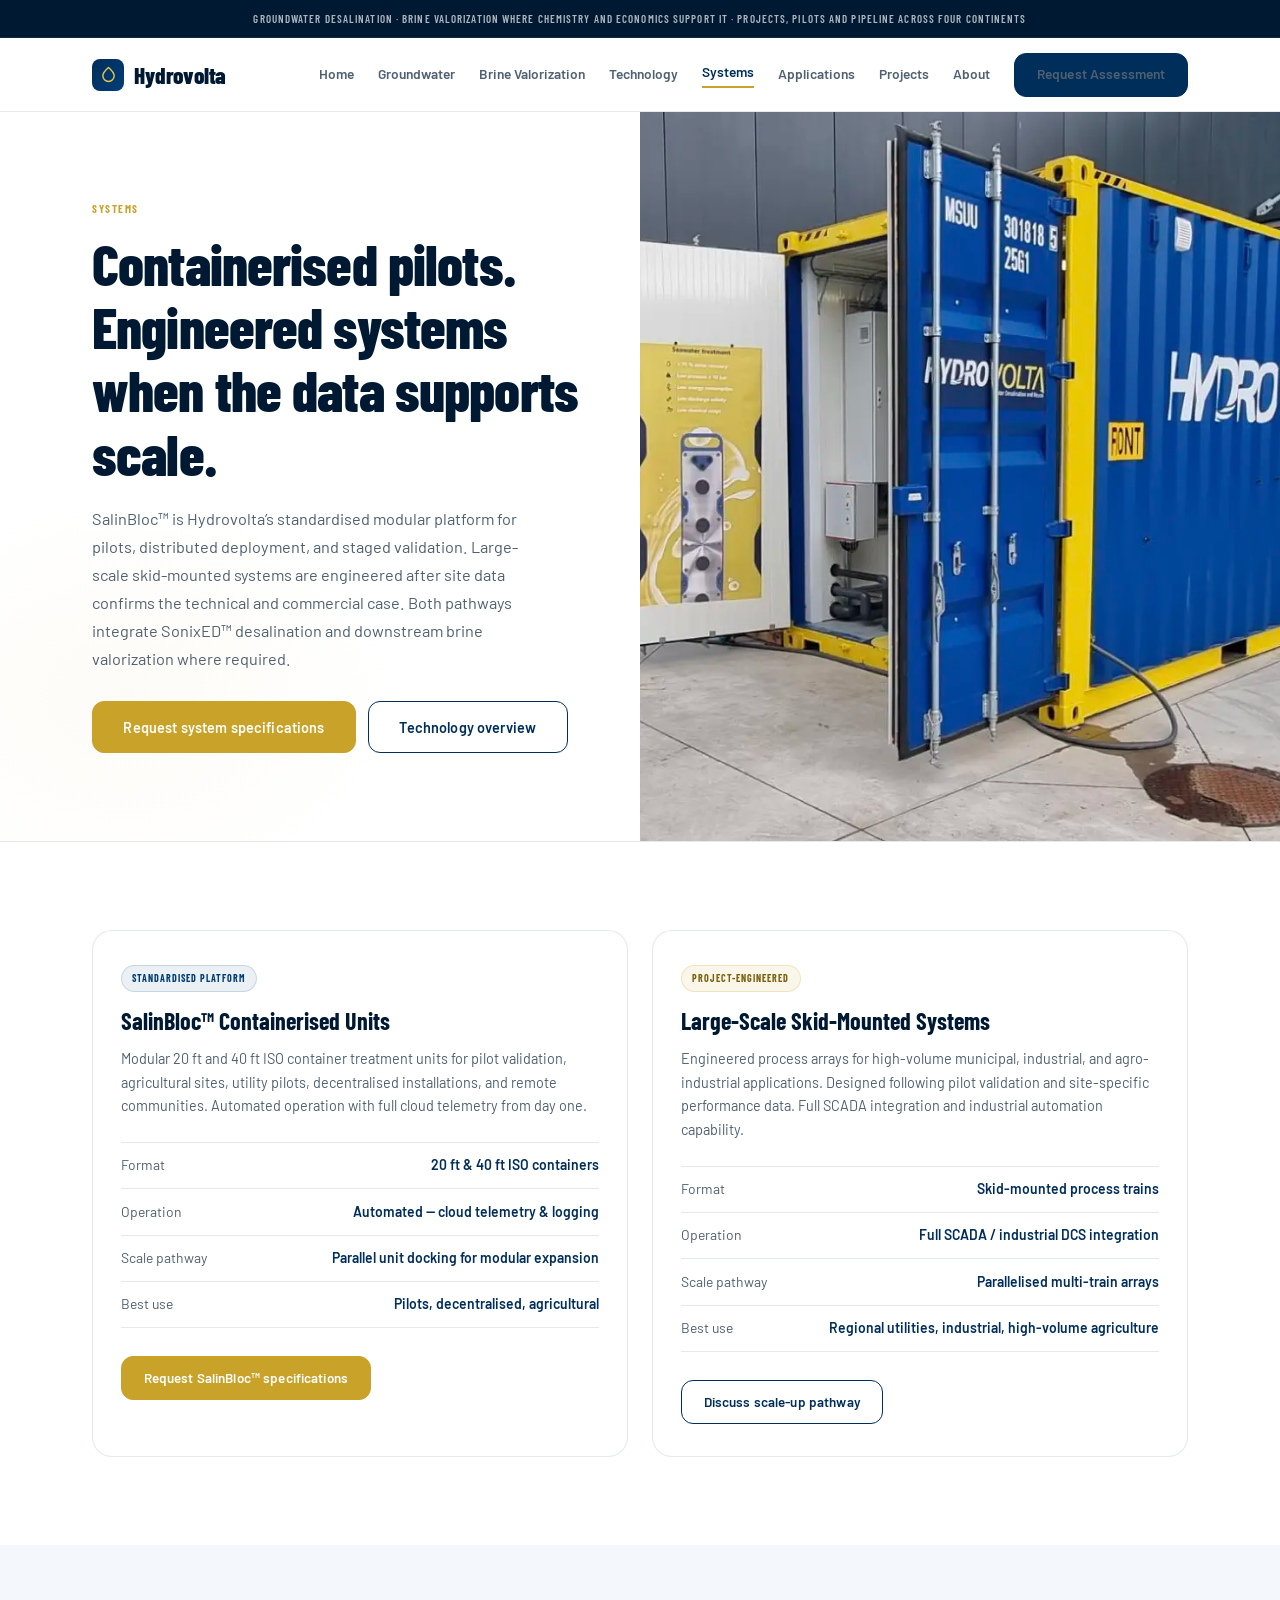
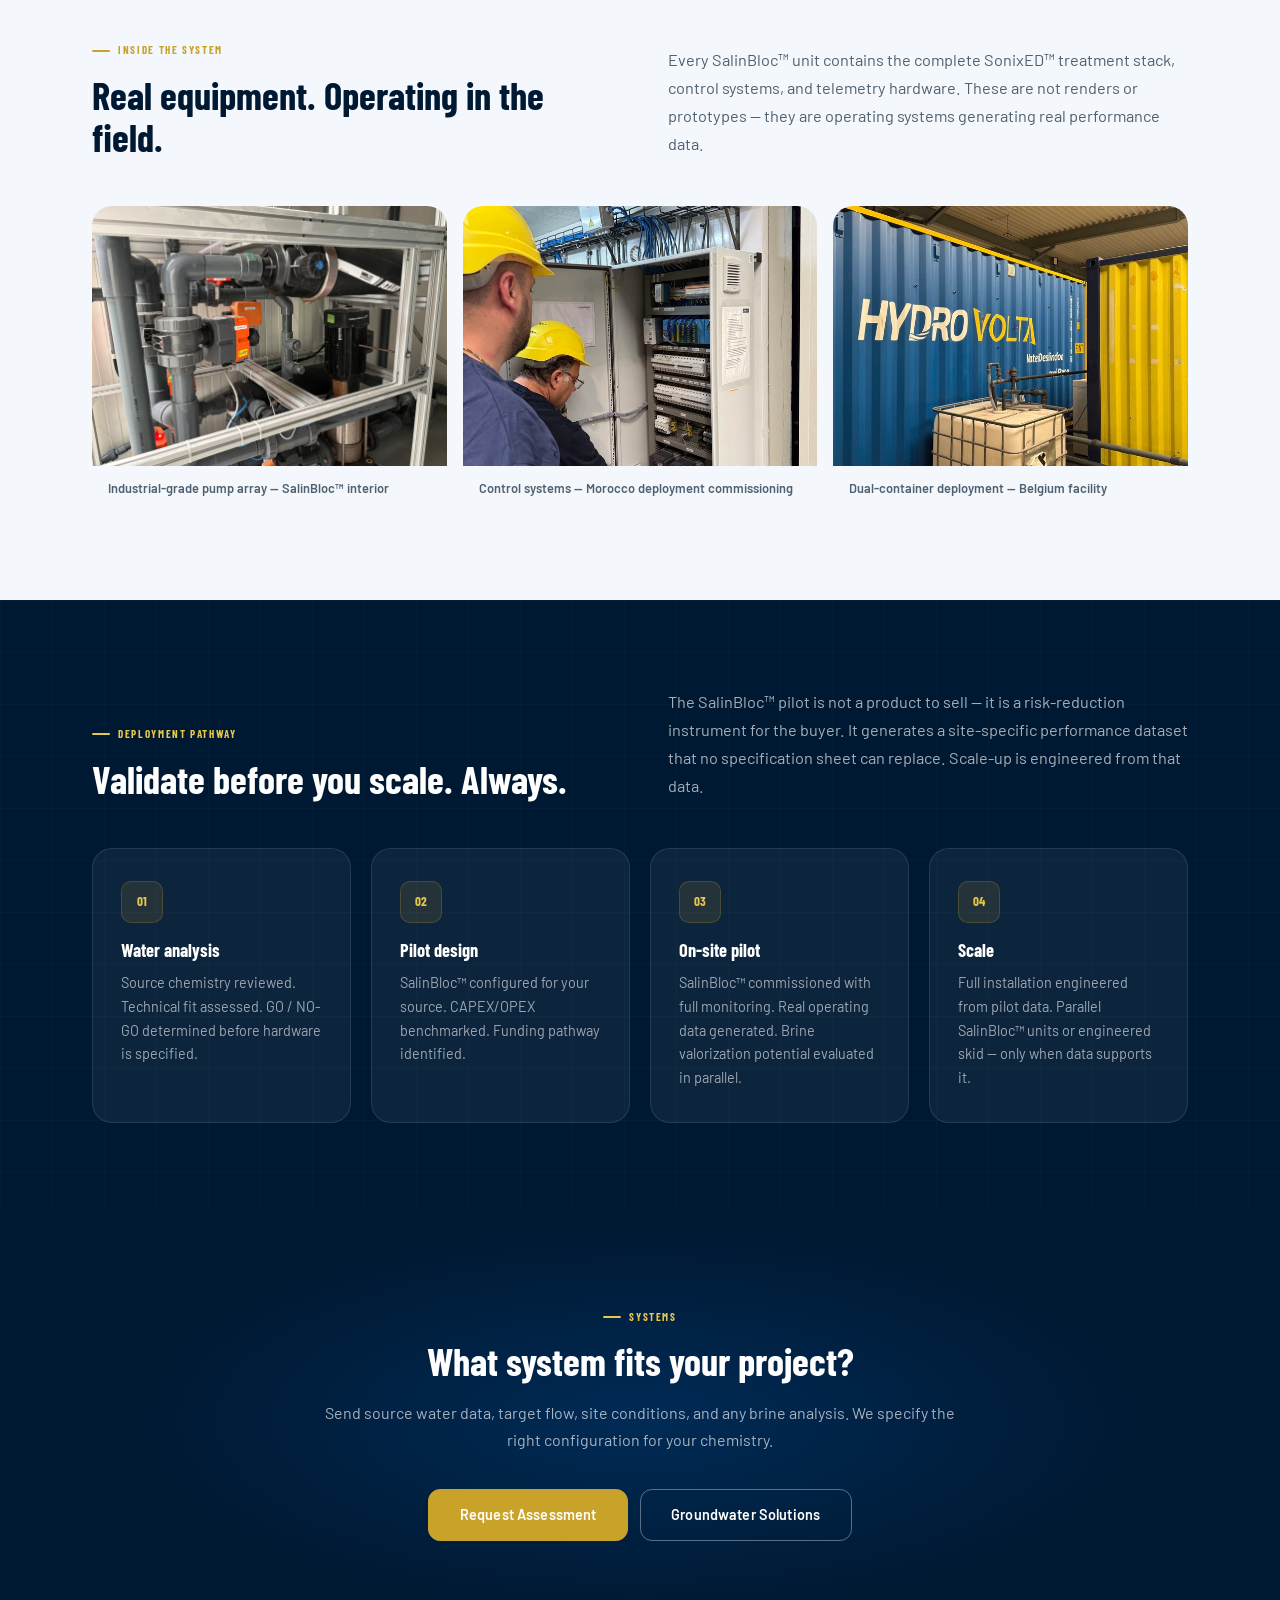
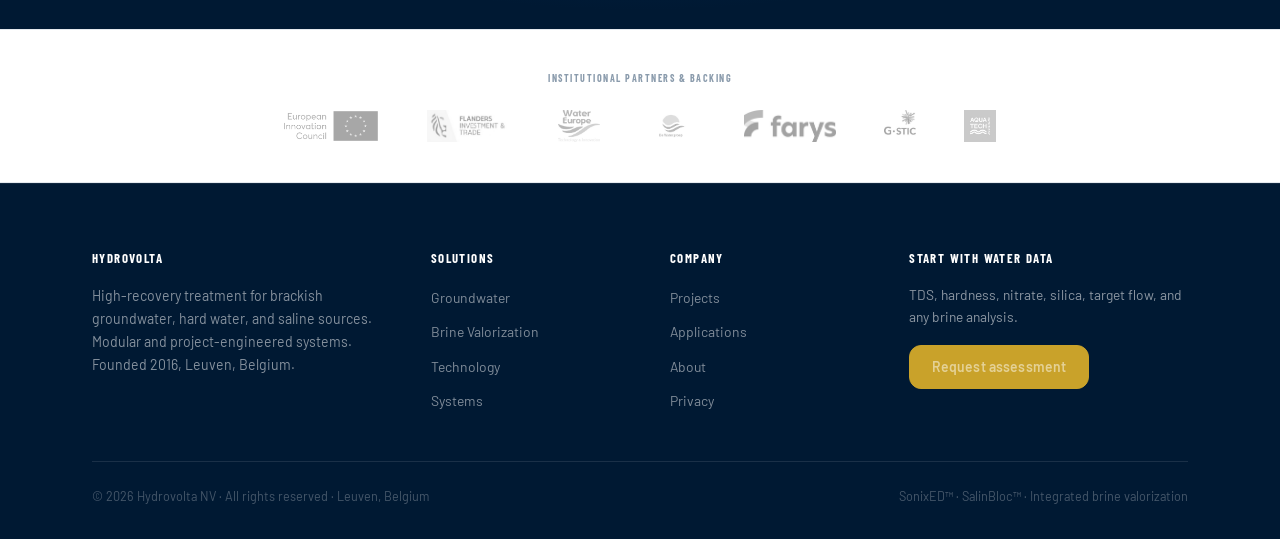
<file: systems.html>
<!DOCTYPE html><html lang="en"><head><meta charset="UTF-8"/><meta name="viewport" content="width=device-width,initial-scale=1.0"/><meta name="description" content="SalinBloc containerised modular water treatment units and project-engineered skid systems. Deployed pilots and full installations for brackish groundwater and brine treatment."/><title>Systems | Hydrovolta</title><link rel="canonical" href="https://hydrovolta.com/systems.html"/><meta property="og:title" content="Systems | Hydrovolta"/><meta property="og:description" content="SalinBloc containerised modular water treatment units and project-engineered skid systems. Deployed pilots and full installations for brackish groundwater and brine treatment."/><meta property="og:image" content="https://hydrovolta.com/images/hydrovolta_logo-OG.webp"/><meta name="twitter:card" content="summary_large_image"/><link rel="icon" href="images/favicon.ico"/><link rel="preconnect" href="https://fonts.googleapis.com"/><link rel="preconnect" href="https://fonts.gstatic.com" crossorigin/><link href="https://fonts.googleapis.com/css2?family=Barlow+Condensed:wght@400;500;600;700;800&family=Barlow:ital,wght@0,300;0,400;0,500;0,600;1,400&display=swap" rel="stylesheet"/><link rel="stylesheet" href="css/site.css"/></head><body><a class="skip" href="#main">Skip to content</a>
<div class="topbar">Groundwater desalination &middot; Brine valorization where chemistry and economics support it &middot; Projects, pilots and pipeline across four continents</div>
<nav class="nav" aria-label="Main navigation"><div class="nav__in"><a class="brand" href="index.html"><span class="brand__mark"><svg viewBox="0 0 24 24" width="17" height="17" fill="none" stroke="currentColor" stroke-width="2" stroke-linecap="round" stroke-linejoin="round"><path d="M12 2c-5.33 4.55-8 8.48-8 11.8a8 8 0 0 0 16 0c0-3.32-2.67-7.25-8-11.8z"/></svg></span><span>Hydrovolta</span></a>
<div class="nav__links" id="nav-links"><a href="index.html">Home</a><a href="groundwater.html">Groundwater</a><a href="brine-valorization.html">Brine Valorization</a><a href="technology.html">Technology</a><a href="systems.html">Systems</a><a href="applications.html">Applications</a><a href="projects.html">Projects</a><a href="about.html">About</a><a class="btn btn--navy btn--sm" href="contact.html">Request Assessment</a></div>
<button class="menu" id="menu-btn" aria-label="Toggle navigation" aria-expanded="false"><svg width="22" height="22" viewBox="0 0 24 24" fill="none" stroke="currentColor" stroke-width="2" stroke-linecap="round" stroke-linejoin="round"><path d="M3 12h18M3 6h18M3 18h18"/></svg></button></div></nav>
<main id="main">
<section class="hero hero--split">
  <div class="hero__copy">
    <span class="kicker">Systems</span>
    <h1>Containerised pilots. Engineered systems when the data supports scale.</h1>
    <p class="lead" style="margin-top:1.25rem;max-width:48ch">SalinBloc&trade; is Hydrovolta&rsquo;s standardised modular platform for pilots, distributed deployment, and staged validation. Large-scale skid-mounted systems are engineered after site data confirms the technical and commercial case. Both pathways integrate SonixED&trade; desalination and downstream brine valorization where required.</p>
    <div class="actions"><a class="btn btn--gold" href="contact.html">Request system specifications</a><a class="btn btn--out" href="technology.html">Technology overview</a></div>
  </div>
  <div class="hero__visual">
    <img src="images/salin_bloc.webp" alt="SalinBloc containerised treatment unit with doors open showing installed equipment" fetchpriority="high">
  </div>
</section>

<section class="section">
  <div class="wrap">
    <div class="grid--2">
      <article class="card rv">
        <span class="pill">Standardised platform</span>
        <h2 style="font-size:1.5rem;margin-bottom:.75rem">SalinBloc&trade; Containerised Units</h2>
        <p>Modular 20&thinsp;ft and 40&thinsp;ft ISO container treatment units for pilot validation, agricultural sites, utility pilots, decentralised installations, and remote communities. Automated operation with full cloud telemetry from day one.</p>
        <div class="spec">
          <div><span>Format</span><span>20&thinsp;ft &amp; 40&thinsp;ft ISO containers</span></div>
          <div><span>Operation</span><span>Automated &mdash; cloud telemetry &amp; logging</span></div>
          <div><span>Scale pathway</span><span>Parallel unit docking for modular expansion</span></div>
          <div><span>Best use</span><span>Pilots, decentralised, agricultural</span></div>
        </div>
        <div class="actions"><a class="btn btn--gold btn--sm" href="contact.html">Request SalinBloc&trade; specifications</a></div>
      </article>
      <article class="card rv d1">
        <span class="pill pill--gold">Project-engineered</span>
        <h2 style="font-size:1.5rem;margin-bottom:.75rem">Large-Scale Skid-Mounted Systems</h2>
        <p>Engineered process arrays for high-volume municipal, industrial, and agro-industrial applications. Designed following pilot validation and site-specific performance data. Full SCADA integration and industrial automation capability.</p>
        <div class="spec">
          <div><span>Format</span><span>Skid-mounted process trains</span></div>
          <div><span>Operation</span><span>Full SCADA / industrial DCS integration</span></div>
          <div><span>Scale pathway</span><span>Parallelised multi-train arrays</span></div>
          <div><span>Best use</span><span>Regional utilities, industrial, high-volume agriculture</span></div>
        </div>
        <div class="actions"><a class="btn btn--out btn--sm" href="contact.html">Discuss scale-up pathway</a></div>
      </article>
    </div>
  </div>
</section>

<section class="section section--soft">
  <div class="wrap">
    <div class="head"><div class="rv"><span class="ey">Inside the system</span><h2>Real equipment. Operating in the field.</h2></div>
    <p class="lead rv d1">Every SalinBloc&trade; unit contains the complete SonixED&trade; treatment stack, control systems, and telemetry hardware. These are not renders or prototypes &mdash; they are operating systems generating real performance data.</p></div>
    <div class="photo-strip rv">
      <figure>
        <img src="images/pumps_in_container.webp" alt="Process pump array inside SalinBloc container" loading="lazy">
        <figcaption>Industrial-grade pump array &mdash; SalinBloc&trade; interior</figcaption>
      </figure>
      <figure>
        <img src="images/monitoring_1_cropped.webp" alt="Control panel commissioning inside container" loading="lazy">
        <figcaption>Control systems &mdash; Morocco deployment commissioning</figcaption>
      </figure>
      <figure>
        <img src="images/2-containers_cropped.webp" alt="Two Hydrovolta containers deployed at facility" loading="lazy">
        <figcaption>Dual-container deployment &mdash; Belgium facility</figcaption>
      </figure>
    </div>
  </div>
</section>

<section class="section section--dark">
  <div class="wrap" style="position:relative;z-index:1">
    <div class="head"><div class="rv"><span class="ey ey--lt">Deployment pathway</span><h2 style="color:var(--w)">Validate before you scale. Always.</h2></div>
    <p class="lead rv d1" style="color:rgba(255,255,255,.65)">The SalinBloc&trade; pilot is not a product to sell &mdash; it is a risk-reduction instrument for the buyer. It generates a site-specific performance dataset that no specification sheet can replace. Scale-up is engineered from that data.</p></div>
    <div class="grid--4">
      <article class="card card--dark rv"><div class="num num--dark">01</div><h3>Water analysis</h3><p>Source chemistry reviewed. Technical fit assessed. GO / NO-GO determined before hardware is specified.</p></article>
      <article class="card card--dark rv d1"><div class="num num--dark">02</div><h3>Pilot design</h3><p>SalinBloc&trade; configured for your source. CAPEX/OPEX benchmarked. Funding pathway identified.</p></article>
      <article class="card card--dark rv d2"><div class="num num--dark">03</div><h3>On-site pilot</h3><p>SalinBloc&trade; commissioned with full monitoring. Real operating data generated. Brine valorization potential evaluated in parallel.</p></article>
      <article class="card card--dark rv d3"><div class="num num--dark">04</div><h3>Scale</h3><p>Full installation engineered from pilot data. Parallel SalinBloc&trade; units or engineered skid — only when data supports it.</p></article>
    </div>
  </div>
</section>
<section class="cta-strip"><div class="cta-strip__in"><span class="ey ey--lt">Systems</span><h2>What system fits your project?</h2><p>Send source water data, target flow, site conditions, and any brine analysis. We specify the right configuration for your chemistry.</p><div class="actions"><a class="btn btn--gold" href="contact.html">Request Assessment</a><a class="btn btn--ghost" href="groundwater.html">Groundwater Solutions</a></div></div></section>
</main><section class="logos"><div class="wrap"><p>Institutional partners &amp; backing</p><div class="logos__row"><img src="images/EIC_logo.webp" alt="EIC" loading="lazy"><img src="images/flanders_logo.webp" alt="Flanders" loading="lazy"><img src="images/watereu_logo.webp" alt="Water Europe" loading="lazy"><img src="images/watergroep_logo.webp" alt="De Watergroep" loading="lazy"><img src="images/farys_logo.webp" alt="Farys" loading="lazy"><img src="images/GSTIC_logo.webp" alt="GSTIC" loading="lazy"><img src="images/aquatech_logo.webp" alt="Aquatech" loading="lazy"></div></div></section><footer class="footer"><div class="wrap"><div class="footer__grid"><div><h4>Hydrovolta</h4><p>High-recovery treatment for brackish groundwater, hard water, and saline sources. Modular and project-engineered systems. Founded 2016, Leuven, Belgium.</p></div><div><h4>Solutions</h4><ul><li><a href="groundwater.html">Groundwater</a></li><li><a href="brine-valorization.html">Brine Valorization</a></li><li><a href="technology.html">Technology</a></li><li><a href="systems.html">Systems</a></li></ul></div><div><h4>Company</h4><ul><li><a href="projects.html">Projects</a></li><li><a href="applications.html">Applications</a></li><li><a href="about.html">About</a></li><li><a href="privacy.html">Privacy</a></li></ul></div><div><h4>Start with water data</h4><p>TDS, hardness, nitrate, silica, target flow, and any brine analysis.</p><p style="margin-top:1rem"><a class="btn btn--gold btn--sm" href="contact.html">Request assessment</a></p></div></div><div class="footer__bottom"><p>&copy; <span data-year></span> Hydrovolta NV &middot; All rights reserved &middot; Leuven, Belgium</p><p>SonixED&trade; &middot; SalinBloc&trade; &middot; Integrated brine valorization</p></div></div></footer><script src="js/site.js"></script></body></html>
</file>
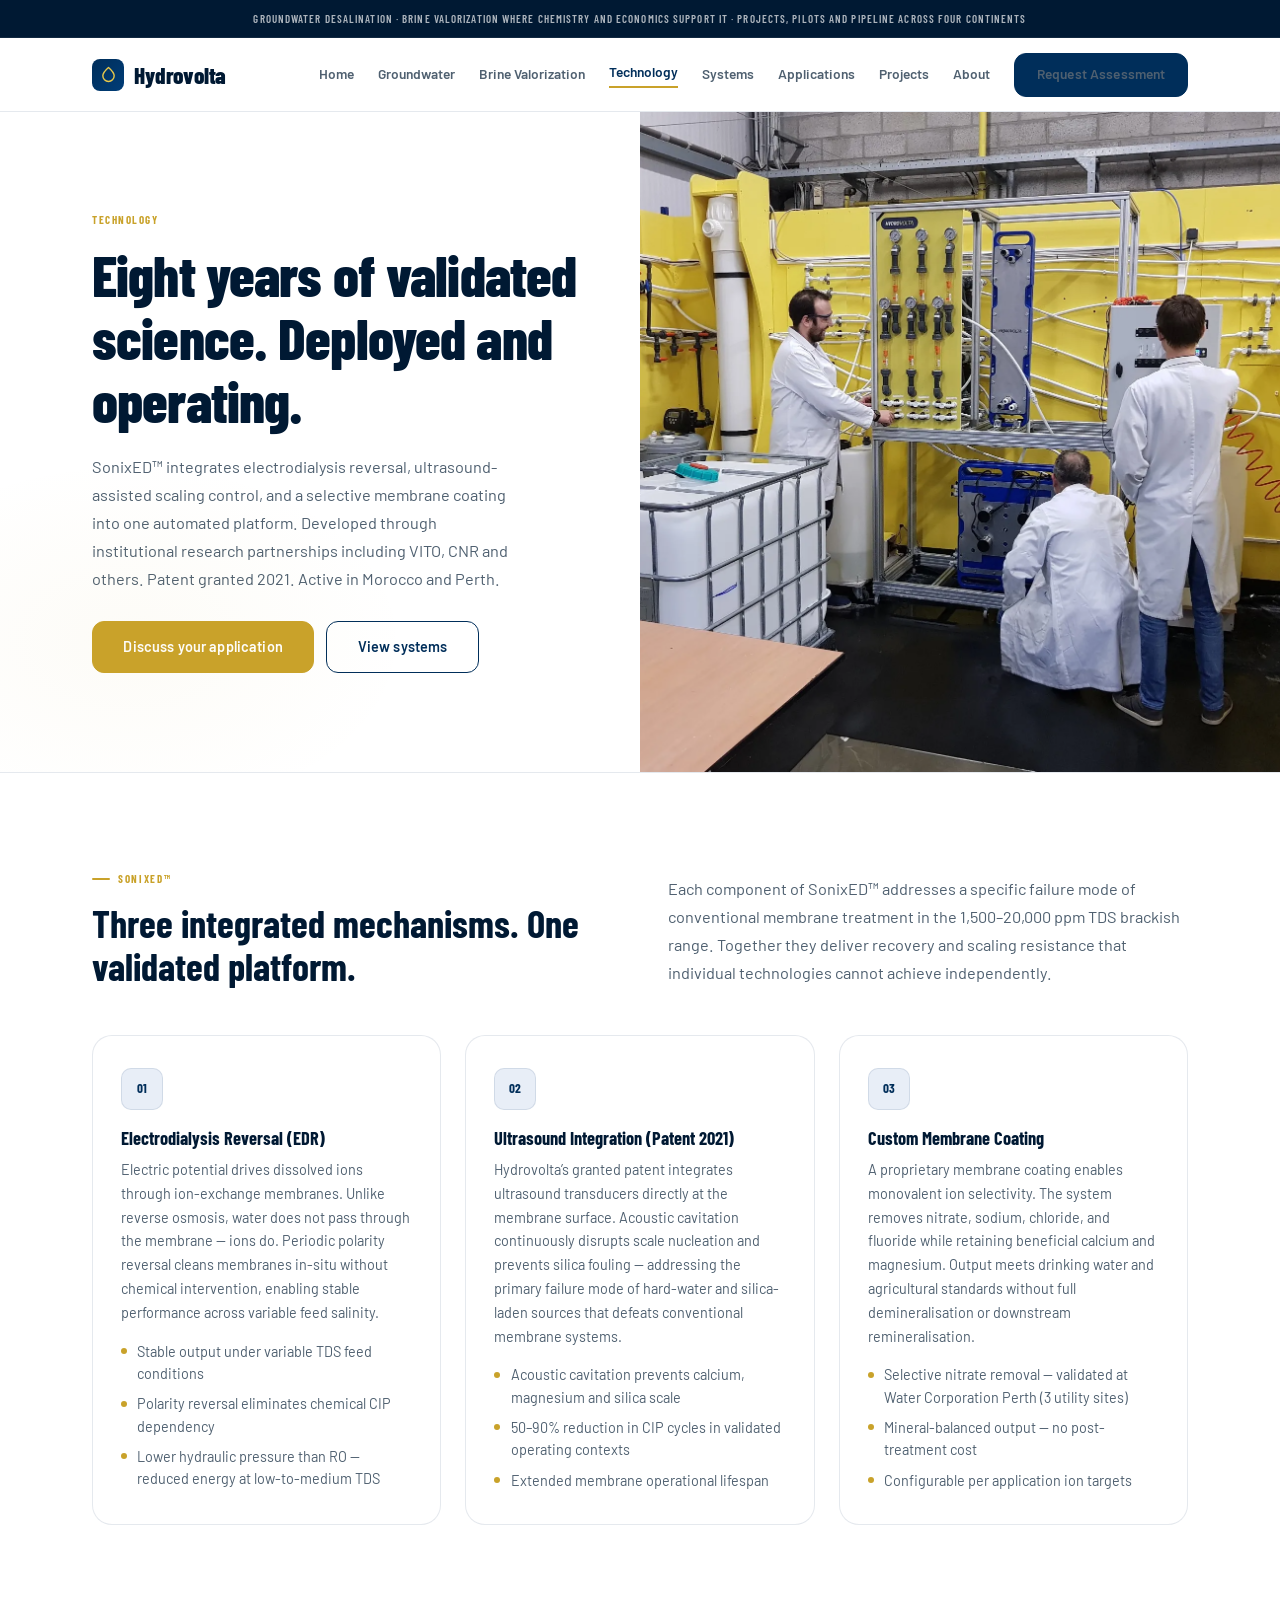
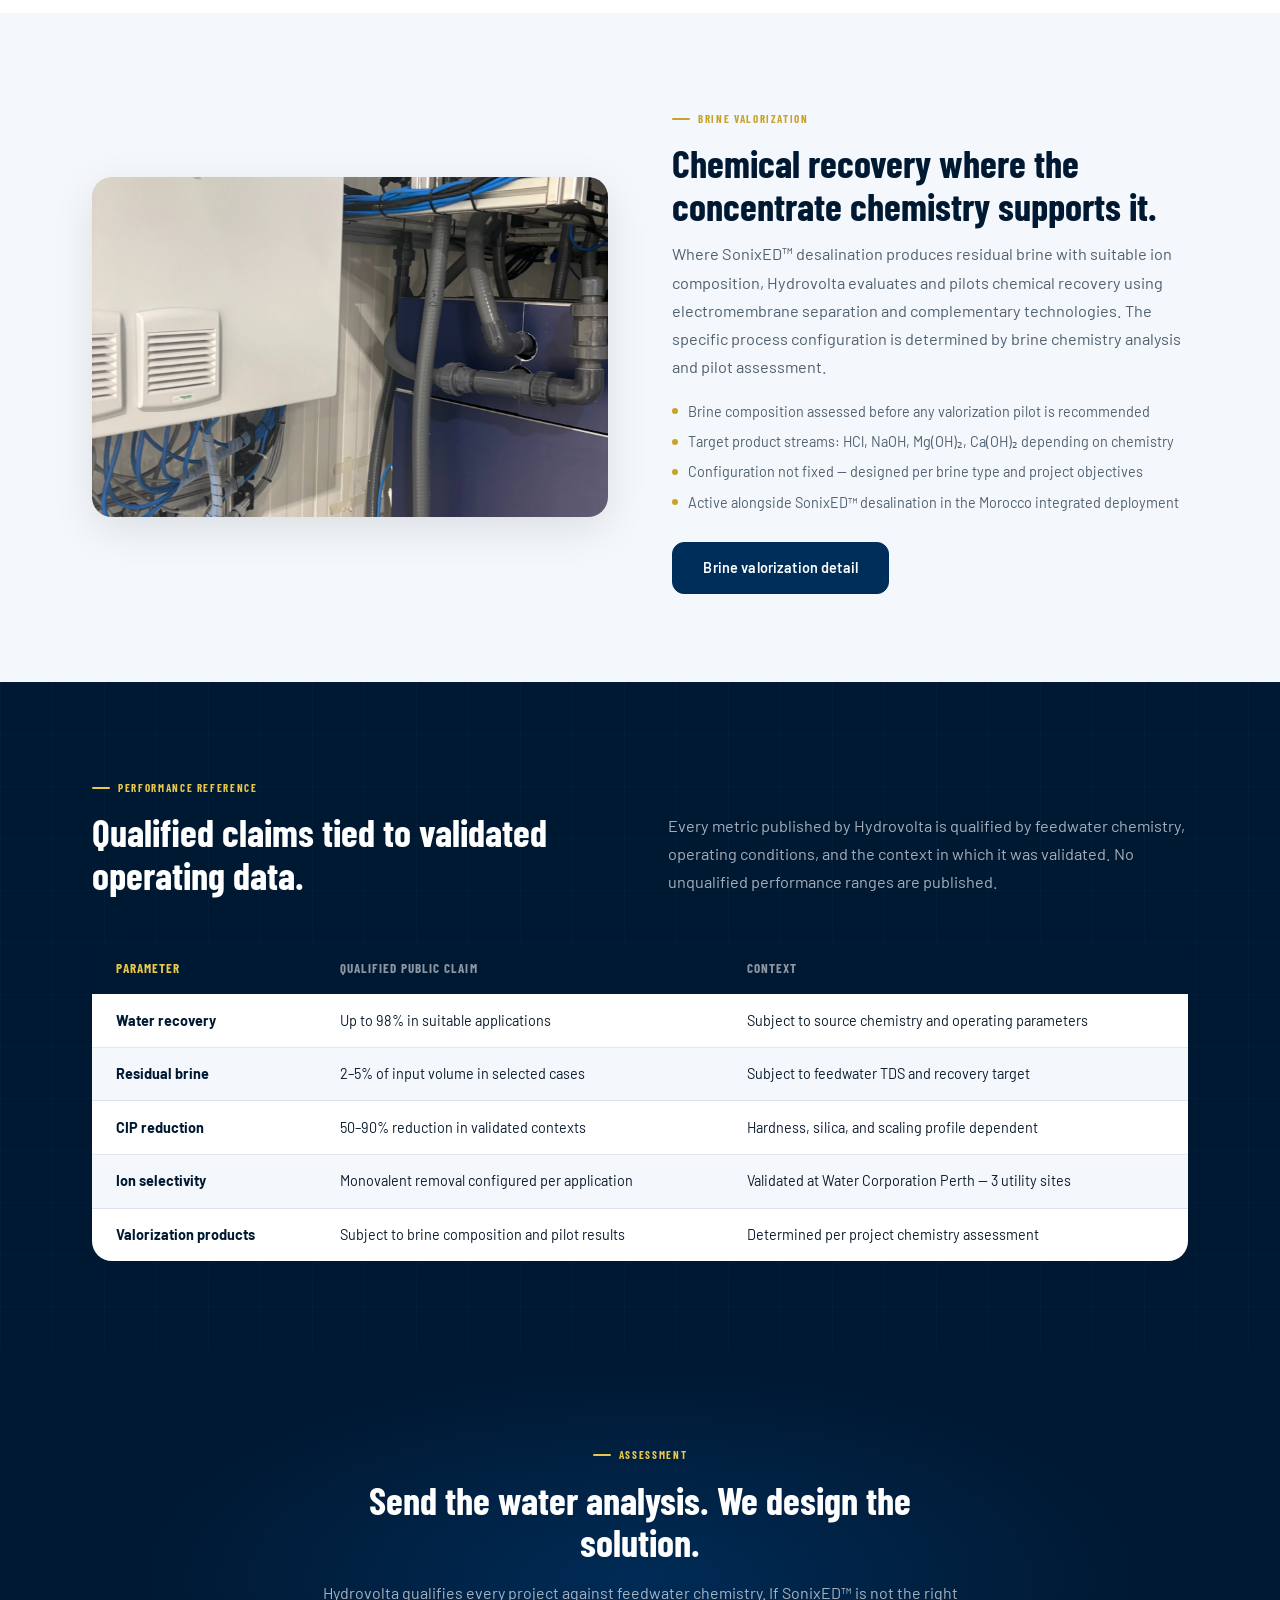
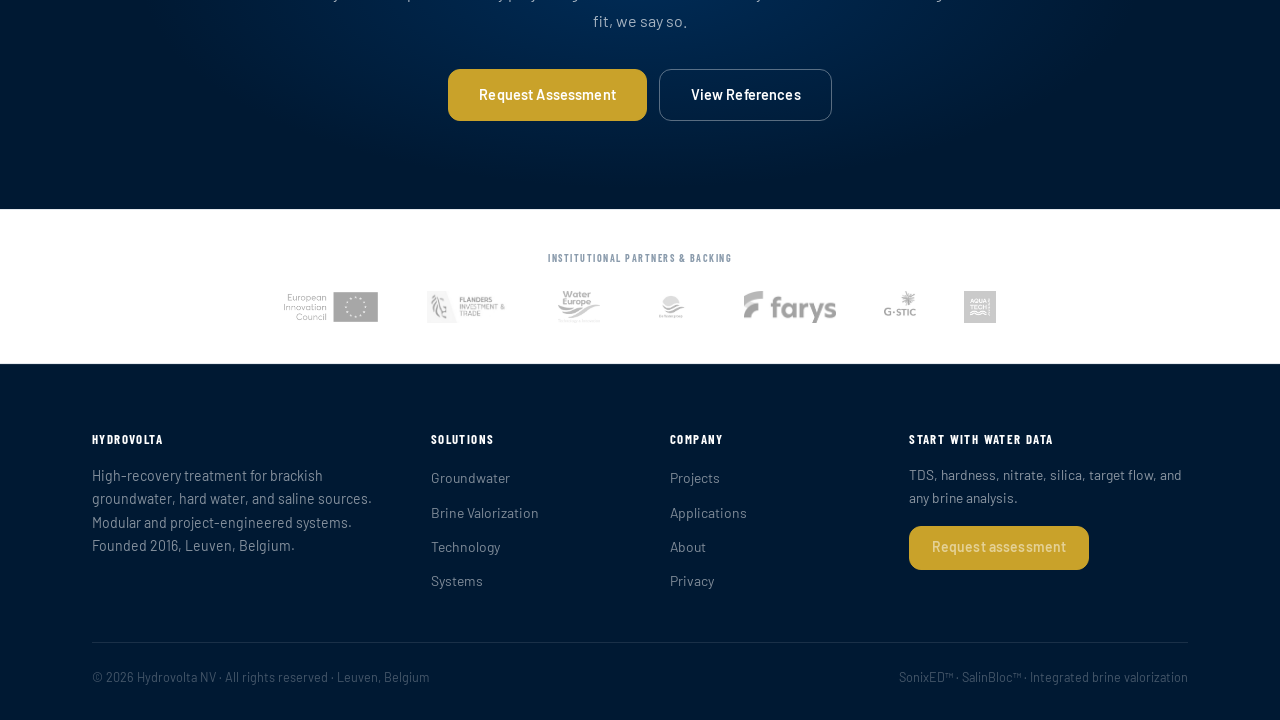
<file: technology.html>
<!DOCTYPE html><html lang="en"><head><meta charset="UTF-8"/><meta name="viewport" content="width=device-width,initial-scale=1.0"/><meta name="description" content="SonixED EDR-ultrasound for high-recovery groundwater desalination. Integrated brine valorization pathways. Patent granted 2021. VITO, CNR institutional research."/><title>Technology | Hydrovolta</title><link rel="canonical" href="https://hydrovolta.com/technology.html"/><meta property="og:title" content="Technology | Hydrovolta"/><meta property="og:description" content="SonixED EDR-ultrasound for high-recovery groundwater desalination. Integrated brine valorization pathways. Patent granted 2021. VITO, CNR institutional research."/><meta property="og:image" content="https://hydrovolta.com/images/hydrovolta_logo-OG.webp"/><meta name="twitter:card" content="summary_large_image"/><link rel="icon" href="images/favicon.ico"/><link rel="preconnect" href="https://fonts.googleapis.com"/><link rel="preconnect" href="https://fonts.gstatic.com" crossorigin/><link href="https://fonts.googleapis.com/css2?family=Barlow+Condensed:wght@400;500;600;700;800&family=Barlow:ital,wght@0,300;0,400;0,500;0,600;1,400&display=swap" rel="stylesheet"/><link rel="stylesheet" href="css/site.css"/></head><body><a class="skip" href="#main">Skip to content</a>
<div class="topbar">Groundwater desalination &middot; Brine valorization where chemistry and economics support it &middot; Projects, pilots and pipeline across four continents</div>
<nav class="nav" aria-label="Main navigation"><div class="nav__in"><a class="brand" href="index.html"><span class="brand__mark"><svg viewBox="0 0 24 24" width="17" height="17" fill="none" stroke="currentColor" stroke-width="2" stroke-linecap="round" stroke-linejoin="round"><path d="M12 2c-5.33 4.55-8 8.48-8 11.8a8 8 0 0 0 16 0c0-3.32-2.67-7.25-8-11.8z"/></svg></span><span>Hydrovolta</span></a>
<div class="nav__links" id="nav-links"><a href="index.html">Home</a><a href="groundwater.html">Groundwater</a><a href="brine-valorization.html">Brine Valorization</a><a href="technology.html">Technology</a><a href="systems.html">Systems</a><a href="applications.html">Applications</a><a href="projects.html">Projects</a><a href="about.html">About</a><a class="btn btn--navy btn--sm" href="contact.html">Request Assessment</a></div>
<button class="menu" id="menu-btn" aria-label="Toggle navigation" aria-expanded="false"><svg width="22" height="22" viewBox="0 0 24 24" fill="none" stroke="currentColor" stroke-width="2" stroke-linecap="round" stroke-linejoin="round"><path d="M3 12h18M3 6h18M3 18h18"/></svg></button></div></nav>
<main id="main">
<section class="hero hero--split">
  <div class="hero__copy">
    <span class="kicker">Technology</span>
    <h1>Eight years of validated science. Deployed and operating.</h1>
    <p class="lead" style="margin-top:1.25rem;max-width:48ch">SonixED&trade; integrates electrodialysis reversal, ultrasound-assisted scaling control, and a selective membrane coating into one automated platform. Developed through institutional research partnerships including VITO, CNR and others. Patent granted 2021. Active in Morocco and Perth.</p>
    <div class="actions"><a class="btn btn--gold" href="contact.html">Discuss your application</a><a class="btn btn--out" href="systems.html">View systems</a></div>
  </div>
  <div class="hero__visual hero__visual--right">
    <img src="images/team_working.webp" alt="Hydrovolta engineers working on SonixED membrane treatment system" fetchpriority="high">
  </div>
</section>

<section class="section">
  <div class="wrap">
    <div class="head"><div class="rv"><span class="ey">SonixED&trade;</span><h2>Three integrated mechanisms. One validated platform.</h2></div>
    <p class="lead rv d1">Each component of SonixED&trade; addresses a specific failure mode of conventional membrane treatment in the 1,500&ndash;20,000&thinsp;ppm TDS brackish range. Together they deliver recovery and scaling resistance that individual technologies cannot achieve independently.</p></div>
    <div class="grid--3">
      <article class="card rv"><div class="num">01</div><h3>Electrodialysis Reversal (EDR)</h3>
        <p>Electric potential drives dissolved ions through ion-exchange membranes. Unlike reverse osmosis, water does not pass through the membrane &mdash; ions do. Periodic polarity reversal cleans membranes in-situ without chemical intervention, enabling stable performance across variable feed salinity.</p>
        <ul class="list" style="margin-top:1rem"><li>Stable output under variable TDS feed conditions</li><li>Polarity reversal eliminates chemical CIP dependency</li><li>Lower hydraulic pressure than RO &mdash; reduced energy at low-to-medium TDS</li></ul>
      </article>
      <article class="card rv d1"><div class="num">02</div><h3>Ultrasound Integration (Patent 2021)</h3>
        <p>Hydrovolta&rsquo;s granted patent integrates ultrasound transducers directly at the membrane surface. Acoustic cavitation continuously disrupts scale nucleation and prevents silica fouling &mdash; addressing the primary failure mode of hard-water and silica-laden sources that defeats conventional membrane systems.</p>
        <ul class="list" style="margin-top:1rem"><li>Acoustic cavitation prevents calcium, magnesium and silica scale</li><li>50&ndash;90% reduction in CIP cycles in validated operating contexts</li><li>Extended membrane operational lifespan</li></ul>
      </article>
      <article class="card rv d2"><div class="num">03</div><h3>Custom Membrane Coating</h3>
        <p>A proprietary membrane coating enables monovalent ion selectivity. The system removes nitrate, sodium, chloride, and fluoride while retaining beneficial calcium and magnesium. Output meets drinking water and agricultural standards without full demineralisation or downstream remineralisation.</p>
        <ul class="list" style="margin-top:1rem"><li>Selective nitrate removal &mdash; validated at Water Corporation Perth (3 utility sites)</li><li>Mineral-balanced output &mdash; no post-treatment cost</li><li>Configurable per application ion targets</li></ul>
      </article>
    </div>
  </div>
</section>

<section class="section section--soft">
  <div class="wrap">
    <div class="split rv">
      <div class="split__image"><img src="images/portrait_stack_withlogo.webp" alt="SonixED membrane stack with Hydrovolta branding inside container" loading="lazy"></div>
      <div>
        <span class="ey">Brine valorization</span>
        <h2>Chemical recovery where the concentrate chemistry supports it.</h2>
        <p class="lead">Where SonixED&trade; desalination produces residual brine with suitable ion composition, Hydrovolta evaluates and pilots chemical recovery using electromembrane separation and complementary technologies. The specific process configuration is determined by brine chemistry analysis and pilot assessment.</p>
        <ul class="list" style="margin-top:1.25rem">
          <li>Brine composition assessed before any valorization pilot is recommended</li>
          <li>Target product streams: HCl, NaOH, Mg(OH)&#8322;, Ca(OH)&#8322; depending on chemistry</li>
          <li>Configuration not fixed &mdash; designed per brine type and project objectives</li>
          <li>Active alongside SonixED&trade; desalination in the Morocco integrated deployment</li>
        </ul>
        <div class="actions"><a class="btn btn--navy" href="brine-valorization.html">Brine valorization detail</a></div>
      </div>
    </div>
  </div>
</section>

<section class="section section--dark">
  <div class="wrap" style="position:relative;z-index:1">
    <div class="head"><div class="rv"><span class="ey ey--lt">Performance reference</span><h2 style="color:var(--w)">Qualified claims tied to validated operating data.</h2></div>
    <p class="lead rv d1" style="color:rgba(255,255,255,.65)">Every metric published by Hydrovolta is qualified by feedwater chemistry, operating conditions, and the context in which it was validated. No unqualified performance ranges are published.</p></div>
    <table class="table rv">
      <thead><tr><th>Parameter</th><th>Qualified public claim</th><th>Context</th></tr></thead>
      <tbody>
        <tr><td>Water recovery</td><td>Up to 98% in suitable applications</td><td>Subject to source chemistry and operating parameters</td></tr>
        <tr><td>Residual brine</td><td>2&ndash;5% of input volume in selected cases</td><td>Subject to feedwater TDS and recovery target</td></tr>
        <tr><td>CIP reduction</td><td>50&ndash;90% reduction in validated contexts</td><td>Hardness, silica, and scaling profile dependent</td></tr>
        <tr><td>Ion selectivity</td><td>Monovalent removal configured per application</td><td>Validated at Water Corporation Perth &mdash; 3 utility sites</td></tr>
        <tr><td>Valorization products</td><td>Subject to brine composition and pilot results</td><td>Determined per project chemistry assessment</td></tr>
      </tbody>
    </table>
  </div>
</section>

<section class="cta-strip"><div class="cta-strip__in"><span class="ey ey--lt">Assessment</span>
  <h2>Send the water analysis. We design the solution.</h2>
  <p>Hydrovolta qualifies every project against feedwater chemistry. If SonixED&trade; is not the right fit, we say so.</p>
  <div class="actions"><a class="btn btn--gold" href="contact.html">Request Assessment</a><a class="btn btn--ghost" href="projects.html">View References</a></div>
</div></section>
</main><section class="logos"><div class="wrap"><p>Institutional partners &amp; backing</p><div class="logos__row"><img src="images/EIC_logo.webp" alt="EIC" loading="lazy"><img src="images/flanders_logo.webp" alt="Flanders" loading="lazy"><img src="images/watereu_logo.webp" alt="Water Europe" loading="lazy"><img src="images/watergroep_logo.webp" alt="De Watergroep" loading="lazy"><img src="images/farys_logo.webp" alt="Farys" loading="lazy"><img src="images/GSTIC_logo.webp" alt="GSTIC" loading="lazy"><img src="images/aquatech_logo.webp" alt="Aquatech" loading="lazy"></div></div></section><footer class="footer"><div class="wrap"><div class="footer__grid"><div><h4>Hydrovolta</h4><p>High-recovery treatment for brackish groundwater, hard water, and saline sources. Modular and project-engineered systems. Founded 2016, Leuven, Belgium.</p></div><div><h4>Solutions</h4><ul><li><a href="groundwater.html">Groundwater</a></li><li><a href="brine-valorization.html">Brine Valorization</a></li><li><a href="technology.html">Technology</a></li><li><a href="systems.html">Systems</a></li></ul></div><div><h4>Company</h4><ul><li><a href="projects.html">Projects</a></li><li><a href="applications.html">Applications</a></li><li><a href="about.html">About</a></li><li><a href="privacy.html">Privacy</a></li></ul></div><div><h4>Start with water data</h4><p>TDS, hardness, nitrate, silica, target flow, and any brine analysis.</p><p style="margin-top:1rem"><a class="btn btn--gold btn--sm" href="contact.html">Request assessment</a></p></div></div><div class="footer__bottom"><p>&copy; <span data-year></span> Hydrovolta NV &middot; All rights reserved &middot; Leuven, Belgium</p><p>SonixED&trade; &middot; SalinBloc&trade; &middot; Integrated brine valorization</p></div></div></footer><script src="js/site.js"></script></body></html>
</file>
<file: css/site.css>
:root{
  --n1:#001933;--n2:#002e5a;--n3:#003d78;
  --g:#c9a22a;--gl:#e8c84a;--gxl:#f5e9b8;
  --w:#fff;--s:#f4f7fb;--s2:#e8eef7;
  --b:rgba(0,46,90,.1);--bd:rgba(255,255,255,.1);
  --t:#0b1c2e;--m:#4f6070;--l:#8a9bac;
  --fd:'Barlow Condensed',sans-serif;
  --fb:'Barlow',sans-serif;
  --mx:1160px;
  --ease:cubic-bezier(.4,0,.2,1);
  --tr:.25s var(--ease);
  --r:12px;--rl:20px;--rxl:28px;
}
*,*::before,*::after{box-sizing:border-box;margin:0;padding:0}
html{scroll-behavior:smooth}
body{font-family:var(--fb);font-size:16px;line-height:1.65;color:var(--t);background:var(--w);-webkit-font-smoothing:antialiased}
img{max-width:100%;height:auto;display:block}
a{color:inherit;text-decoration:none}
ul{list-style:none}
button{font-family:inherit;cursor:pointer;border:none;background:none}
input,select,textarea{font-family:inherit}
h1,h2,h3{font-family:var(--fd);font-weight:700;line-height:1.1;color:var(--n1)}
h1{font-size:clamp(2.2rem,5vw,3.6rem);font-weight:800;letter-spacing:-.015em}
h2{font-size:clamp(1.6rem,3vw,2.4rem)}
h3{font-size:1.2rem}

.skip{position:absolute;top:-100px;left:1rem;background:var(--g);color:var(--w);padding:.5rem 1rem;border-radius:var(--r);z-index:9999;font-weight:700;font-size:.85rem;transition:top .2s}
.skip:focus{top:1rem}
.wrap{max-width:var(--mx);margin:0 auto;padding:0 2rem}

/* Eyebrow */
.ey{display:inline-flex;align-items:center;gap:.5rem;font-family:var(--fd);font-size:11px;font-weight:700;letter-spacing:.15em;text-transform:uppercase;color:var(--g);margin-bottom:.9rem}
.ey::before{content:'';width:18px;height:2px;background:currentColor;border-radius:2px;flex-shrink:0}
.ey--lt{color:var(--gl)}.ey--lt::before{background:var(--gl)}
.kicker{display:inline-block;font-family:var(--fd);font-size:11px;font-weight:700;letter-spacing:.14em;text-transform:uppercase;color:var(--g);margin-bottom:.85rem}

/* Buttons */
.btn{display:inline-flex;align-items:center;gap:.5rem;padding:.82rem 1.9rem;font-family:var(--fb);font-size:.9rem;font-weight:600;border-radius:var(--r);transition:var(--tr);white-space:nowrap;letter-spacing:.01em;cursor:pointer;border:1.5px solid transparent}
.btn svg{width:15px;height:15px;flex-shrink:0}
.btn--gold{background:var(--g);color:var(--w);border-color:var(--g)}.btn--gold:hover{background:#a88320;border-color:#a88320}
.btn--navy{background:var(--n2);color:var(--w);border-color:var(--n2)}.btn--navy:hover{background:var(--n1);border-color:var(--n1)}
.btn--out{border-color:var(--n2);color:var(--n2)}.btn--out:hover{background:var(--n2);color:var(--w)}
.btn--ghost{border-color:rgba(255,255,255,.35);color:var(--w)}.btn--ghost:hover{border-color:rgba(255,255,255,.65);background:rgba(255,255,255,.08)}
.btn--sm{padding:.6rem 1.35rem;font-size:.84rem}
.actions{display:flex;gap:.75rem;flex-wrap:wrap;margin-top:1.75rem}

/* Topbar */
.topbar{background:var(--n1);color:rgba(255,255,255,.68);font-family:var(--fd);font-size:11px;font-weight:600;letter-spacing:.1em;text-transform:uppercase;padding:.6rem 2rem;text-align:center;border-bottom:1px solid rgba(255,255,255,.07)}

/* Nav */
.nav{position:sticky;top:0;z-index:100;background:rgba(255,255,255,.96);backdrop-filter:blur(16px);-webkit-backdrop-filter:blur(16px);border-bottom:1px solid var(--b)}
.nav__in{max-width:var(--mx);margin:0 auto;padding:.9rem 2rem;display:flex;align-items:center;justify-content:space-between;gap:1.5rem}
.brand{display:flex;align-items:center;gap:.65rem;font-family:var(--fd);font-size:1.45rem;font-weight:800;color:var(--n1);letter-spacing:-.01em;flex-shrink:0}
.brand__mark{width:32px;height:32px;border-radius:8px;background:linear-gradient(135deg,var(--n2),var(--n3));display:flex;align-items:center;justify-content:center;color:var(--gl)}
.nav__links{display:flex;align-items:center;gap:1.5rem}
.nav__links a{font-size:.86rem;font-weight:600;color:var(--m);transition:var(--tr);white-space:nowrap}
.nav__links a:hover,.nav__links a[aria-current="page"]{color:var(--n2)}
.nav__links a[aria-current="page"]{border-bottom:2px solid var(--g);padding-bottom:2px}
.menu{display:none;padding:.5rem;color:var(--n2)}

/* Hero */
.hero{background:var(--w);border-bottom:1px solid var(--b);padding:5rem 2rem;overflow:hidden;position:relative}
.hero::before{content:'';position:absolute;inset:0;background:radial-gradient(ellipse 55% 60% at 85% 30%,rgba(0,61,120,.04),transparent 65%),radial-gradient(ellipse 40% 50% at 10% 80%,rgba(201,162,42,.04),transparent 55%);pointer-events:none}
.hero--dark{background:var(--n1);border-bottom:none}
.hero--dark h1{color:var(--w)}
.hero--dark .lead{color:rgba(255,255,255,.68)}
.hero--dark .kicker{color:var(--gl)}
.hero__in{max-width:var(--mx);margin:0 auto;display:grid;grid-template-columns:1.1fr .9fr;gap:4.5rem;align-items:center;position:relative;z-index:1}
.hero__in--wide{grid-template-columns:1fr;max-width:820px;text-align:center}
.hero__in--wide .actions{justify-content:center}
.hero__media{border-radius:var(--rl);overflow:hidden;box-shadow:0 24px 64px rgba(0,0,0,.14)}
.hero__media img{width:100%;height:380px;object-fit:cover}

/* Proof / badges */
.badges{display:flex;flex-wrap:wrap;gap:.45rem;margin-bottom:1.6rem}
.badge{font-family:var(--fd);font-size:10px;font-weight:700;letter-spacing:.09em;text-transform:uppercase;padding:.25rem .7rem;border:1px solid var(--b);border-radius:999px;color:var(--m);background:var(--s)}
.proof{display:flex;gap:2.5rem;flex-wrap:wrap;padding-top:2rem;border-top:1px solid var(--b);margin-top:2rem}
.proof div strong{display:block;font-family:var(--fd);font-size:1.5rem;font-weight:800;color:var(--n1);line-height:1}
.proof div span{font-size:.76rem;color:var(--l);display:block;margin-top:.2rem;max-width:18ch}
.proof--lt div strong{color:var(--w)}
.proof--lt{border-top-color:rgba(255,255,255,.12)}
.proof--lt div span{color:rgba(255,255,255,.45)}

/* Lead */
.lead{font-size:1.02rem;line-height:1.72;color:var(--m);margin-top:.85rem}
.lead--lt{color:rgba(255,255,255,.68)}
.lead + .lead{margin-top:.65rem}

/* Sections */
.section{padding:5.5rem 2rem}
.section--soft{background:var(--s)}
.section--dark{background:var(--n1);position:relative;overflow:hidden}
.section--dark::before{content:'';position:absolute;inset:0;background-image:linear-gradient(rgba(255,255,255,.016) 1px,transparent 1px),linear-gradient(90deg,rgba(255,255,255,.016) 1px,transparent 1px);background-size:52px 52px;pointer-events:none}
.section--dark h2{color:var(--w)}
.section--dark .lead{color:rgba(255,255,255,.65)}
.section--dark .ey{color:var(--gl)}.section--dark .ey::before{background:var(--gl)}

/* Head pattern */
.head{display:grid;grid-template-columns:1fr 1fr;gap:3.5rem;align-items:end;margin-bottom:3rem}
.head .lead{margin-top:0}

/* Split */
.split{display:grid;grid-template-columns:1fr 1fr;gap:4rem;align-items:center}
.split--start{align-items:start}
.split__image{border-radius:var(--rl);overflow:hidden;box-shadow:0 12px 40px rgba(0,0,0,.1)}
.split__image img{width:100%;height:340px;object-fit:cover}

/* Grid */
.grid--2{display:grid;grid-template-columns:repeat(2,1fr);gap:1.5rem}
.grid--3{display:grid;grid-template-columns:repeat(3,1fr);gap:1.5rem}
.grid--4{display:grid;grid-template-columns:repeat(4,1fr);gap:1.25rem}

/* Cards */
.card{background:var(--w);border:1px solid var(--b);border-radius:var(--rl);padding:2rem 1.75rem;transition:var(--tr)}
.card:hover{border-color:var(--n3);box-shadow:0 8px 32px rgba(0,46,90,.09);transform:translateY(-3px)}
.card h3{font-family:var(--fd);font-size:1.15rem;font-weight:700;color:var(--n1);margin-bottom:.65rem}
.card p{font-size:.9rem;color:var(--m);line-height:1.65}
.card--soft{background:var(--s);border-color:transparent}
.card--dark{background:rgba(255,255,255,.05);border-color:rgba(255,255,255,.1)}
.card--dark:hover{background:rgba(255,255,255,.08);border-color:rgba(255,255,255,.2);transform:translateY(-3px)}
.card--dark h3{color:var(--w)}
.card--dark p{color:rgba(255,255,255,.6)}
.card--image{padding:0;overflow:hidden}
.card--image img{width:100%;height:200px;object-fit:cover}
.card__body{padding:1.5rem 1.75rem}
.card__body h3{margin-bottom:.4rem}

/* Spec table */
.spec{border-top:1px solid var(--b);margin-top:1.5rem}
.spec div{display:flex;justify-content:space-between;gap:1rem;padding:.7rem 0;border-bottom:1px solid var(--b);font-size:.87rem}
.spec div span:first-child{color:var(--m)}
.spec div span:last-child{font-weight:600;color:var(--n2);text-align:right}

/* Number circles */
.num{width:42px;height:42px;border-radius:10px;background:var(--s2);border:1px solid var(--b);display:flex;align-items:center;justify-content:center;font-family:var(--fd);font-size:.82rem;font-weight:700;color:var(--n2);margin-bottom:1.1rem;flex-shrink:0}
.num--dark{background:rgba(201,162,42,.12);border-color:rgba(201,162,42,.22);color:var(--gl)}

/* List */
.list{margin-top:1.1rem;display:flex;flex-direction:column;gap:.5rem}
.list li{display:flex;align-items:flex-start;gap:.65rem;font-size:.9rem;color:var(--m);line-height:1.55}
.list li::before{content:'';display:inline-block;width:6px;height:6px;border-radius:50%;background:var(--g);margin-top:.52em;flex-shrink:0}
.list--lt li{color:rgba(255,255,255,.65)}
.list--lt li::before{background:var(--gl)}

/* Pill */
.pill{display:inline-flex;font-family:var(--fd);font-size:10px;font-weight:700;letter-spacing:.1em;text-transform:uppercase;padding:.28rem .65rem;border-radius:999px;background:rgba(0,61,120,.08);color:var(--n3);border:1px solid rgba(0,61,120,.15);margin-bottom:1rem}
.pill--gold{background:rgba(201,162,42,.1);color:#7a6010;border-color:rgba(201,162,42,.22)}

/* Status badges */
.status{display:inline-flex;font-family:var(--fd);font-size:10px;font-weight:700;letter-spacing:.09em;text-transform:uppercase;padding:.28rem .65rem;border-radius:3px;margin-bottom:.85rem}
.status--active{background:rgba(34,197,94,.12);color:#15803d;border:1px solid rgba(34,197,94,.22)}
.status--pilot{background:rgba(0,61,120,.08);color:var(--n3);border:1px solid rgba(0,61,120,.16)}
.status--loi{background:rgba(0,61,120,.08);color:var(--n3);border:1px solid rgba(0,61,120,.16)}
.status--mou{background:rgba(201,162,42,.12);color:#7a6010;border:1px solid rgba(201,162,42,.22)}

/* Trust strip */
.trust{background:var(--s);border-bottom:1px solid var(--b);padding:1.5rem 2rem}
.trust__in{max-width:var(--mx);margin:0 auto;display:grid;grid-template-columns:repeat(4,1fr);gap:1rem}
.titem{background:var(--w);border:1px solid var(--b);border-radius:var(--r);padding:1rem 1.25rem;display:flex;align-items:center;gap:.65rem;font-size:.83rem;font-weight:600;color:var(--n2)}
.titem svg{width:18px;height:18px;color:var(--g);flex-shrink:0}

/* Logos */
.logos{padding:2.5rem 0;background:var(--w);border-top:1px solid var(--b);border-bottom:1px solid var(--b);overflow:hidden}
.logos .wrap>p{text-align:center;font-family:var(--fd);font-size:10px;font-weight:700;letter-spacing:.15em;text-transform:uppercase;color:var(--l);margin-bottom:1.5rem}
.logos__row{display:flex;align-items:center;justify-content:center;gap:3rem;flex-wrap:wrap}
.logos__row img{height:32px;width:auto;opacity:.42;filter:grayscale(1);transition:var(--tr)}
.logos__row img:hover{opacity:.82;filter:none}

/* Form */
.formbox{background:rgba(255,255,255,.05);border:1px solid rgba(255,255,255,.12);border-radius:var(--rxl);padding:2.75rem 3rem;position:relative;z-index:1}
.formgrid{display:grid;grid-template-columns:1fr 1fr;gap:1.25rem;margin-top:2rem}
.fg{display:flex;flex-direction:column;gap:.45rem}
.fg.full{grid-column:1/-1}
.fg label{font-family:var(--fd);font-size:.78rem;font-weight:700;letter-spacing:.08em;text-transform:uppercase;color:rgba(255,255,255,.55)}
.fg input,.fg select,.fg textarea{padding:.8rem 1rem;background:rgba(255,255,255,.07);border:1px solid rgba(255,255,255,.14);border-radius:var(--r);color:var(--w);font-family:var(--fb);font-size:.9rem;transition:var(--tr);width:100%}
.fg input::placeholder,.fg textarea::placeholder{color:rgba(255,255,255,.28)}
.fg select option{background:var(--n2);color:var(--w)}
.fg input:focus,.fg select:focus,.fg textarea:focus{outline:none;border-color:rgba(201,162,42,.6);background:rgba(255,255,255,.1)}
.fg textarea{min-height:100px;resize:vertical}
.form-note{text-align:center;margin-top:1.25rem;font-size:.82rem;color:rgba(255,255,255,.3)}

/* Table */
.table{width:100%;border-collapse:separate;border-spacing:0;border-radius:var(--rl);overflow:hidden;box-shadow:0 4px 20px rgba(0,0,0,.07);margin-top:2rem}
.table thead tr{background:var(--n1)}
.table thead th{padding:.9rem 1.5rem;font-family:var(--fd);font-size:.82rem;font-weight:700;letter-spacing:.08em;text-transform:uppercase;color:rgba(255,255,255,.55);text-align:left}
.table thead th:first-child{color:var(--gl)}
.table tbody tr{background:var(--w)}.table tbody tr:nth-child(even){background:var(--s)}
.table td{padding:.9rem 1.5rem;font-size:.9rem;vertical-align:middle;border-bottom:1px solid var(--b)}
.table tbody tr:last-child td{border-bottom:none}
.table td:first-child{font-weight:700;color:var(--n1)}

/* Equation */
.eq{font-family:monospace;font-size:.95rem;background:rgba(255,255,255,.07);border:1px solid rgba(255,255,255,.12);border-radius:var(--r);padding:.75rem 1.25rem;color:var(--gl);margin:.75rem 0;display:block}

/* CTA section */
.cta-strip{padding:5.5rem 2rem;background:var(--n1);position:relative;overflow:hidden;text-align:center}
.cta-strip::before{content:'';position:absolute;inset:0;background:radial-gradient(ellipse 60% 70% at 50%,rgba(0,61,120,.5),transparent 65%);pointer-events:none}
.cta-strip__in{max-width:640px;margin:0 auto;position:relative;z-index:1}
.cta-strip h2{color:var(--w);font-size:clamp(1.8rem,3vw,2.6rem);margin-bottom:1rem}
.cta-strip p{color:rgba(255,255,255,.65);font-size:1rem;line-height:1.72;margin-bottom:2.2rem}
.cta-strip .actions{justify-content:center}
.cta-strip .note{margin-top:1.25rem;font-size:.82rem;color:rgba(255,255,255,.3)}

/* About registry */
.registry{background:var(--w);border:1px solid var(--b);border-radius:var(--rl);overflow:hidden}
.registry__head{background:var(--n1);padding:1.4rem 1.75rem}
.registry__head h3{font-family:var(--fd);font-size:1.05rem;font-weight:700;color:var(--w)}
.rrow{display:flex;justify-content:space-between;gap:1rem;padding:.8rem 1.75rem;border-bottom:1px solid var(--b);font-size:.88rem}
.rrow:last-child{border-bottom:none}
.rrow span:first-child{color:var(--m)}
.rrow span:last-child{font-weight:600;color:var(--n1);text-align:right}

/* Team cards */
.team-grid{display:grid;grid-template-columns:repeat(3,1fr);gap:1.5rem}
.team-card{background:var(--w);border:1px solid var(--b);border-radius:var(--rl);overflow:hidden}
.team-card img{width:100%;height:220px;object-fit:cover}
.team-card__body{padding:1.4rem 1.5rem}
.team-card h3{font-family:var(--fd);font-size:1.1rem;font-weight:700;color:var(--n1);margin-bottom:.2rem}
.team-card .role{font-size:.82rem;font-weight:700;color:var(--g);text-transform:uppercase;letter-spacing:.06em;margin-bottom:.55rem}
.team-card p{font-size:.86rem;color:var(--m);line-height:1.6}

/* Footer */
.footer{background:var(--n1);color:rgba(255,255,255,.55);padding:4rem 2rem 2rem;border-top:1px solid rgba(255,255,255,.07)}
.footer .wrap{}
.footer__grid{display:grid;grid-template-columns:1.5fr 1fr 1fr 1.4fr;gap:2.5rem;padding-bottom:3rem;border-bottom:1px solid var(--bd)}
.footer__grid h4{font-family:var(--fd);font-size:.8rem;font-weight:700;letter-spacing:.11em;text-transform:uppercase;color:var(--w);margin-bottom:.9rem}
.footer__grid>div:first-child p{font-size:.88rem;color:rgba(255,255,255,.52);line-height:1.65}
.footer__grid ul{display:flex;flex-direction:column;gap:.5rem}
.footer__grid a{font-size:.87rem;color:rgba(255,255,255,.5);transition:var(--tr)}
.footer__grid a:hover{color:var(--gl)}
.footer__grid p{font-size:.86rem;margin-bottom:.75rem}
.footer__bottom{display:flex;justify-content:space-between;align-items:center;padding-top:1.5rem;flex-wrap:wrap;gap:.75rem}
.footer__bottom p{font-size:.79rem;color:rgba(255,255,255,.27)}

/* Reveal animations */
.rv{opacity:0;transform:translateY(20px);transition:opacity .6s var(--ease),transform .6s var(--ease)}
.rv.in{opacity:1;transform:none}
.d1{transition-delay:.1s}.d2{transition-delay:.2s}.d3{transition-delay:.3s}.d4{transition-delay:.4s}


/* ── HERO SPLIT (full-bleed image, text constrained) ──────── */
.hero--split{padding:0;display:grid;grid-template-columns:1fr 1fr;min-height:660px;border-bottom:1px solid var(--b);overflow:hidden;background:var(--w)}
.hero__copy{padding:5.5rem 3rem 5.5rem 2rem;display:flex;flex-direction:column;justify-content:center;background:var(--w)}
.hero__visual{position:relative;overflow:hidden;min-height:660px}
.hero__visual img{position:absolute;inset:0;width:100%;height:100%;object-fit:cover;object-position:30% center}
.hero__visual--right img{object-position:center center}
@media(min-width:1160px){.hero__copy{padding-left:calc((100vw - 1160px)/2 + 2rem)}}

/* ── PHOTO STRIP (3-column real photos) ────────────────────── */
.photo-strip{display:grid;grid-template-columns:repeat(3,1fr);gap:1rem;margin-top:3rem}
.photo-strip figure{border-radius:var(--rl);overflow:hidden;margin:0}
.photo-strip img{width:100%;height:260px;object-fit:cover;display:block;transition:transform .5s var(--ease)}
.photo-strip figure:hover img{transform:scale(1.03)}
.photo-strip figcaption{padding:.75rem 1rem;font-size:.8rem;color:var(--m);font-weight:600;background:var(--s)}

/* ── PHOTO PAIR ──────────────────────────────────────────────  */
.photo-pair{display:grid;grid-template-columns:1.3fr 1fr;gap:1rem}
.photo-pair img{width:100%;height:340px;object-fit:cover;border-radius:var(--rl)}

/* Responsive */
@media(max-width:1040px){
  .hero--split{grid-template-columns:1fr;min-height:auto}.hero__visual{min-height:360px}.photo-strip{grid-template-columns:1fr 1fr}.photo-pair{grid-template-columns:1fr}
  .hero__in{grid-template-columns:1fr;gap:3rem}
  .hero__media{max-width:520px}
  .head{grid-template-columns:1fr;gap:1.5rem}
  .split{grid-template-columns:1fr;gap:2.5rem}
  .trust__in{grid-template-columns:1fr 1fr}
  .grid--4{grid-template-columns:1fr 1fr}
  .grid--3{grid-template-columns:1fr 1fr}
  .footer__grid{grid-template-columns:1fr 1fr}
  .team-grid{grid-template-columns:1fr 1fr}
}
@media(max-width:720px){
  .nav__links{display:none;position:absolute;top:100%;left:0;right:0;background:var(--w);border-bottom:1px solid var(--b);flex-direction:column;align-items:stretch;padding:1.5rem 2rem;gap:1rem;box-shadow:0 8px 24px rgba(0,0,0,.08)}
  .nav__links.open{display:flex}
  .nav__links a{border-bottom:1px solid var(--b);padding-bottom:.75rem}
  .nav__links a:last-child{border-bottom:none;margin-top:.5rem}
  .menu{display:block}
  .nav{position:relative}
  .grid--2,.grid--3,.grid--4{grid-template-columns:1fr}
  .trust__in{grid-template-columns:1fr}
  .team-grid{grid-template-columns:1fr}
  .footer__grid{grid-template-columns:1fr}
  .formgrid{grid-template-columns:1fr}
  .proof{gap:1.5rem}
  .hero{padding:3.5rem 2rem}
  .section{padding:4rem 2rem}
}
</file>
